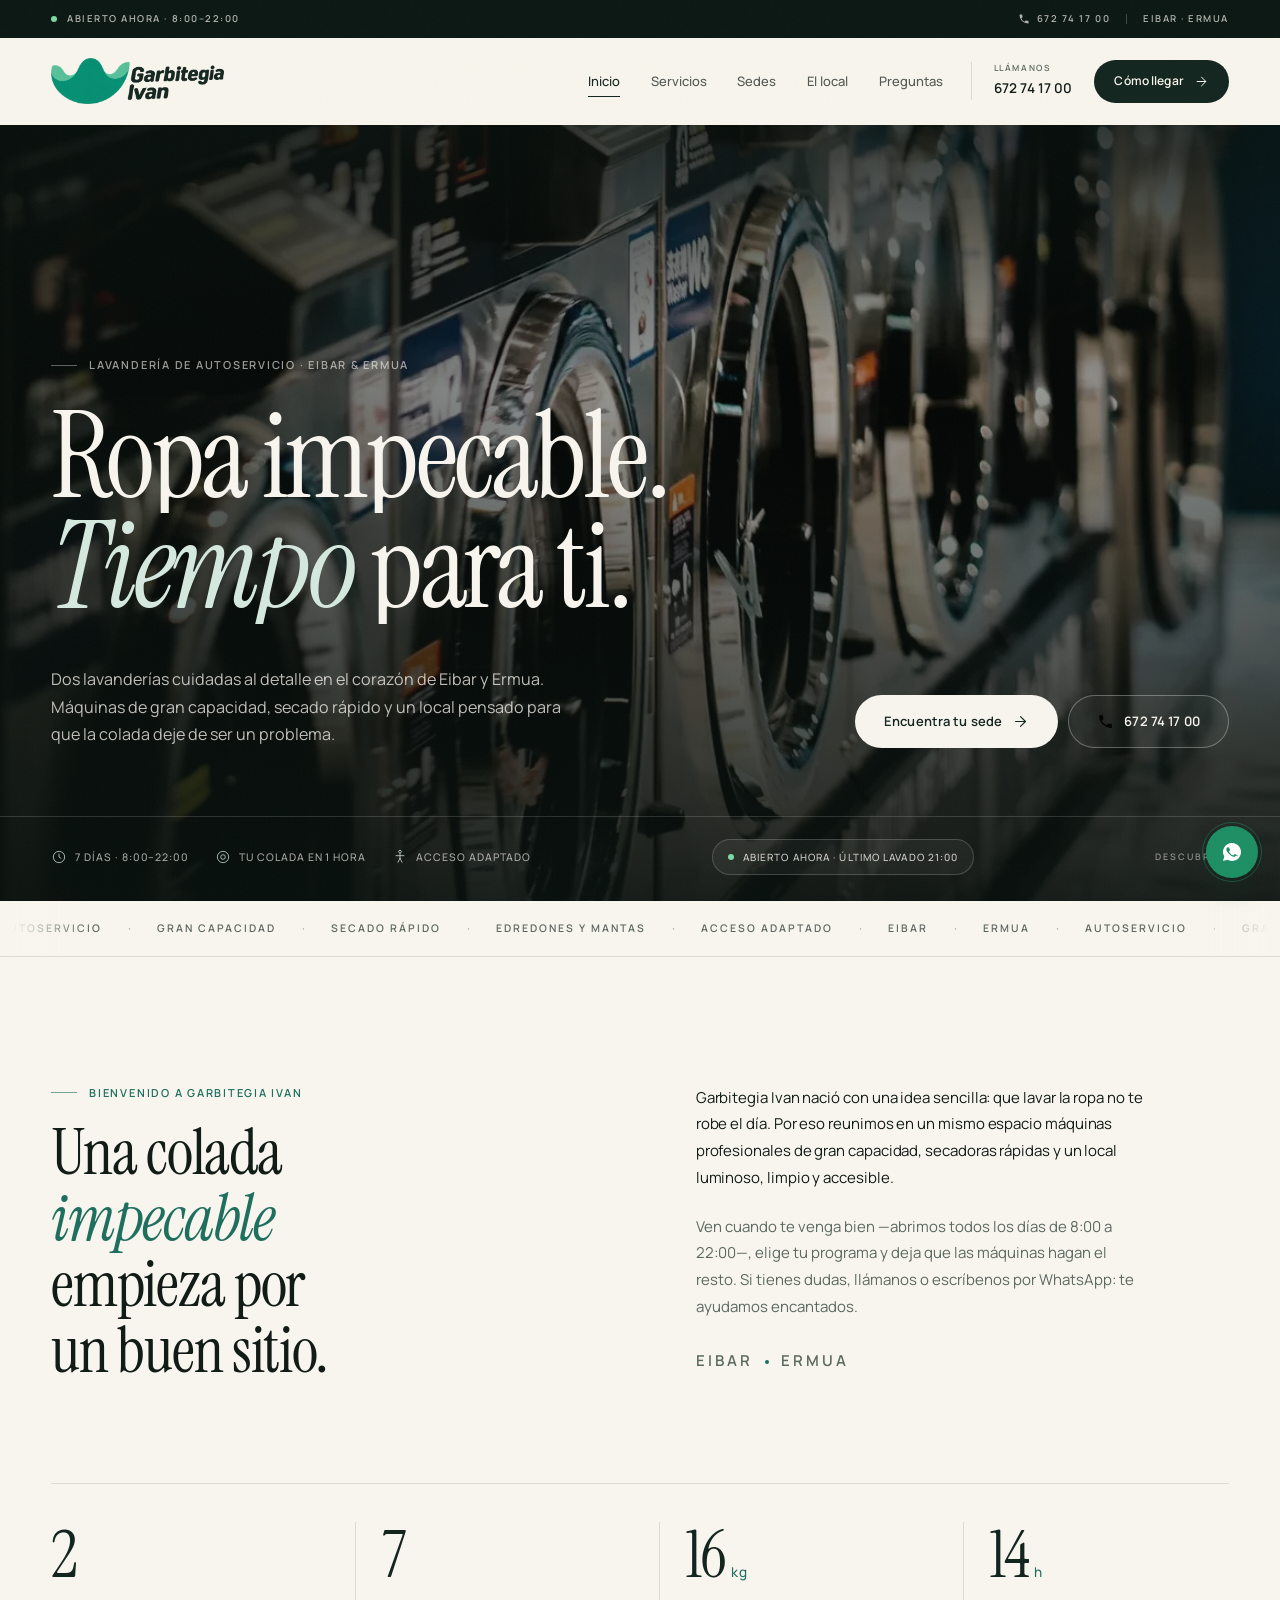
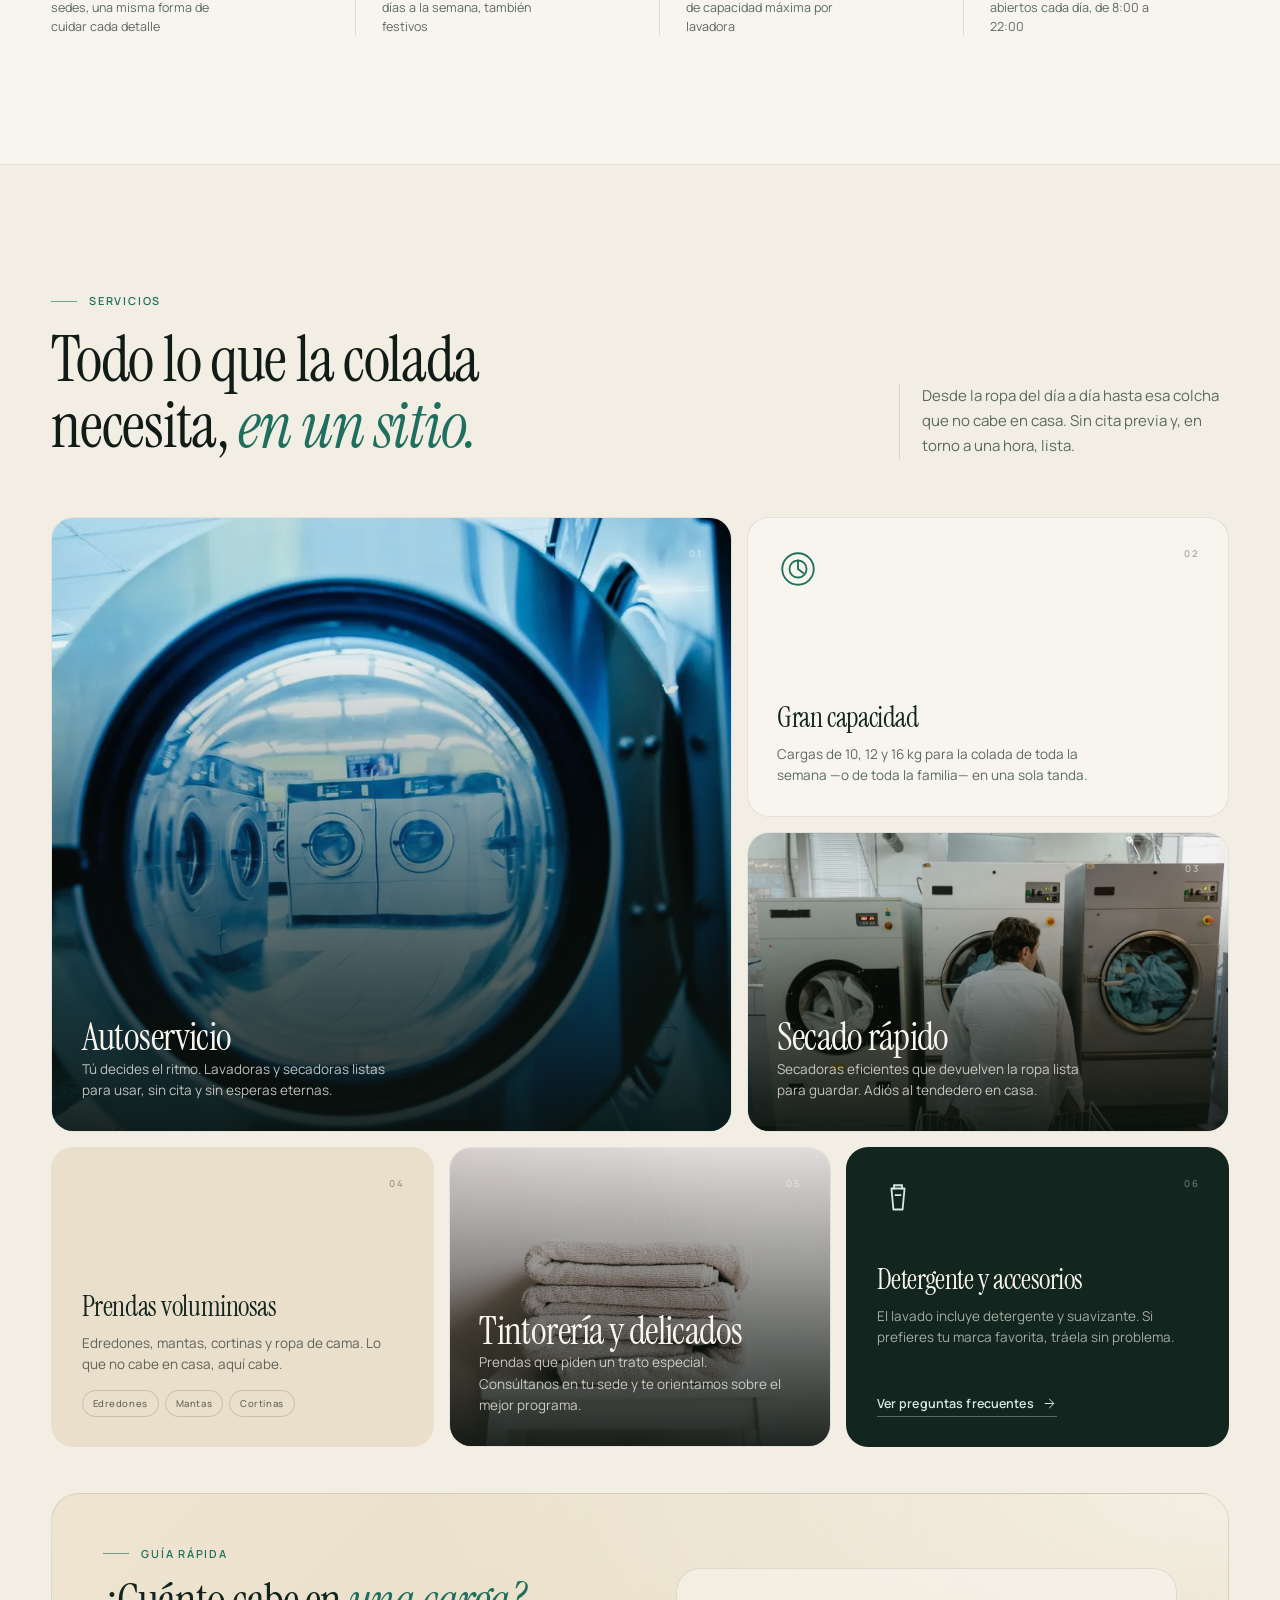
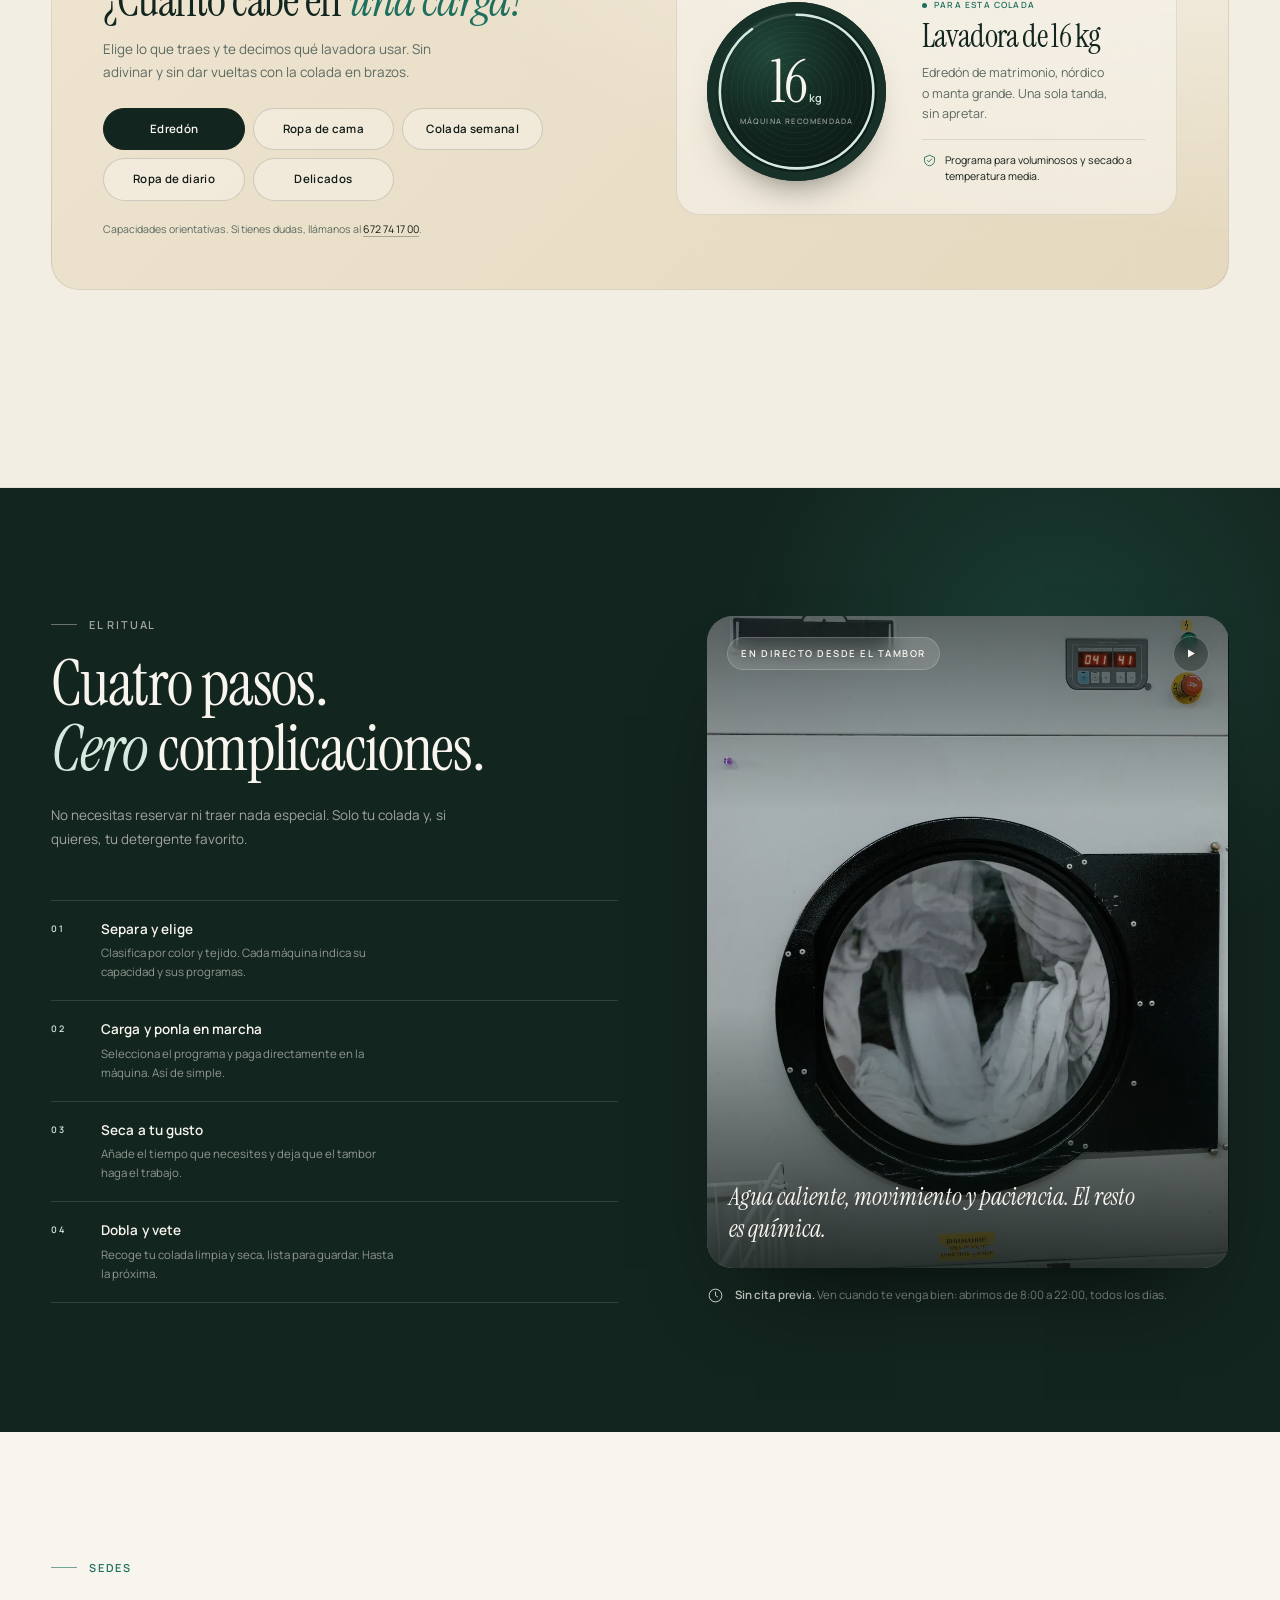
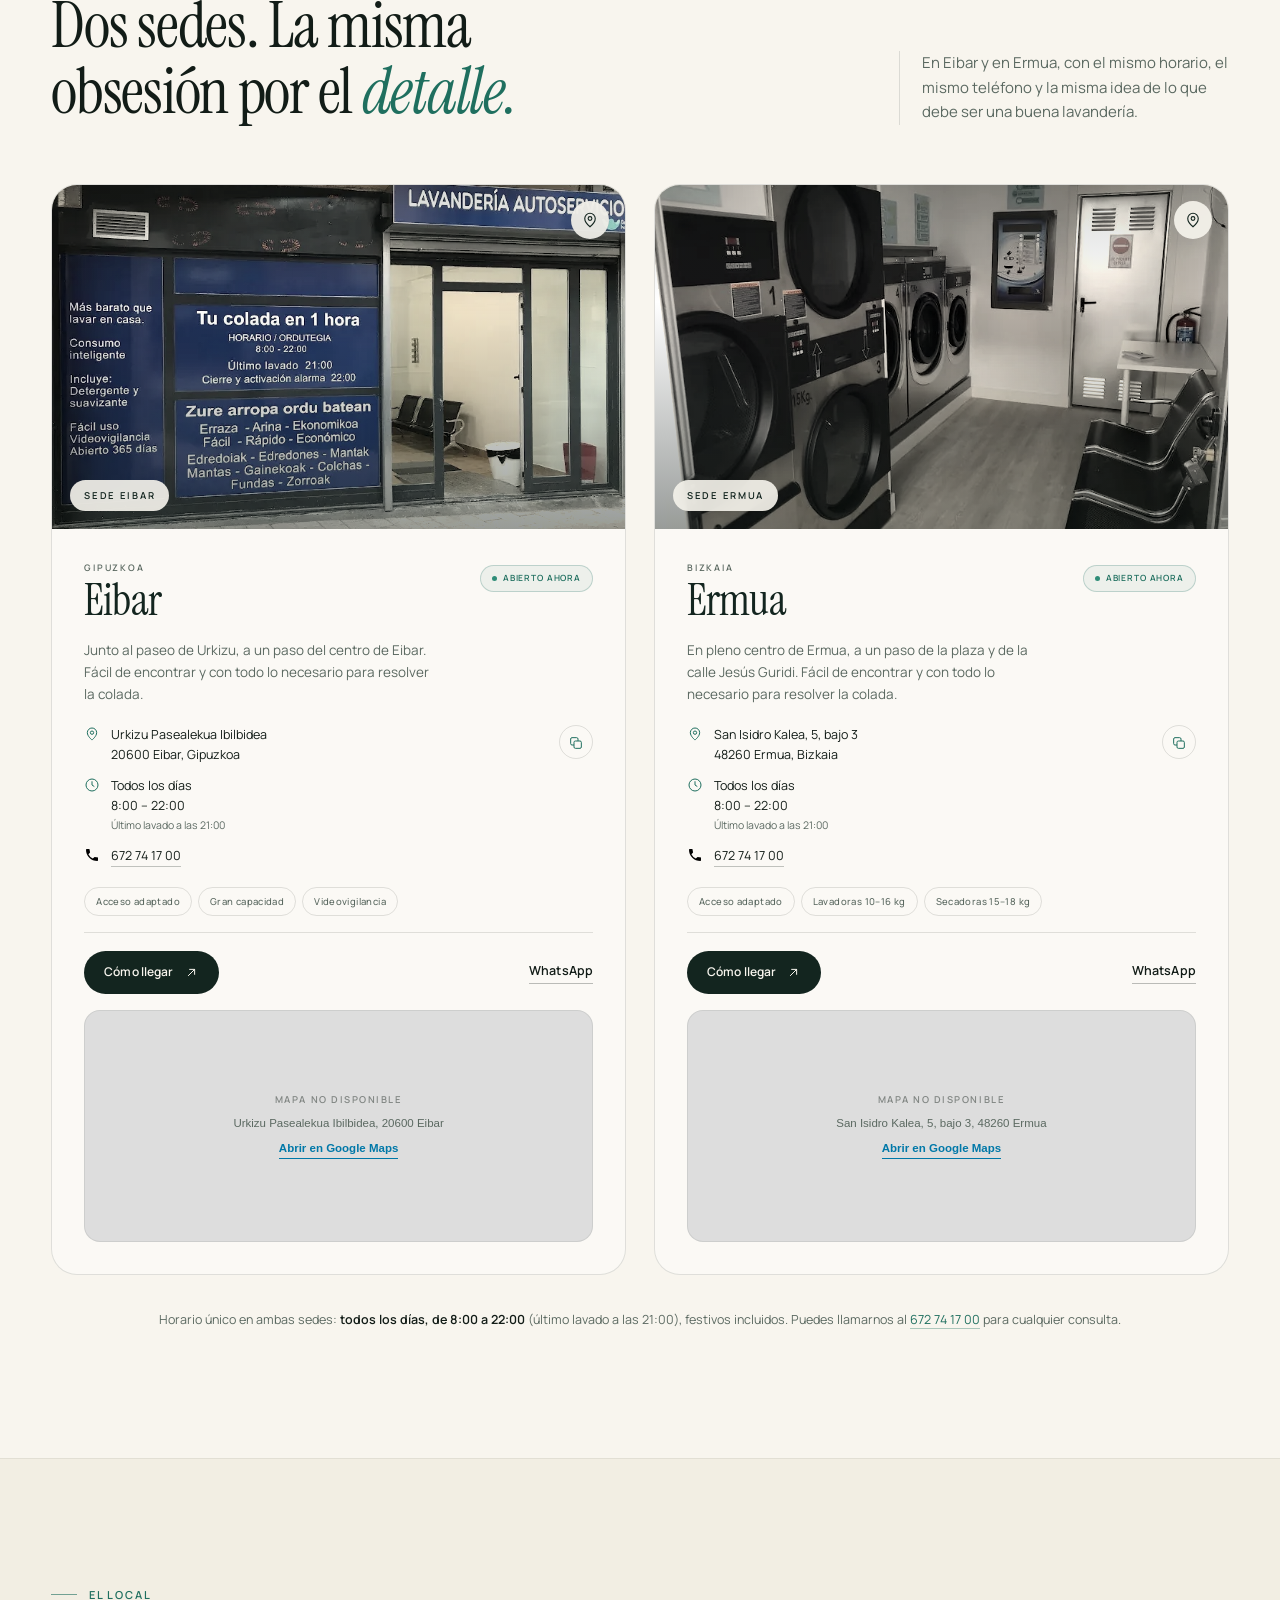
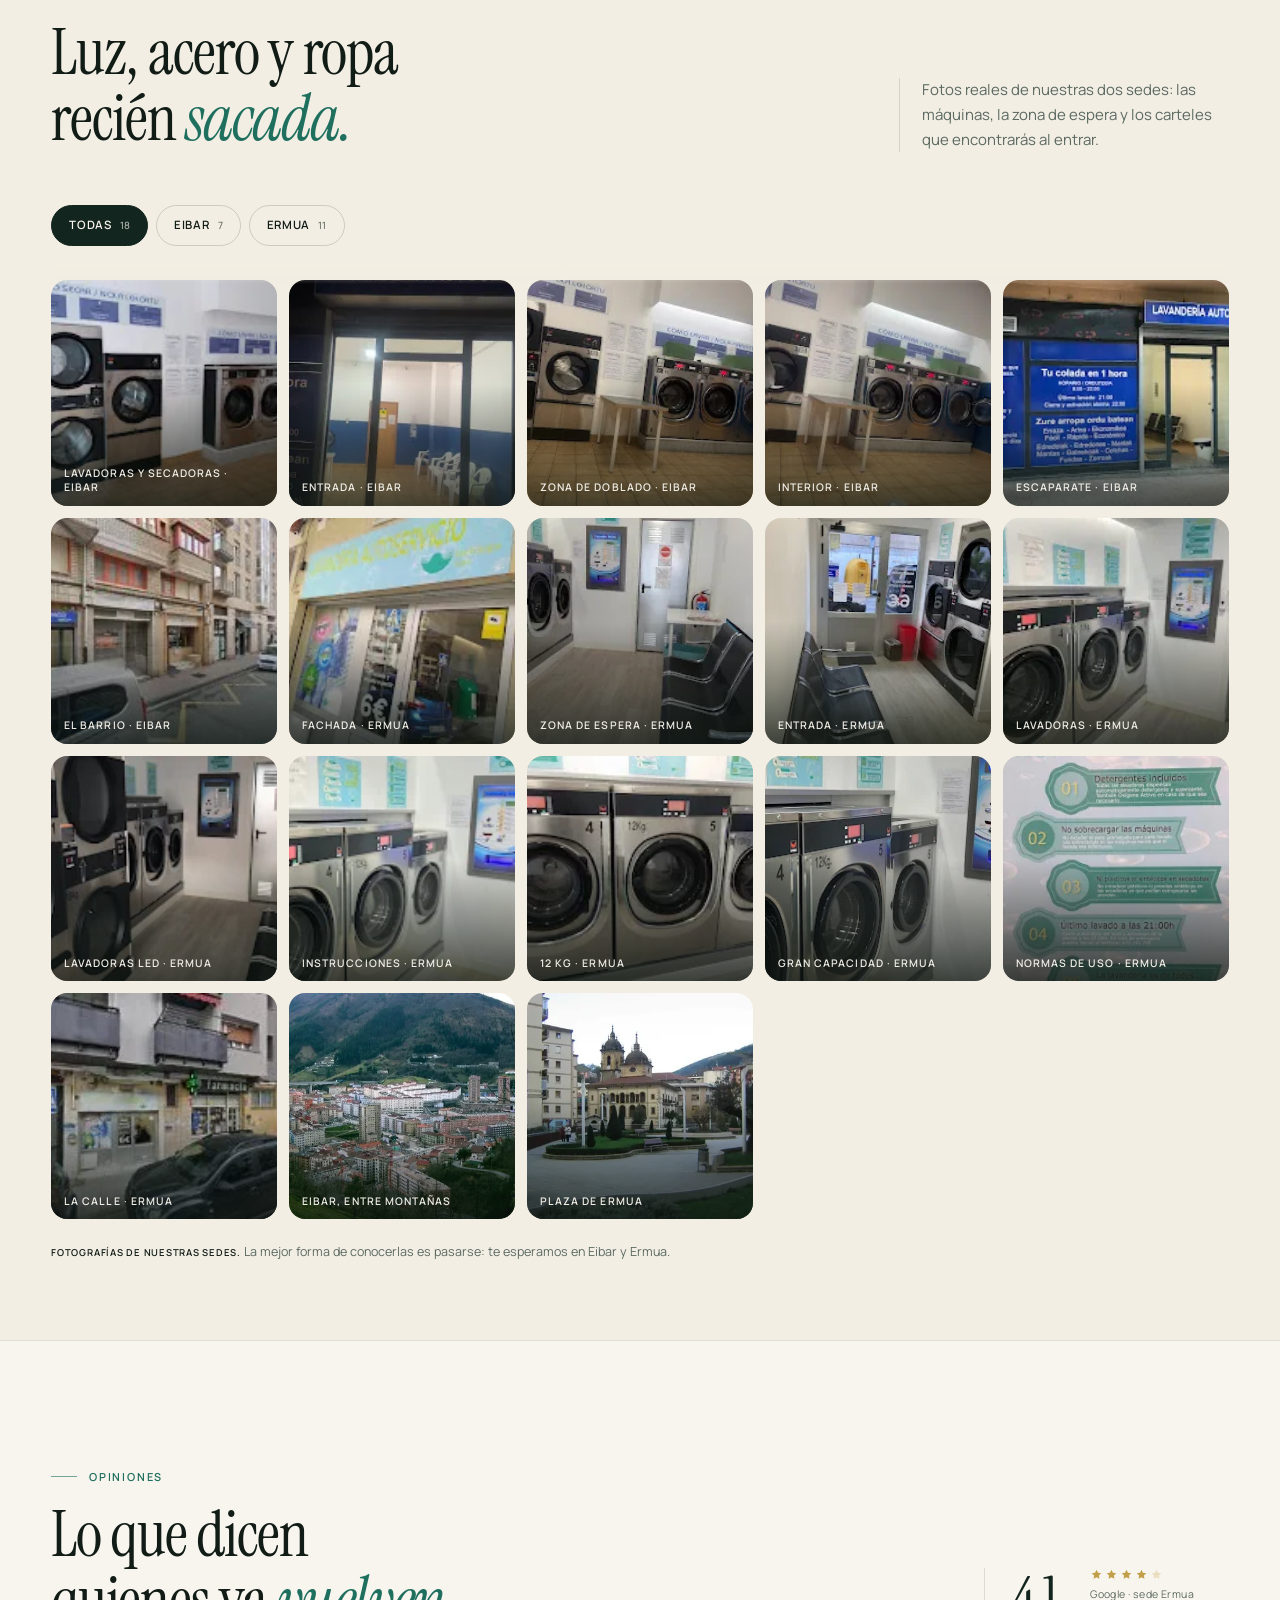
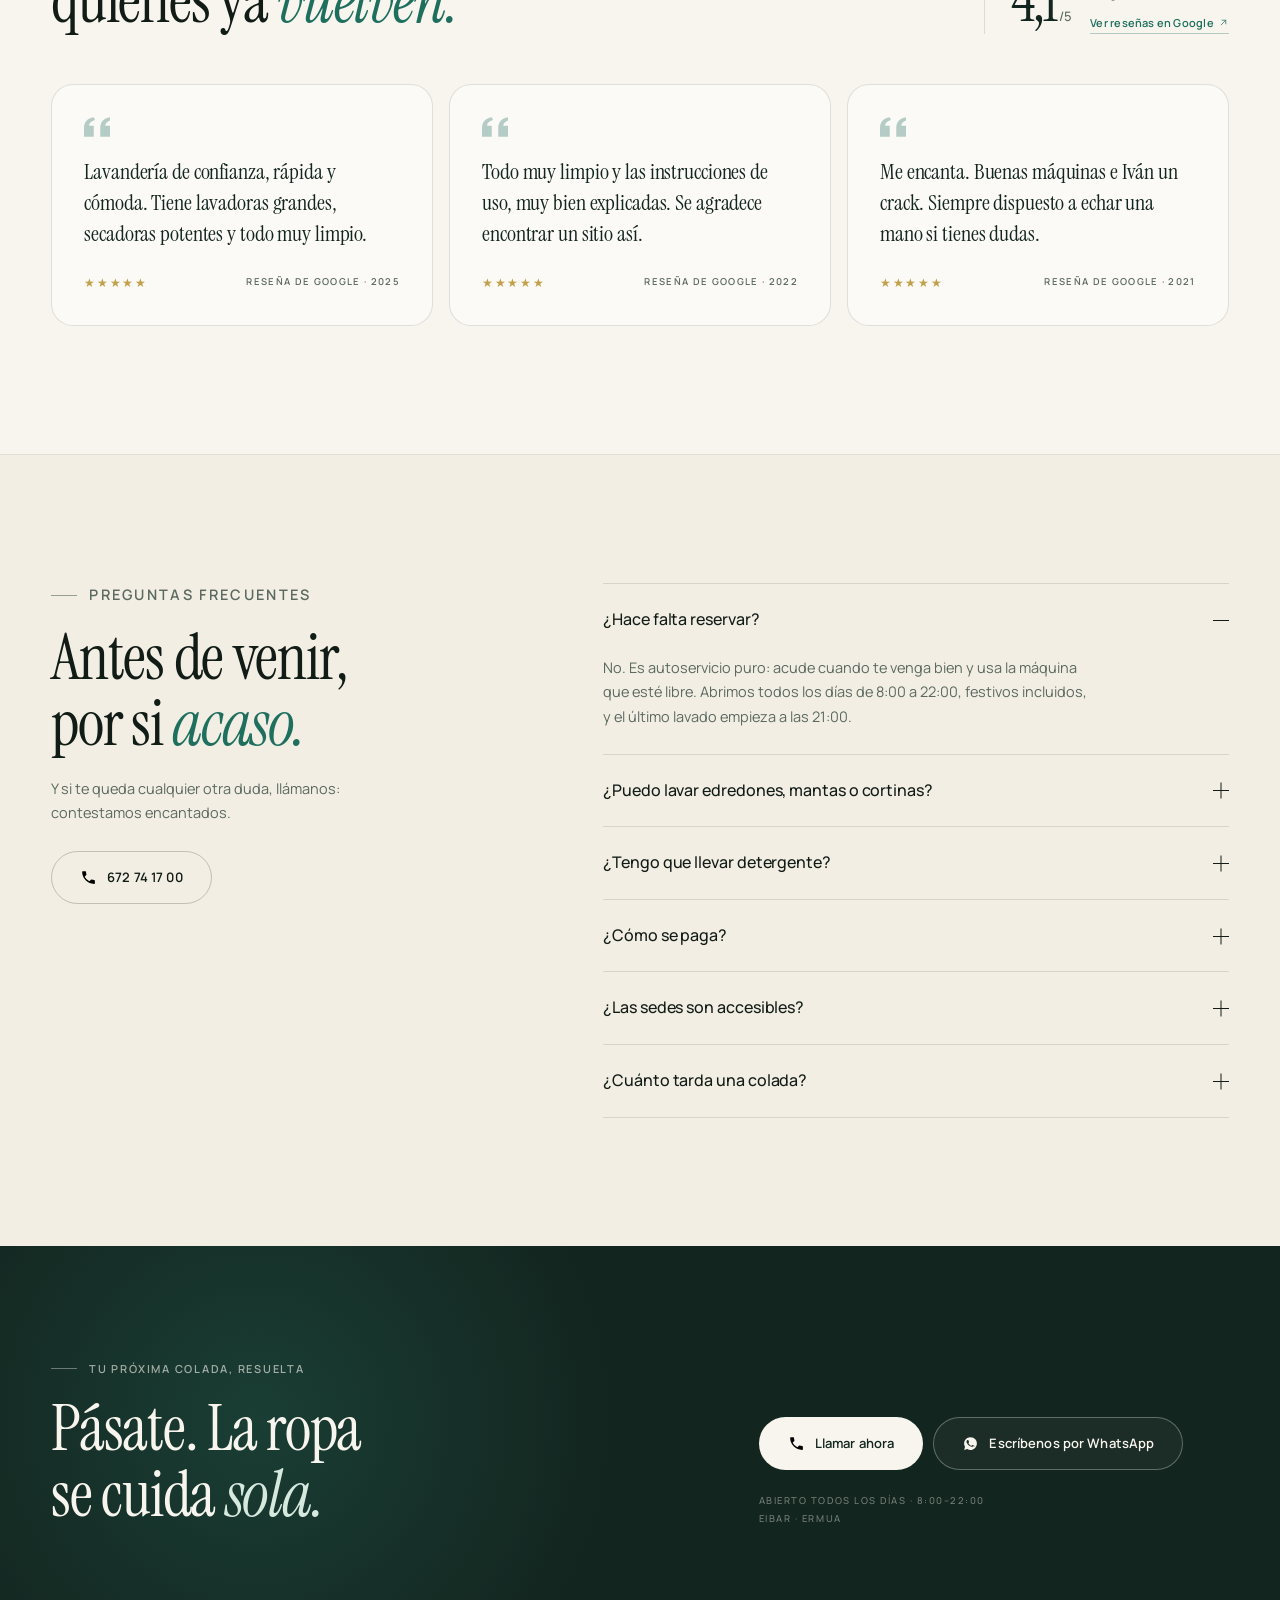
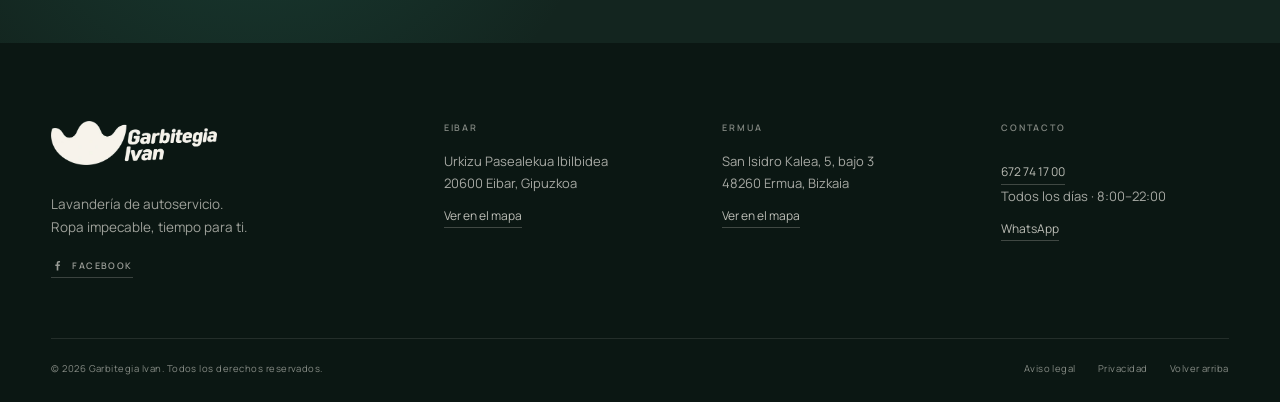
<file: index.html>
<!DOCTYPE html>
<html lang="es">
<head>
  <meta charset="utf-8">
  <meta name="viewport" content="width=device-width, initial-scale=1">
  <meta name="color-scheme" content="light">
  <script>document.documentElement.classList.add("js");</script>
  <title>Garbitegia Ivan — Lavandería de autoservicio en Eibar y Ermua</title>
  <meta name="description" content="Lavandería de autoservicio en Eibar y Ermua. Tu colada en 1 hora: máquinas de gran capacidad, secado rápido y acceso adaptado. Abierto todos los días de 8:00 a 22:00. Tel. 672 74 17 00.">
  <meta name="theme-color" content="#13251F">
  <meta name="robots" content="index, follow">

  <meta property="og:type" content="website">
  <meta property="og:locale" content="es_ES">
  <meta property="og:site_name" content="Garbitegia Ivan">
  <meta property="og:title" content="Garbitegia Ivan — Lavandería de autoservicio en Eibar y Ermua">
  <meta property="og:description" content="Ropa impecable, tiempo para ti. Dos lavanderías de autoservicio en Eibar y Ermua, con máquinas de gran capacidad y tu colada lista en una hora. Abierto todos los días, de 8:00 a 22:00.">
  <meta property="og:image" content="assets/img/og-garbitegia.jpg">
  <meta property="og:image:width" content="1200">
  <meta property="og:image:height" content="630">
  <meta property="og:image:alt" content="Garbitegia Ivan, lavandería de autoservicio en Eibar y Ermua">
  <meta name="twitter:card" content="summary_large_image">
  <meta name="twitter:image" content="assets/img/og-garbitegia.jpg">

  <link rel="icon" href="assets/favicon.svg" type="image/svg+xml">
  <link rel="icon" type="image/png" sizes="32x32" href="assets/favicon-32.png">
  <link rel="icon" type="image/png" sizes="512x512" href="assets/favicon-512.png">
  <link rel="apple-touch-icon" href="assets/apple-touch-icon.png">
  <link rel="manifest" href="site.webmanifest">
  <link rel="preload" href="assets/fonts/manrope-variable.woff2" as="font" type="font/woff2" crossorigin>
  <link rel="preload" href="assets/fonts/instrument-serif-roman.woff2" as="font" type="font/woff2" crossorigin>
  <link rel="preload" href="assets/fonts/instrument-serif-italic.woff2" as="font" type="font/woff2" crossorigin>
  <link rel="preload" href="assets/img/hero-poster-wide.webp" as="image" type="image/webp" fetchpriority="high">
  <link rel="preload" href="assets/img/logo-garbitegia.webp" as="image" type="image/webp" fetchpriority="high">
  <link rel="stylesheet" href="assets/css/style.css?v=20261111">

  <script type="application/ld+json">
  {
    "@context": "https://schema.org",
    "@graph": [
      {
        "@type": "Organization",
        "@id": "#garbitegia-ivan",
        "name": "Garbitegia Ivan",
        "description": "Lavandería de autoservicio con dos sedes en Eibar y Ermua.",
        "telephone": "+34672741700",
        "sameAs": ["https://www.facebook.com/p/Lavander%C3%ADa-autoservicio-Eibar-100067397122493/"]
      },
      {
        "@type": "LaundryService",
        "name": "Garbitegia Ivan — Eibar",
        "image": "assets/img/eibar-escaparate.webp",
        "telephone": "+34672741700",
        "areaServed": [{"@type": "City", "name": "Eibar"}, {"@type": "City", "name": "Ermua"}],
        "address": {
          "@type": "PostalAddress",
          "streetAddress": "Urkizu Pasealekua Ibilbidea",
          "postalCode": "20600",
          "addressLocality": "Eibar",
          "addressRegion": "Gipuzkoa",
          "addressCountry": "ES"
        },
        "geo": { "@type": "GeoCoordinates", "latitude": 43.1866689, "longitude": -2.463282 },
        "openingHoursSpecification": {
          "@type": "OpeningHoursSpecification",
          "dayOfWeek": ["Monday","Tuesday","Wednesday","Thursday","Friday","Saturday","Sunday"],
          "opens": "08:00",
          "closes": "22:00"
        },
        "amenityFeature": { "@type": "LocationFeatureSpecification", "name": "Acceso adaptado", "value": true }
      },
      {
        "@type": "LaundryService",
        "name": "Garbitegia Ivan — Ermua",
        "image": "assets/img/ermua-fachada.webp",
        "telephone": "+34672741700",
        "areaServed": [{"@type": "City", "name": "Eibar"}, {"@type": "City", "name": "Ermua"}],
        "address": {
          "@type": "PostalAddress",
          "streetAddress": "San Isidro Kalea, 5, bajo 3",
          "postalCode": "48260",
          "addressLocality": "Ermua",
          "addressRegion": "Bizkaia",
          "addressCountry": "ES"
        },
        "geo": { "@type": "GeoCoordinates", "latitude": 43.1873227, "longitude": -2.5016709 },
        "openingHoursSpecification": {
          "@type": "OpeningHoursSpecification",
          "dayOfWeek": ["Monday","Tuesday","Wednesday","Thursday","Friday","Saturday","Sunday"],
          "opens": "08:00",
          "closes": "22:00"
        },
        "amenityFeature": { "@type": "LocationFeatureSpecification", "name": "Acceso adaptado", "value": true }
      },
      {
        "@type": "WebSite",
        "@id": "#website",
        "name": "Garbitegia Ivan",
        "inLanguage": "es-ES",
        "publisher": { "@id": "#garbitegia-ivan" }
      },
      {
        "@type": "FAQPage",
        "@id": "#faq",
        "inLanguage": "es-ES",
        "mainEntity": [
          {
            "@type": "Question",
            "name": "¿Hace falta reservar?",
            "acceptedAnswer": { "@type": "Answer", "text": "No. Es autoservicio puro: acude cuando te venga bien y usa la máquina que esté libre. Abrimos todos los días de 8:00 a 22:00, festivos incluidos, y el último lavado empieza a las 21:00." }
          },
          {
            "@type": "Question",
            "name": "¿Puedo lavar edredones, mantas o cortinas?",
            "acceptedAnswer": { "@type": "Answer", "text": "Sí. Contamos con lavadoras de hasta 16 kg y secadoras de gran capacidad, pensadas para prendas voluminosas que no caben en una lavadora doméstica." }
          },
          {
            "@type": "Question",
            "name": "¿Tengo que llevar detergente?",
            "acceptedAnswer": { "@type": "Answer", "text": "Los programas incluyen detergente y suavizante. Si tienes una marca o un producto de confianza, puedes traerlo sin problema." }
          },
          {
            "@type": "Question",
            "name": "¿Cómo se paga?",
            "acceptedAnswer": { "@type": "Answer", "text": "El pago se realiza directamente en la máquina, de forma sencilla. Si es tu primera vez, pide ayuda al responsable y te explicamos el proceso en un minuto." }
          },
          {
            "@type": "Question",
            "name": "¿Las sedes son accesibles?",
            "acceptedAnswer": { "@type": "Answer", "text": "Sí. Tanto Eibar como Ermua cuentan con acceso adaptado para sillas de ruedas, y el espacio interior permite moverse con comodidad, también con carrito de bebé." }
          },
          {
            "@type": "Question",
            "name": "¿Cuánto tarda una colada?",
            "acceptedAnswer": { "@type": "Answer", "text": "Un lavado estándar ronda la hora, como indica el cartel de la tienda. El secado depende del programa y del tipo de ropa; puedes ajustar el tiempo en la propia secadora." }
          }
        ]
      }
    ]
  }
  </script>
</head>
<body>
  <div class="scroll-progress" aria-hidden="true"><span id="scrollProgress"></span></div>
  <a class="skip-link" href="#main">Saltar al contenido</a>

  <div class="topbar">
    <div class="topbar__inner container">
      <p class="topbar__note">
        <span class="dot-live" aria-hidden="true"></span>
        <span data-topbar-status>Abierto todos los días · 8:00–22:00</span>
      </p>
      <div class="topbar__links">
        <a href="tel:+34672741700">
          <svg viewBox="0 0 24 24" aria-hidden="true"><path d="M6.6 10.8a15.1 15.1 0 0 0 6.6 6.6l2.2-2.2a1 1 0 0 1 1-.25 11.4 11.4 0 0 0 3.6.57 1 1 0 0 1 1 1V20a1 1 0 0 1-1 1A17 17 0 0 1 3 4a1 1 0 0 1 1-1h3.5a1 1 0 0 1 1 1 11.4 11.4 0 0 0 .57 3.6 1 1 0 0 1-.25 1Z"/></svg>
          672 74 17 00
        </a>
        <span class="topbar__sep" aria-hidden="true"></span>
        <span>Eibar · Ermua</span>
      </div>
    </div>
  </div>

  <header class="site-header" id="siteHeader">
    <div class="container site-header__inner">
      <a class="brand" href="#inicio" aria-label="Garbitegia Ivan, inicio">
        <img class="brand__logo" src="assets/img/logo-garbitegia.webp" width="560" height="149" alt="Garbitegia Ivan" fetchpriority="high" decoding="async">
      </a>

      <nav class="nav" aria-label="Navegación principal">
        <a href="#inicio" class="nav__link is-active">Inicio</a>
        <a href="#servicios" class="nav__link">Servicios</a>
        <a href="#sedes" class="nav__link">Sedes</a>
        <a href="#local" class="nav__link">El local</a>
        <a href="#preguntas" class="nav__link">Preguntas</a>
      </nav>

      <div class="site-header__actions">
        <a class="header-call" href="tel:+34672741700">
          <span class="header-call__label">Llámanos</span>
          <span class="header-call__number">672 74 17 00</span>
        </a>
        <a class="btn btn--dark btn--sm header-cta" href="#sedes">
          <span>Cómo llegar</span>
          <svg viewBox="0 0 24 24" aria-hidden="true"><path d="M5 12h13M12 5l7 7-7 7" fill="none" stroke="currentColor" stroke-width="1.6" stroke-linecap="round" stroke-linejoin="round"/></svg>
        </a>
        <button class="burger" id="burger" aria-label="Abrir menú" aria-expanded="false" aria-controls="mobileMenu">
          <span></span><span></span>
        </button>
      </div>
    </div>
  </header>

  <noscript>
    <nav class="fallback-nav container" aria-label="Navegación">
      <a href="#inicio">Inicio</a>
      <a href="#servicios">Servicios</a>
      <a href="#sedes">Sedes</a>
      <a href="#local">El local</a>
      <a href="#preguntas">Preguntas</a>
      <a href="tel:+34672741700">672 74 17 00</a>
    </nav>
  </noscript>

  <div class="mobile-menu" id="mobileMenu" role="dialog" aria-modal="true" aria-label="Menú de navegación" aria-hidden="true">
    <div class="mobile-menu__inner">
      <nav class="mobile-menu__nav" aria-label="Navegación móvil">
        <a href="#inicio"><span>01</span>Inicio</a>
        <a href="#servicios"><span>02</span>Servicios</a>
        <a href="#sedes"><span>03</span>Sedes</a>
        <a href="#local"><span>04</span>El local</a>
        <a href="#preguntas"><span>05</span>Preguntas</a>
      </nav>
      <div class="mobile-menu__foot">
        <a class="mobile-menu__phone" href="tel:+34672741700">672 74 17 00</a>
        <p>Eibar · Urkizu Pasealekua<br>Ermua · San Isidro Kalea, 5</p>
        <p class="mobile-menu__hours">Abierto todos los días · 8:00–22:00</p>
      </div>
    </div>
  </div>

  <main id="main">
    <section class="hero" id="inicio">
      <div class="hero__media" aria-hidden="true">
        <video id="heroVideo" class="hero__video" muted loop playsinline preload="none" poster="assets/img/hero-poster-wide.webp">
          <source data-src="assets/video/launderette.mp4" type="video/mp4">
        </video>
      </div>
      <div class="hero__scrim" aria-hidden="true"></div>

      <div class="container hero__inner">
        <p class="eyebrow eyebrow--light hero__eyebrow">Lavandería de autoservicio · Eibar &amp; Ermua</p>

        <h1 class="hero__title">
          <span class="hero__line"><span>Ropa impecable.</span></span>
          <span class="hero__line"><span><em>Tiempo</em> para ti.</span></span>
        </h1>

        <div class="hero__lower">
          <p class="hero__lead">
            Dos lavanderías cuidadas al detalle en el corazón de Eibar y Ermua.
            Máquinas de gran capacidad, secado rápido y un local pensado para que
            la colada deje de ser un problema.
          </p>
          <div class="hero__cta">
            <a class="btn btn--light" href="#sedes">
              <span>Encuentra tu sede</span>
              <svg viewBox="0 0 24 24" aria-hidden="true"><path d="M5 12h13M12 5l7 7-7 7" fill="none" stroke="currentColor" stroke-width="1.6" stroke-linecap="round" stroke-linejoin="round"/></svg>
            </a>
            <a class="btn btn--ghost-light" href="tel:+34672741700">
              <svg viewBox="0 0 24 24" aria-hidden="true"><path d="M6.6 10.8a15.1 15.1 0 0 0 6.6 6.6l2.2-2.2a1 1 0 0 1 1-.25 11.4 11.4 0 0 0 3.6.57 1 1 0 0 1 1 1V20a1 1 0 0 1-1 1A17 17 0 0 1 3 4a1 1 0 0 1 1-1h3.5a1 1 0 0 1 1 1 11.4 11.4 0 0 0 .57 3.6 1 1 0 0 1-.25 1Z"/></svg>
              <span>672 74 17 00</span>
            </a>
          </div>
        </div>
      </div>

      <div class="container hero__bottom">
        <ul class="hero__facts">
          <li><svg viewBox="0 0 24 24" aria-hidden="true"><circle cx="12" cy="12" r="8.5" fill="none" stroke="currentColor" stroke-width="1.4"/><path d="M12 7.5V12l3 2" fill="none" stroke="currentColor" stroke-width="1.4" stroke-linecap="round"/></svg> 7 días · 8:00–22:00</li>
          <li><svg viewBox="0 0 24 24" aria-hidden="true"><circle cx="12" cy="12" r="8.5" fill="none" stroke="currentColor" stroke-width="1.4"/><circle cx="12" cy="12" r="3.5" fill="none" stroke="currentColor" stroke-width="1.4"/></svg> Tu colada en 1 hora</li>
          <li><svg viewBox="0 0 24 24" aria-hidden="true"><circle cx="12" cy="4" r="2" fill="none" stroke="currentColor" stroke-width="1.4"/><path d="M12 7v7m0 0-3 6m3-6 3 6M6 10h12" fill="none" stroke="currentColor" stroke-width="1.4" stroke-linecap="round"/></svg> Acceso adaptado</li>
        </ul>
        <div class="hero__status" id="openStatus" data-open-status role="status" aria-live="polite">
          <span class="dot-live" aria-hidden="true"></span>
          <span data-status-text>Abierto hasta las 22:00</span>
        </div>
        <a class="hero__scroll" href="#nosotros" aria-label="Desliza para descubrir más">
          <span>Descubre</span>
          <span class="hero__scroll-line" aria-hidden="true"></span>
        </a>
      </div>
    </section>

    <div class="marquee" aria-hidden="true">
      <div class="marquee__track">
        <span>Autoservicio</span><i>·</i><span>Gran capacidad</span><i>·</i><span>Secado rápido</span><i>·</i><span>Edredones y mantas</span><i>·</i><span>Acceso adaptado</span><i>·</i><span>Eibar</span><i>·</i><span>Ermua</span><i>·</i>
        <span>Autoservicio</span><i>·</i><span>Gran capacidad</span><i>·</i><span>Secado rápido</span><i>·</i><span>Edredones y mantas</span><i>·</i><span>Acceso adaptado</span><i>·</i><span>Eibar</span><i>·</i><span>Ermua</span><i>·</i>
      </div>
    </div>

    <section class="section intro" id="nosotros">
      <div class="container intro__grid">
        <div class="intro__statement" data-reveal>
          <p class="eyebrow">Bienvenido a Garbitegia Ivan</p>
          <h2 class="display">Una colada <em>impecable</em> empieza por un buen sitio.</h2>
        </div>

        <div class="intro__copy" data-reveal data-delay="1">
          <p class="lead">
            Garbitegia Ivan nació con una idea sencilla: que lavar la ropa no te
            robe el día. Por eso reunimos en un mismo espacio máquinas
            profesionales de gran capacidad, secadoras rápidas y un local
            luminoso, limpio y accesible.
          </p>
          <p>
            Ven cuando te venga bien —abrimos todos los días de 8:00 a 22:00—,
            elige tu programa y deja que las máquinas hagan el resto. Si tienes
            dudas, llámanos o escríbenos por WhatsApp: te ayudamos encantados.
          </p>
          <p class="intro__signature">
            <span>Eibar</span><span class="intro__signature-dot" aria-hidden="true"></span><span>Ermua</span>
          </p>
        </div>
      </div>

      <div class="container">
        <dl class="stats" data-reveal>
          <div class="stat">
            <dt><span data-count="2">2</span></dt>
            <dd>sedes, una misma forma de cuidar cada detalle</dd>
          </div>
          <div class="stat">
            <dt><span data-count="7">7</span></dt>
            <dd>días a la semana, también festivos</dd>
          </div>
          <div class="stat">
            <dt><span data-count="16">16</span><span class="stat__unit">kg</span></dt>
            <dd>de capacidad máxima por lavadora</dd>
          </div>
          <div class="stat">
            <dt><span data-count="14">14</span><span class="stat__unit">h</span></dt>
            <dd>abiertos cada día, de 8:00 a 22:00</dd>
          </div>
        </dl>
      </div>
    </section>

    <section class="section services" id="servicios">
      <div class="container">
        <header class="section-head" data-reveal>
          <div>
            <p class="eyebrow">Servicios</p>
            <h2 class="display">Todo lo que la colada<br>necesita, <em>en un sitio.</em></h2>
          </div>
          <p class="section-head__aside">
            Desde la ropa del día a día hasta esa colcha que no cabe en casa.
            Sin cita previa y, en torno a una hora, lista.
          </p>
        </header>

        <div class="bento">
          <article class="bento__card bento__card--feature" data-reveal>
            <img class="bento__img" src="assets/img/interior-machines.webp" width="1200" height="800" alt="Interior de una lavandería de autoservicio con una hilera de lavadoras profesionales" loading="lazy" decoding="async">
            <div class="bento__veil" aria-hidden="true"></div>
            <div class="bento__body">
              <span class="bento__num">01</span>
              <h3 class="bento__title">Autoservicio</h3>
              <p>Tú decides el ritmo. Lavadoras y secadoras listas para usar, sin cita y sin esperas eternas.</p>
            </div>
          </article>

          <article class="bento__card" data-reveal data-delay="1">
            <div class="bento__icon" aria-hidden="true">
              <svg viewBox="0 0 32 32"><circle cx="16" cy="16" r="12" fill="none" stroke="currentColor" stroke-width="1.4"/><circle cx="16" cy="16" r="6.5" fill="none" stroke="currentColor" stroke-width="1.4"/><path d="M16 9.5v6.5l4 3" fill="none" stroke="currentColor" stroke-width="1.4" stroke-linecap="round"/></svg>
            </div>
            <span class="bento__num">02</span>
            <h3 class="bento__title">Gran capacidad</h3>
            <p>Cargas de 10, 12 y 16 kg para la colada de toda la semana —o de toda la familia— en una sola tanda.</p>
          </article>

          <article class="bento__card" data-reveal data-delay="2">
            <img class="bento__img" src="assets/img/service-industrial.webp" width="1200" height="800" alt="Secadoras profesionales de gran capacidad con ropa en el tambor" loading="lazy" decoding="async">
            <div class="bento__veil" aria-hidden="true"></div>
            <div class="bento__body">
              <span class="bento__num">03</span>
              <h3 class="bento__title">Secado rápido</h3>
              <p>Secadoras eficientes que devuelven la ropa lista para guardar. Adiós al tendedero en casa.</p>
            </div>
          </article>

          <article class="bento__card bento__card--sand" data-reveal>
            <span class="bento__num">04</span>
            <h3 class="bento__title">Prendas voluminosas</h3>
            <p>Edredones, mantas, cortinas y ropa de cama. Lo que no cabe en casa, aquí cabe.</p>
            <div class="bento__tags">
              <span>Edredones</span><span>Mantas</span><span>Cortinas</span>
            </div>
          </article>

          <article class="bento__card" data-reveal data-delay="1">
            <img class="bento__img" src="assets/img/towels-folded.webp" width="1100" height="733" alt="Toallas dobladas en tonos neutros, apiladas con esmero" loading="lazy" decoding="async">
            <div class="bento__veil" aria-hidden="true"></div>
            <div class="bento__body">
              <span class="bento__num">05</span>
              <h3 class="bento__title">Tintorería y delicados</h3>
              <p>Prendas que piden un trato especial. Consúltanos en tu sede y te orientamos sobre el mejor programa.</p>
            </div>
          </article>

          <article class="bento__card bento__card--deep" data-reveal data-delay="2">
            <div class="bento__icon" aria-hidden="true">
              <svg viewBox="0 0 32 32"><path d="M11 8h10l-1.5 16h-7L11 8Z" fill="none" stroke="currentColor" stroke-width="1.4" stroke-linejoin="round"/><path d="M13 8V5.5h6V8M14 13h4" fill="none" stroke="currentColor" stroke-width="1.4" stroke-linecap="round"/></svg>
            </div>
            <span class="bento__num">06</span>
            <h3 class="bento__title">Detergente y accesorios</h3>
            <p>El lavado incluye detergente y suavizante. Si prefieres tu marca favorita, tráela sin problema.</p>
            <a class="text-link text-link--light" href="#preguntas">Ver preguntas frecuentes
              <svg viewBox="0 0 24 24" aria-hidden="true"><path d="M5 12h13M12 5l7 7-7 7" fill="none" stroke="currentColor" stroke-width="1.6" stroke-linecap="round" stroke-linejoin="round"/></svg>
            </a>
          </article>
        </div>

        <div class="load-finder" data-load-finder data-reveal>
          <div class="load-finder__intro">
            <p class="eyebrow">Guía rápida</p>
            <h3 class="load-finder__title" id="loadFinderTitle">¿Cuánto cabe en <em>una carga?</em></h3>
            <p class="load-finder__lead">Elige lo que traes y te decimos qué lavadora usar. Sin adivinar y sin dar vueltas con la colada en brazos.</p>

            <div class="load-options" role="group" aria-label="Elige lo que vas a lavar">
              <button class="load-option is-active" type="button" data-load="edredon" aria-pressed="true">Edredón</button>
              <button class="load-option" type="button" data-load="cama" aria-pressed="false">Ropa de cama</button>
              <button class="load-option" type="button" data-load="semanal" aria-pressed="false">Colada semanal</button>
              <button class="load-option" type="button" data-load="diario" aria-pressed="false">Ropa de diario</button>
              <button class="load-option" type="button" data-load="delicado" aria-pressed="false">Delicados</button>
            </div>

            <p class="load-finder__note">Capacidades orientativas. Si tienes dudas, llámanos al <a href="tel:+34672741700">672 74 17 00</a>.</p>
          </div>

          <div class="load-finder__result" aria-live="polite">
            <div class="load-drum" data-load-drum role="img" aria-label="Capacidad recomendada: 16 kilos">
              <svg viewBox="0 0 140 140" aria-hidden="true">
                <circle class="load-drum__track" cx="70" cy="70" r="60"></circle>
                <circle class="load-drum__ring" cx="70" cy="70" r="60" data-load-ring></circle>
              </svg>
              <span class="load-drum__dots" aria-hidden="true"></span>
              <span class="load-drum__center">
                <span class="load-drum__kg"><strong data-load-kg>16</strong><span>kg</span></span>
                <span class="load-drum__caption">Máquina recomendada</span>
              </span>
            </div>

            <div class="load-result">
              <p class="load-result__kicker"><span class="dot-live" aria-hidden="true"></span> Para esta colada</p>
              <h4 data-load-title>Lavadora de 16 kg</h4>
              <p class="load-result__desc" data-load-desc>Edredón de matrimonio, nórdico o manta grande. Una sola tanda, sin apretar.</p>
              <p class="load-result__tip">
                <svg viewBox="0 0 24 24" aria-hidden="true"><path d="M12 3.5 20 7v5.2c0 4.4-3.4 7.4-8 8.3-4.6-.9-8-3.9-8-8.3V7l8-3.5Z" fill="none" stroke="currentColor" stroke-width="1.4" stroke-linejoin="round"/><path d="m8.6 12 2.3 2.3 4.6-4.7" fill="none" stroke="currentColor" stroke-width="1.5" stroke-linecap="round" stroke-linejoin="round"/></svg>
                <span data-load-tip>Programa para voluminosos y secado a temperatura media.</span>
              </p>
            </div>
          </div>
        </div>

        <p class="services__note" data-reveal>
          <svg viewBox="0 0 24 24" aria-hidden="true"><circle cx="12" cy="12" r="9" fill="none" stroke="currentColor" stroke-width="1.4"/><path d="M12 11v5M12 8h.01" fill="none" stroke="currentColor" stroke-width="1.6" stroke-linecap="round"/></svg>
          Cada sede cuenta con acceso adaptado para sillas de ruedas. ¿Alguna necesidad concreta? Llámanos antes de venir.
        </p>
      </div>
    </section>

    <section class="section ritual" id="como-funciona">
      <div class="container ritual__grid">
        <div class="ritual__content">
          <p class="eyebrow eyebrow--light" data-reveal>El ritual</p>
          <h2 class="display display--light" data-reveal>Cuatro pasos.<br><em>Cero</em> complicaciones.</h2>
          <p class="ritual__lead" data-reveal>
            No necesitas reservar ni traer nada especial. Solo tu colada y, si
            quieres, tu detergente favorito.
          </p>

          <ol class="steps" data-reveal>
            <li class="step">
              <span class="step__num">01</span>
              <div>
                <h3>Separa y elige</h3>
                <p>Clasifica por color y tejido. Cada máquina indica su capacidad y sus programas.</p>
              </div>
            </li>
            <li class="step">
              <span class="step__num">02</span>
              <div>
                <h3>Carga y ponla en marcha</h3>
                <p>Selecciona el programa y paga directamente en la máquina. Así de simple.</p>
              </div>
            </li>
            <li class="step">
              <span class="step__num">03</span>
              <div>
                <h3>Seca a tu gusto</h3>
                <p>Añade el tiempo que necesites y deja que el tambor haga el trabajo.</p>
              </div>
            </li>
            <li class="step">
              <span class="step__num">04</span>
              <div>
                <h3>Dobla y vete</h3>
                <p>Recoge tu colada limpia y seca, lista para guardar. Hasta la próxima.</p>
              </div>
            </li>
          </ol>
        </div>

        <div class="ritual__media" data-reveal data-delay="1">
          <div class="ritual__frame">
            <video id="ritualVideo" class="ritual__video" muted loop playsinline preload="none" poster="assets/img/drum-detail.webp">
              <source src="assets/video/spinning.mp4" type="video/mp4">
            </video>
            <div class="ritual__frame-overlay" aria-hidden="true"></div>
            <div class="ritual__frame-top">
              <span class="chip chip--light">En directo desde el tambor</span>
              <button class="video-toggle" id="videoToggle" type="button" aria-label="Pausar vídeo" aria-pressed="false">
                <svg class="icon-pause" viewBox="0 0 24 24" aria-hidden="true"><path d="M9 6v12M15 6v12" fill="none" stroke="currentColor" stroke-width="1.8" stroke-linecap="round"/></svg>
                <svg class="icon-play" viewBox="0 0 24 24" aria-hidden="true"><path d="M8 5.5v13l11-6.5-11-6.5Z" fill="currentColor"/></svg>
              </button>
            </div>
            <p class="ritual__frame-caption">Agua caliente, movimiento y paciencia. El resto es química.</p>
          </div>
          <div class="ritual__note">
            <svg viewBox="0 0 24 24" aria-hidden="true"><circle cx="12" cy="12" r="9" fill="none" stroke="currentColor" stroke-width="1.3"/><path d="M12 7v5l3 2" fill="none" stroke="currentColor" stroke-width="1.3" stroke-linecap="round"/></svg>
            <p><strong>Sin cita previa.</strong> Ven cuando te venga bien: abrimos de 8:00 a 22:00, todos los días.</p>
          </div>
        </div>
      </div>
    </section>

    <section class="section locations" id="sedes">
      <div class="container">
        <header class="section-head" data-reveal>
          <div>
            <p class="eyebrow">Sedes</p>
            <h2 class="display">Dos sedes. La misma<br>obsesión por el <em>detalle.</em></h2>
          </div>
          <p class="section-head__aside">
            En Eibar y en Ermua, con el mismo horario, el mismo teléfono y la
            misma idea de lo que debe ser una buena lavandería.
          </p>
        </header>

        <div class="loc-grid">
          <article class="loc-card" data-reveal id="eibar">
            <figure class="loc-card__media">
              <img src="assets/img/sede-eibar-fachada.webp" width="800" height="600" alt="Fachada de la lavandería de autoservicio Garbitegia Ivan en Eibar" loading="lazy" decoding="async">
              <figcaption class="loc-card__badge">Sede Eibar</figcaption>
              <span class="loc-card__pin" aria-hidden="true">
                <svg viewBox="0 0 24 24"><path d="M12 21s7-5.6 7-11a7 7 0 1 0-14 0c0 5.4 7 11 7 11Z" fill="none" stroke="currentColor" stroke-width="1.5"/><circle cx="12" cy="10" r="2.5" fill="none" stroke="currentColor" stroke-width="1.5"/></svg>
              </span>
            </figure>

            <div class="loc-card__body">
              <div class="loc-card__head">
                <div>
                  <p class="loc-card__kicker">Gipuzkoa</p>
                  <h3 class="loc-card__title">Eibar</h3>
                </div>
                <span class="status-pill" data-open-status><span class="dot-live" aria-hidden="true"></span><span data-status-text>Abierto</span></span>
              </div>

              <p class="loc-card__desc">Junto al paseo de Urkizu, a un paso del centro de Eibar. Fácil de encontrar y con todo lo necesario para resolver la colada.</p>

              <ul class="loc-card__details">
                <li>
                  <svg viewBox="0 0 24 24" aria-hidden="true"><path d="M12 21s7-5.6 7-11a7 7 0 1 0-14 0c0 5.4 7 11 7 11Z" fill="none" stroke="currentColor" stroke-width="1.5"/><circle cx="12" cy="10" r="2.5" fill="none" stroke="currentColor" stroke-width="1.5"/></svg>
                  <span>Urkizu Pasealekua Ibilbidea<br>20600 Eibar, Gipuzkoa</span>
                  <button class="copy-btn" type="button" data-copy="Urkizu Pasealekua Ibilbidea, 20600 Eibar, Gipuzkoa" aria-label="Copiar la dirección de la sede de Eibar" title="Copiar dirección">
                    <svg class="copy-btn__icon copy-btn__icon--copy" viewBox="0 0 24 24" aria-hidden="true"><rect x="9" y="9" width="11" height="11" rx="2" fill="none" stroke="currentColor" stroke-width="1.5"/><path d="M15 9V6a2 2 0 0 0-2-2H6a2 2 0 0 0-2 2v7a2 2 0 0 0 2 2h3" fill="none" stroke="currentColor" stroke-width="1.5"/></svg>
                    <svg class="copy-btn__icon copy-btn__icon--check" viewBox="0 0 24 24" aria-hidden="true"><path d="m5 12 5 5L20 7" fill="none" stroke="currentColor" stroke-width="2" stroke-linecap="round" stroke-linejoin="round"/></svg>
                  </button>
                </li>
                <li>
                  <svg viewBox="0 0 24 24" aria-hidden="true"><circle cx="12" cy="12" r="9" fill="none" stroke="currentColor" stroke-width="1.5"/><path d="M12 7v5l3 2" fill="none" stroke="currentColor" stroke-width="1.5" stroke-linecap="round"/></svg>
                  <span>Todos los días<br>8:00 – 22:00<br><em class="loc-card__small">Último lavado a las 21:00</em></span>
                </li>
                <li>
                  <svg viewBox="0 0 24 24" aria-hidden="true"><path d="M6.6 10.8a15.1 15.1 0 0 0 6.6 6.6l2.2-2.2a1 1 0 0 1 1-.25 11.4 11.4 0 0 0 3.6.57 1 1 0 0 1 1 1V20a1 1 0 0 1-1 1A17 17 0 0 1 3 4a1 1 0 0 1 1-1h3.5a1 1 0 0 1 1 1 11.4 11.4 0 0 0 .57 3.6 1 1 0 0 1-.25 1Z"/></svg>
                  <a href="tel:+34672741700">672 74 17 00</a>
                </li>
              </ul>

              <div class="loc-card__tags">
                <span>Acceso adaptado</span>
                <span>Gran capacidad</span>
                <span>Videovigilancia</span>
              </div>

              <div class="loc-card__actions">
                <a class="btn btn--dark btn--sm" href="https://www.google.com/maps/dir/?api=1&destination=Urkizu+Pasealekua+Ibilbidea,+20600+Eibar,+Gipuzkoa" target="_blank" rel="noopener">
                  <span>Cómo llegar</span>
                  <svg viewBox="0 0 24 24" aria-hidden="true"><path d="M7 17 17 7M9 7h8v8" fill="none" stroke="currentColor" stroke-width="1.6" stroke-linecap="round" stroke-linejoin="round"/></svg>
                </a>
                <a class="text-link" href="https://wa.me/34672741700?text=Hola%2C%20quiero%20informaci%C3%B3n%20sobre%20la%20lavander%C3%ADa%20de%20Eibar" target="_blank" rel="noopener">WhatsApp</a>
              </div>

              <div class="loc-card__map" id="mapEibar" role="region" aria-label="Mapa de la sede de Eibar">
                <noscript><div class="map-noscript"><span>Mapa de Eibar</span><a href="https://www.google.com/maps/dir/?api=1&amp;destination=Urkizu+Pasealekua+Ibilbidea,+20600+Eibar,+Gipuzkoa" target="_blank" rel="noopener">Abrir en Google Maps</a></div></noscript>
              </div>
            </div>
          </article>

          <article class="loc-card" data-reveal data-delay="1" id="ermua">
            <figure class="loc-card__media">
              <img src="assets/img/sede-ermua-interior.webp" width="800" height="450" alt="Interior de la lavandería de Ermua con lavadoras y secadoras profesionales" loading="lazy" decoding="async">
              <figcaption class="loc-card__badge">Sede Ermua</figcaption>
              <span class="loc-card__pin" aria-hidden="true">
                <svg viewBox="0 0 24 24"><path d="M12 21s7-5.6 7-11a7 7 0 1 0-14 0c0 5.4 7 11 7 11Z" fill="none" stroke="currentColor" stroke-width="1.5"/><circle cx="12" cy="10" r="2.5" fill="none" stroke="currentColor" stroke-width="1.5"/></svg>
              </span>
            </figure>

            <div class="loc-card__body">
              <div class="loc-card__head">
                <div>
                  <p class="loc-card__kicker">Bizkaia</p>
                  <h3 class="loc-card__title">Ermua</h3>
                </div>
                <span class="status-pill" data-open-status><span class="dot-live" aria-hidden="true"></span><span data-status-text>Abierto</span></span>
              </div>

              <p class="loc-card__desc">En pleno centro de Ermua, a un paso de la plaza y de la calle Jesús Guridi. Fácil de encontrar y con todo lo necesario para resolver la colada.</p>

              <ul class="loc-card__details">
                <li>
                  <svg viewBox="0 0 24 24" aria-hidden="true"><path d="M12 21s7-5.6 7-11a7 7 0 1 0-14 0c0 5.4 7 11 7 11Z" fill="none" stroke="currentColor" stroke-width="1.5"/><circle cx="12" cy="10" r="2.5" fill="none" stroke="currentColor" stroke-width="1.5"/></svg>
                  <span>San Isidro Kalea, 5, bajo 3<br>48260 Ermua, Bizkaia</span>
                  <button class="copy-btn" type="button" data-copy="San Isidro Kalea, 5, bajo 3, 48260 Ermua, Bizkaia" aria-label="Copiar la dirección de la sede de Ermua" title="Copiar dirección">
                    <svg class="copy-btn__icon copy-btn__icon--copy" viewBox="0 0 24 24" aria-hidden="true"><rect x="9" y="9" width="11" height="11" rx="2" fill="none" stroke="currentColor" stroke-width="1.5"/><path d="M15 9V6a2 2 0 0 0-2-2H6a2 2 0 0 0-2 2v7a2 2 0 0 0 2 2h3" fill="none" stroke="currentColor" stroke-width="1.5"/></svg>
                    <svg class="copy-btn__icon copy-btn__icon--check" viewBox="0 0 24 24" aria-hidden="true"><path d="m5 12 5 5L20 7" fill="none" stroke="currentColor" stroke-width="2" stroke-linecap="round" stroke-linejoin="round"/></svg>
                  </button>
                </li>
                <li>
                  <svg viewBox="0 0 24 24" aria-hidden="true"><circle cx="12" cy="12" r="9" fill="none" stroke="currentColor" stroke-width="1.5"/><path d="M12 7v5l3 2" fill="none" stroke="currentColor" stroke-width="1.5" stroke-linecap="round"/></svg>
                  <span>Todos los días<br>8:00 – 22:00<br><em class="loc-card__small">Último lavado a las 21:00</em></span>
                </li>
                <li>
                  <svg viewBox="0 0 24 24" aria-hidden="true"><path d="M6.6 10.8a15.1 15.1 0 0 0 6.6 6.6l2.2-2.2a1 1 0 0 1 1-.25 11.4 11.4 0 0 0 3.6.57 1 1 0 0 1 1 1V20a1 1 0 0 1-1 1A17 17 0 0 1 3 4a1 1 0 0 1 1-1h3.5a1 1 0 0 1 1 1 11.4 11.4 0 0 0 .57 3.6 1 1 0 0 1-.25 1Z"/></svg>
                  <a href="tel:+34672741700">672 74 17 00</a>
                </li>
              </ul>

              <div class="loc-card__tags">
                <span>Acceso adaptado</span>
                <span>Lavadoras 10–16 kg</span>
                <span>Secadoras 15–18 kg</span>
              </div>

              <div class="loc-card__actions">
                <a class="btn btn--dark btn--sm" href="https://www.google.com/maps/dir/?api=1&destination=San+Isidro+Kalea+5,+48260+Ermua,+Bizkaia" target="_blank" rel="noopener">
                  <span>Cómo llegar</span>
                  <svg viewBox="0 0 24 24" aria-hidden="true"><path d="M7 17 17 7M9 7h8v8" fill="none" stroke="currentColor" stroke-width="1.6" stroke-linecap="round" stroke-linejoin="round"/></svg>
                </a>
                <a class="text-link" href="https://wa.me/34672741700?text=Hola%2C%20quiero%20informaci%C3%B3n%20sobre%20la%20lavander%C3%ADa%20de%20Ermua" target="_blank" rel="noopener">WhatsApp</a>
              </div>

              <div class="loc-card__map" id="mapErmua" role="region" aria-label="Mapa de la sede de Ermua">
                <noscript><div class="map-noscript"><span>Mapa de Ermua</span><a href="https://www.google.com/maps/dir/?api=1&amp;destination=San+Isidro+Kalea+5,+48260+Ermua,+Bizkaia" target="_blank" rel="noopener">Abrir en Google Maps</a></div></noscript>
              </div>
            </div>
          </article>
        </div>

        <p class="locations__note" data-reveal>
          Horario único en ambas sedes: <strong>todos los días, de 8:00 a 22:00</strong> (último lavado a las 21:00), festivos incluidos.
          Puedes llamarnos al <a href="tel:+34672741700">672 74 17 00</a> para cualquier consulta.
        </p>
      </div>
    </section>

    <section class="section gallery" id="local">
      <div class="container">
        <header class="section-head section-head--tight" data-reveal>
          <div>
            <p class="eyebrow">El local</p>
            <h2 class="display">Luz, acero y ropa<br>recién <em>sacada.</em></h2>
          </div>
          <p class="section-head__aside">
            Fotos reales de nuestras dos sedes: las máquinas, la zona de espera y los
            carteles que encontrarás al entrar.
          </p>
        </header>

        <div class="gallery__filters" role="group" aria-label="Filtrar fotografías por sede" data-reveal>
          <button class="filter-chip is-active" type="button" data-filter="all" aria-pressed="true">
            Todas <span>18</span>
          </button>
          <button class="filter-chip" type="button" data-filter="eibar" aria-pressed="false">
            Eibar <span>7</span>
          </button>
          <button class="filter-chip" type="button" data-filter="ermua" aria-pressed="false">
            Ermua <span>11</span>
          </button>
        </div>

        <div class="gallery__grid" id="galleryGrid">
          <figure class="gallery__tile" data-sede="eibar">
            <img src="assets/img/eibar-lavadoras.webp" width="195" height="139" alt="Hilera de lavadoras y secadoras profesionales en la sede de Eibar" loading="lazy" decoding="async">
            <figcaption>Lavadoras y secadoras · Eibar</figcaption>
          </figure>
          <figure class="gallery__tile" data-sede="eibar">
            <img src="assets/img/eibar-entrada.webp" width="195" height="325" alt="Entrada acristalada de la lavandería de autoservicio de Eibar" loading="lazy" decoding="async">
            <figcaption>Entrada · Eibar</figcaption>
          </figure>
          <figure class="gallery__tile" data-sede="eibar">
            <img src="assets/img/eibar-sala.webp" width="195" height="244" alt="Interior de la sede de Eibar con zona de doblado y cartel de instrucciones" loading="lazy" decoding="async">
            <figcaption>Zona de doblado · Eibar</figcaption>
          </figure>
          <figure class="gallery__tile" data-sede="eibar">
            <img src="assets/img/eibar-interior.webp" width="195" height="195" alt="Interior de la lavandería de Eibar con mesa de doblado y máquinas al fondo" loading="lazy" decoding="async">
            <figcaption>Interior · Eibar</figcaption>
          </figure>
          <figure class="gallery__tile" data-sede="eibar">
            <img src="assets/img/eibar-escaparate.webp" width="195" height="163" alt="Escaparate de la sede de Eibar con el cartel Tu colada en 1 hora" loading="lazy" decoding="async">
            <figcaption>Escaparate · Eibar</figcaption>
          </figure>
          <figure class="gallery__tile" data-sede="eibar">
            <img src="assets/img/eibar-calle.webp" width="195" height="139" alt="Calle donde se encuentra la lavandería de Eibar" loading="lazy" decoding="async">
            <figcaption>El barrio · Eibar</figcaption>
          </figure>
          <figure class="gallery__tile" data-sede="ermua">
            <img src="assets/img/ermua-fachada.webp" width="195" height="139" alt="Fachada de la lavandería de autoservicio Garbitegia Ivan en Ermua" loading="lazy" decoding="async">
            <figcaption>Fachada · Ermua</figcaption>
          </figure>
          <figure class="gallery__tile" data-sede="ermua">
            <img src="assets/img/ermua-sala-espera.webp" width="195" height="325" alt="Zona de espera de la sede de Ermua con sillones y terminal de pago" loading="lazy" decoding="async">
            <figcaption>Zona de espera · Ermua</figcaption>
          </figure>
          <figure class="gallery__tile" data-sede="ermua">
            <img src="assets/img/ermua-entrada.webp" width="202" height="270" alt="Vista interior de la entrada de la lavandería de Ermua" loading="lazy" decoding="async">
            <figcaption>Entrada · Ermua</figcaption>
          </figure>
          <figure class="gallery__tile" data-sede="ermua">
            <img src="assets/img/ermua-lavadoras.webp" width="195" height="163" alt="Lavadoras de gran capacidad y terminal Laundry Point en Ermua" loading="lazy" decoding="async">
            <figcaption>Lavadoras · Ermua</figcaption>
          </figure>
          <figure class="gallery__tile" data-sede="ermua">
            <img src="assets/img/ermua-lavadoras-led.webp" width="195" height="139" alt="Lavadoras con iluminación LED en la sede de Ermua" loading="lazy" decoding="async">
            <figcaption>Lavadoras LED · Ermua</figcaption>
          </figure>
          <figure class="gallery__tile" data-sede="ermua">
            <img src="assets/img/ermua-carteles.webp" width="195" height="139" alt="Lavadoras y carteles de instrucciones en la sede de Ermua" loading="lazy" decoding="async">
            <figcaption>Instrucciones · Ermua</figcaption>
          </figure>
          <figure class="gallery__tile" data-sede="ermua">
            <img src="assets/img/ermua-lavadoras-12kg.webp" width="203" height="152" alt="Lavadoras de 12 kilos en la sede de Ermua" loading="lazy" decoding="async">
            <figcaption>12 kg · Ermua</figcaption>
          </figure>
          <figure class="gallery__tile" data-sede="ermua">
            <img src="assets/img/ermua-lavadoras-detalle.webp" width="224" height="298" alt="Detalle de dos lavadoras de gran capacidad en Ermua" loading="lazy" decoding="async">
            <figcaption>Gran capacidad · Ermua</figcaption>
          </figure>
          <figure class="gallery__tile" data-sede="ermua">
            <img src="assets/img/ermua-normas.webp" width="202" height="270" alt="Cartel con las normas de uso de la lavandería de Ermua" loading="lazy" decoding="async">
            <figcaption>Normas de uso · Ermua</figcaption>
          </figure>
          <figure class="gallery__tile" data-sede="ermua">
            <img src="assets/img/ermua-calle.webp" width="195" height="139" alt="Calle San Isidro de Ermua, donde está la lavandería" loading="lazy" decoding="async">
            <figcaption>La calle · Ermua</figcaption>
          </figure>
          <figure class="gallery__tile" data-sede="eibar">
            <img src="assets/img/local-eibar.webp" width="700" height="525" alt="Vista panorámica de Eibar entre montañas" loading="lazy" decoding="async">
            <figcaption>Eibar, entre montañas</figcaption>
          </figure>
          <figure class="gallery__tile" data-sede="ermua">
            <img src="assets/img/local-ermua.webp" width="700" height="513" alt="Plaza de Ermua con la iglesia y edificios del centro" loading="lazy" decoding="async">
            <figcaption>Plaza de Ermua</figcaption>
          </figure>
        </div>

        <p class="gallery__foot" data-reveal>
          <span>Fotografías de nuestras sedes.</span> La mejor forma de conocerlas es pasarse: te esperamos en Eibar y Ermua.
        </p>
      </div>
    </section>

    <section class="section reviews" id="opiniones">
      <div class="container">
        <header class="reviews__head" data-reveal>
          <div>
            <p class="eyebrow">Opiniones</p>
            <h2 class="display">Lo que dicen<br>quienes ya <em>vuelven.</em></h2>
          </div>
          <div class="rating">
            <div class="rating__score">4,1<span>/5</span></div>
            <div class="rating__meta">
              <span class="rating__stars" aria-label="4,1 de 5 estrellas">
                <svg viewBox="0 0 24 24" aria-hidden="true"><path d="m12 3 2.7 5.6 6.1.9-4.4 4.3 1 6.1-5.4-2.9-5.4 2.9 1-6.1L3.2 9.5l6.1-.9L12 3Z" fill="currentColor"/></svg>
                <svg viewBox="0 0 24 24" aria-hidden="true"><path d="m12 3 2.7 5.6 6.1.9-4.4 4.3 1 6.1-5.4-2.9-5.4 2.9 1-6.1L3.2 9.5l6.1-.9L12 3Z" fill="currentColor"/></svg>
                <svg viewBox="0 0 24 24" aria-hidden="true"><path d="m12 3 2.7 5.6 6.1.9-4.4 4.3 1 6.1-5.4-2.9-5.4 2.9 1-6.1L3.2 9.5l6.1-.9L12 3Z" fill="currentColor"/></svg>
                <svg viewBox="0 0 24 24" aria-hidden="true"><path d="m12 3 2.7 5.6 6.1.9-4.4 4.3 1 6.1-5.4-2.9-5.4 2.9 1-6.1L3.2 9.5l6.1-.9L12 3Z" fill="currentColor"/></svg>
                <svg viewBox="0 0 24 24" aria-hidden="true"><path d="m12 3 2.7 5.6 6.1.9-4.4 4.3 1 6.1-5.4-2.9-5.4 2.9 1-6.1L3.2 9.5l6.1-.9L12 3Z" fill="currentColor" opacity=".28"/></svg>
              </span>
              <span>Google · sede Ermua</span>
              <a class="rating__link" href="https://www.google.com/maps/search/?api=1&amp;query=Garbitegia+Ivan+Ermua" target="_blank" rel="noopener">
                Ver reseñas en Google
                <svg viewBox="0 0 24 24" aria-hidden="true"><path d="M7 17 17 7M9 7h8v8" fill="none" stroke="currentColor" stroke-width="1.6" stroke-linecap="round" stroke-linejoin="round"/></svg>
              </a>
            </div>
          </div>
        </header>

        <div class="quotes">
          <figure class="quote" data-reveal>
            <svg class="quote__mark" viewBox="0 0 32 24" aria-hidden="true"><path d="M0 24V13.4C0 5.7 4.2 1.3 12 0l1.5 3.4C8.8 4.6 6.5 7 6.2 10.4H12V24H0Zm20 0V13.4C20 5.7 24.2 1.3 32 0l1.5 3.4C28.8 4.6 26.5 7 26.2 10.4H32V24H20Z" fill="currentColor"/></svg>
            <blockquote>Lavandería de confianza, rápida y cómoda. Tiene lavadoras grandes, secadoras potentes y todo muy limpio.</blockquote>
            <figcaption><span class="quote__stars" aria-label="5 de 5 estrellas">★★★★★</span><span>Reseña de Google · 2025</span></figcaption>
          </figure>

          <figure class="quote" data-reveal data-delay="1">
            <svg class="quote__mark" viewBox="0 0 32 24" aria-hidden="true"><path d="M0 24V13.4C0 5.7 4.2 1.3 12 0l1.5 3.4C8.8 4.6 6.5 7 6.2 10.4H12V24H0Zm20 0V13.4C20 5.7 24.2 1.3 32 0l1.5 3.4C28.8 4.6 26.5 7 26.2 10.4H32V24H20Z" fill="currentColor"/></svg>
            <blockquote>Todo muy limpio y las instrucciones de uso, muy bien explicadas. Se agradece encontrar un sitio así.</blockquote>
            <figcaption><span class="quote__stars" aria-label="5 de 5 estrellas">★★★★★</span><span>Reseña de Google · 2022</span></figcaption>
          </figure>

          <figure class="quote" data-reveal data-delay="2">
            <svg class="quote__mark" viewBox="0 0 32 24" aria-hidden="true"><path d="M0 24V13.4C0 5.7 4.2 1.3 12 0l1.5 3.4C8.8 4.6 6.5 7 6.2 10.4H12V24H0Zm20 0V13.4C20 5.7 24.2 1.3 32 0l1.5 3.4C28.8 4.6 26.5 7 26.2 10.4H32V24H20Z" fill="currentColor"/></svg>
            <blockquote>Me encanta. Buenas máquinas e Iván un crack. Siempre dispuesto a echar una mano si tienes dudas.</blockquote>
            <figcaption><span class="quote__stars" aria-label="5 de 5 estrellas">★★★★★</span><span>Reseña de Google · 2021</span></figcaption>
          </figure>
        </div>
      </div>
    </section>

    <section class="section faq" id="preguntas">
      <div class="container faq__grid">
        <div class="faq__intro" data-reveal>
          <p class="eyebrow">Preguntas frecuentes</p>
          <h2 class="display">Antes de venir,<br>por si <em>acaso.</em></h2>
          <p>Y si te queda cualquier otra duda, llámanos: contestamos encantados.</p>
          <a class="btn btn--outline" href="tel:+34672741700">
            <svg viewBox="0 0 24 24" aria-hidden="true"><path d="M6.6 10.8a15.1 15.1 0 0 0 6.6 6.6l2.2-2.2a1 1 0 0 1 1-.25 11.4 11.4 0 0 0 3.6.57 1 1 0 0 1 1 1V20a1 1 0 0 1-1 1A17 17 0 0 1 3 4a1 1 0 0 1 1-1h3.5a1 1 0 0 1 1 1 11.4 11.4 0 0 0 .57 3.6 1 1 0 0 1-.25 1Z"/></svg>
            <span>672 74 17 00</span>
          </a>
        </div>

        <div class="accordion" data-reveal data-delay="1">
          <div class="accordion__item">
            <button class="accordion__trigger" type="button" aria-expanded="true" aria-controls="faq1" id="faqBtn1">
              <span>¿Hace falta reservar?</span>
              <span class="accordion__icon" aria-hidden="true"></span>
            </button>
            <div class="accordion__panel" id="faq1" role="region" aria-labelledby="faqBtn1">
              <div class="accordion__inner">
                <p>No. Es autoservicio puro: acude cuando te venga bien y usa la máquina que esté libre. Abrimos todos los días de 8:00 a 22:00, festivos incluidos, y el último lavado empieza a las 21:00.</p>
              </div>
            </div>
          </div>

          <div class="accordion__item">
            <button class="accordion__trigger" type="button" aria-expanded="false" aria-controls="faq2" id="faqBtn2">
              <span>¿Puedo lavar edredones, mantas o cortinas?</span>
              <span class="accordion__icon" aria-hidden="true"></span>
            </button>
            <div class="accordion__panel" id="faq2" role="region" aria-labelledby="faqBtn2">
              <div class="accordion__inner">
                <p>Sí. Es uno de los motivos por los que más nos visitan. Contamos con lavadoras de hasta 16 kg y secadoras de gran capacidad, pensadas para prendas voluminosas que no caben en una lavadora doméstica.</p>
              </div>
            </div>
          </div>

          <div class="accordion__item">
            <button class="accordion__trigger" type="button" aria-expanded="false" aria-controls="faq3" id="faqBtn3">
              <span>¿Tengo que llevar detergente?</span>
              <span class="accordion__icon" aria-hidden="true"></span>
            </button>
            <div class="accordion__panel" id="faq3" role="region" aria-labelledby="faqBtn3">
              <div class="accordion__inner">
                <p>Los programas incluyen detergente y suavizante. Si tienes una marca o un producto de confianza, puedes traerlo sin problema. Si dudas sobre cantidades o programas, pregúntanos en tienda y te ayudamos.</p>
              </div>
            </div>
          </div>

          <div class="accordion__item">
            <button class="accordion__trigger" type="button" aria-expanded="false" aria-controls="faq4" id="faqBtn4">
              <span>¿Cómo se paga?</span>
              <span class="accordion__icon" aria-hidden="true"></span>
            </button>
            <div class="accordion__panel" id="faq4" role="region" aria-labelledby="faqBtn4">
              <div class="accordion__inner">
                <p>El pago se realiza directamente en la máquina, de forma sencilla. Si es tu primera vez, pide ayuda al responsable y te explicamos el proceso en un minuto.</p>
              </div>
            </div>
          </div>

          <div class="accordion__item">
            <button class="accordion__trigger" type="button" aria-expanded="false" aria-controls="faq5" id="faqBtn5">
              <span>¿Las sedes son accesibles?</span>
              <span class="accordion__icon" aria-hidden="true"></span>
            </button>
            <div class="accordion__panel" id="faq5" role="region" aria-labelledby="faqBtn5">
              <div class="accordion__inner">
                <p>Sí. Tanto Eibar como Ermua cuentan con acceso adaptado para sillas de ruedas, y el espacio interior permite moverse con comodidad, también con carrito de bebé.</p>
              </div>
            </div>
          </div>

          <div class="accordion__item">
            <button class="accordion__trigger" type="button" aria-expanded="false" aria-controls="faq6" id="faqBtn6">
              <span>¿Cuánto tarda una colada?</span>
              <span class="accordion__icon" aria-hidden="true"></span>
            </button>
            <div class="accordion__panel" id="faq6" role="region" aria-labelledby="faqBtn6">
              <div class="accordion__inner">
                <p>Un lavado estándar ronda la hora, como indica el cartel de la tienda. El secado depende del programa y del tipo de ropa; puedes ajustar el tiempo en la propia secadora.</p>
              </div>
            </div>
          </div>
        </div>
      </div>
    </section>

    <section class="cta-band">
      <div class="container cta-band__inner">
        <div data-reveal>
          <p class="eyebrow eyebrow--light">Tu próxima colada, resuelta</p>
          <h2 class="display display--light">Pásate. La ropa<br>se cuida <em>sola.</em></h2>
        </div>
        <div class="cta-band__actions" data-reveal data-delay="1">
          <a class="btn btn--light" href="tel:+34672741700">
            <svg viewBox="0 0 24 24" aria-hidden="true"><path d="M6.6 10.8a15.1 15.1 0 0 0 6.6 6.6l2.2-2.2a1 1 0 0 1 1-.25 11.4 11.4 0 0 0 3.6.57 1 1 0 0 1 1 1V20a1 1 0 0 1-1 1A17 17 0 0 1 3 4a1 1 0 0 1 1-1h3.5a1 1 0 0 1 1 1 11.4 11.4 0 0 0 .57 3.6 1 1 0 0 1-.25 1Z"/></svg>
            <span>Llamar ahora</span>
          </a>
          <a class="btn btn--ghost-light" href="https://wa.me/34672741700?text=Hola%2C%20quiero%20informaci%C3%B3n%20sobre%20Garbitegia%20Ivan" target="_blank" rel="noopener">
            <svg viewBox="0 0 24 24" aria-hidden="true"><path d="M12 3a9 9 0 0 0-7.7 13.6L3 21l4.5-1.2A9 9 0 1 0 12 3Zm4.3 12.6c-.2.5-1 1-1.6 1.1-.4 0-1 .1-3.1-.8-2.5-1-4.1-3.6-4.2-3.8-.1-.2-1-1.4-1-2.6s.6-1.8.9-2c.2-.3.5-.3.7-.3h.5c.2 0 .4 0 .6.5l.8 1.9c.1.2.1.4 0 .6l-.4.6-.4.4c-.1.2-.3.3-.1.6.2.3.8 1.3 1.7 2.1 1.1 1 2 1.3 2.3 1.4.3.2.5.1.6 0l.9-1c.2-.3.4-.2.6-.1l1.8.9c.3.1.5.2.5.3.1.1.1.7-.1 1.2Z" fill="currentColor"/></svg>
            <span>Escríbenos por WhatsApp</span>
          </a>
          <p class="cta-band__hours">Abierto todos los días · 8:00–22:00<br>Eibar · Ermua</p>
        </div>
      </div>
    </section>
  </main>

  <footer class="site-footer">
    <div class="container">
      <div class="site-footer__top">
        <div class="site-footer__brand">
          <a class="brand brand--footer" href="#inicio" aria-label="Garbitegia Ivan, inicio">
            <img class="brand__logo brand__logo--footer" src="assets/img/logo-garbitegia-light.webp" width="480" height="127" alt="Garbitegia Ivan" loading="lazy" decoding="async">
          </a>
          <p class="site-footer__tagline">Lavandería de autoservicio.<br>Ropa impecable, tiempo para ti.</p>
          <a class="site-footer__social" href="https://www.facebook.com/p/Lavander%C3%ADa-autoservicio-Eibar-100067397122493/" target="_blank" rel="noopener">
            <svg viewBox="0 0 24 24" aria-hidden="true"><path d="M13.5 21v-8h2.7l.4-3h-3.1V8.1c0-.9.3-1.5 1.6-1.5h1.6V3.9c-.3 0-1.2-.1-2.3-.1-2.3 0-3.9 1.4-3.9 4v2.2H8v3h2.5v8h3Z" fill="currentColor"/></svg>
            <span>Facebook</span>
          </a>
        </div>

        <div class="site-footer__col">
          <h3>Eibar</h3>
          <p>Urkizu Pasealekua Ibilbidea<br>20600 Eibar, Gipuzkoa</p>
          <a href="https://www.google.com/maps/dir/?api=1&destination=Urkizu+Pasealekua+Ibilbidea,+20600+Eibar,+Gipuzkoa" target="_blank" rel="noopener">Ver en el mapa</a>
        </div>

        <div class="site-footer__col">
          <h3>Ermua</h3>
          <p>San Isidro Kalea, 5, bajo 3<br>48260 Ermua, Bizkaia</p>
          <a href="https://www.google.com/maps/dir/?api=1&destination=San+Isidro+Kalea+5,+48260+Ermua,+Bizkaia" target="_blank" rel="noopener">Ver en el mapa</a>
        </div>

        <div class="site-footer__col">
          <h3>Contacto</h3>
          <p><a href="tel:+34672741700">672 74 17 00</a><br>Todos los días · 8:00–22:00</p>
          <a href="https://wa.me/34672741700" target="_blank" rel="noopener">WhatsApp</a>
        </div>
      </div>

      <div class="site-footer__bottom">
        <p>© <span id="year">2026</span> Garbitegia Ivan. Todos los derechos reservados.</p>
        <nav aria-label="Legal">
          <a href="aviso-legal.html">Aviso legal</a>
          <a href="privacidad.html">Privacidad</a>
          <a href="#inicio">Volver arriba</a>
        </nav>
      </div>
    </div>
  </footer>

  <a class="whatsapp-float" href="https://wa.me/34672741700?text=Hola%2C%20quiero%20informaci%C3%B3n%20sobre%20Garbitegia%20Ivan" target="_blank" rel="noopener" aria-label="Escribir por WhatsApp">
    <svg viewBox="0 0 24 24" aria-hidden="true"><path d="M12 3a9 9 0 0 0-7.7 13.6L3 21l4.5-1.2A9 9 0 1 0 12 3Zm4.3 12.6c-.2.5-1 1-1.6 1.1-.4 0-1 .1-3.1-.8-2.5-1-4.1-3.6-4.2-3.8-.1-.2-1-1.4-1-2.6s.6-1.8.9-2c.2-.3.5-.3.7-.3h.5c.2 0 .4 0 .6.5l.8 1.9c.1.2.1.4 0 .6l-.4.6-.4.4c-.1.2-.3.3-.1.6.2.3.8 1.3 1.7 2.1 1.1 1 2 1.3 2.3 1.4.3.2.5.1.6 0l.9-1c.2-.3.4-.2.6-.1l1.8.9c.3.1.5.2.5.3.1.1.1.7-.1 1.2Z" fill="currentColor"/></svg>
  </a>

  <nav class="action-bar" aria-label="Acciones rápidas">
    <a class="action-bar__btn" href="tel:+34672741700">
      <svg viewBox="0 0 24 24" aria-hidden="true"><path d="M6.6 10.8a15.1 15.1 0 0 0 6.6 6.6l2.2-2.2a1 1 0 0 1 1-.25 11.4 11.4 0 0 0 3.6.57 1 1 0 0 1 1 1V20a1 1 0 0 1-1 1A17 17 0 0 1 3 4a1 1 0 0 1 1-1h3.5a1 1 0 0 1 1 1 11.4 11.4 0 0 0 .57 3.6 1 1 0 0 1-.25 1Z" fill="currentColor"/></svg>
      <span>Llamar</span>
    </a>
    <a class="action-bar__btn" href="https://wa.me/34672741700?text=Hola%2C%20quiero%20informaci%C3%B3n%20sobre%20Garbitegia%20Ivan" target="_blank" rel="noopener">
      <svg viewBox="0 0 24 24" aria-hidden="true"><path d="M12 3a9 9 0 0 0-7.7 13.6L3 21l4.5-1.2A9 9 0 1 0 12 3Zm4.3 12.6c-.2.5-1 1-1.6 1.1-.4 0-1 .1-3.1-.8-2.5-1-4.1-3.6-4.2-3.8-.1-.2-1-1.4-1-2.6s.6-1.8.9-2c.2-.3.5-.3.7-.3h.5c.2 0 .4 0 .6.5l.8 1.9c.1.2.1.4 0 .6l-.4.6-.4.4c-.1.2-.3.3-.1.6.2.3.8 1.3 1.7 2.1 1.1 1 2 1.3 2.3 1.4.3.2.5.1.6 0l.9-1c.2-.3.4-.2.6-.1l1.8.9c.3.1.5.2.5.3.1.1.1.7-.1 1.2Z" fill="currentColor"/></svg>
      <span>WhatsApp</span>
    </a>
    <a class="action-bar__btn action-bar__btn--accent" href="#sedes">
      <svg viewBox="0 0 24 24" aria-hidden="true"><path d="M12 21s7-5.6 7-11a7 7 0 1 0-14 0c0 5.4 7 11 7 11Z" fill="none" stroke="currentColor" stroke-width="1.6"/><circle cx="12" cy="10" r="2.5" fill="none" stroke="currentColor" stroke-width="1.6"/></svg>
      <span>Cómo llegar</span>
    </a>
  </nav>

  <div class="toast" id="toast" role="status" aria-live="polite"></div>

  <script src="assets/js/main.js?v=20261029b"></script>
</body>
</html>
</file>
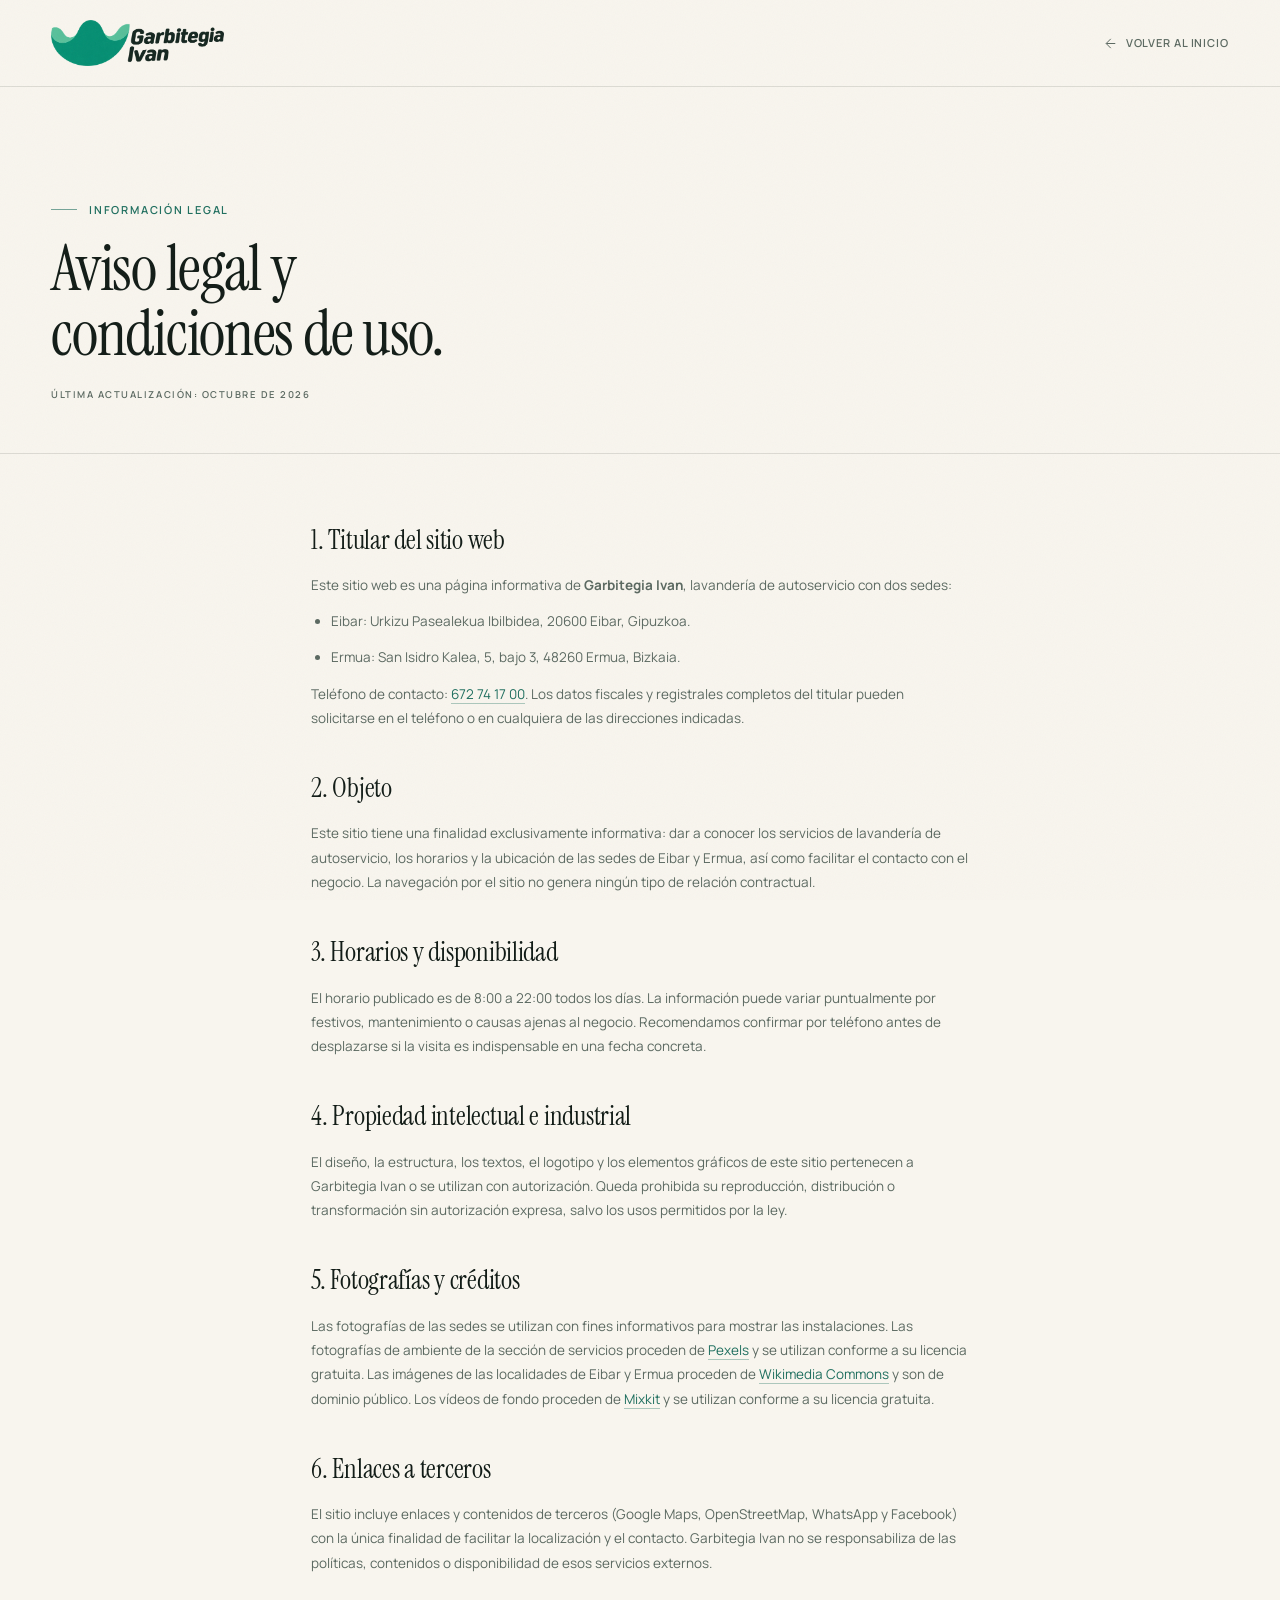
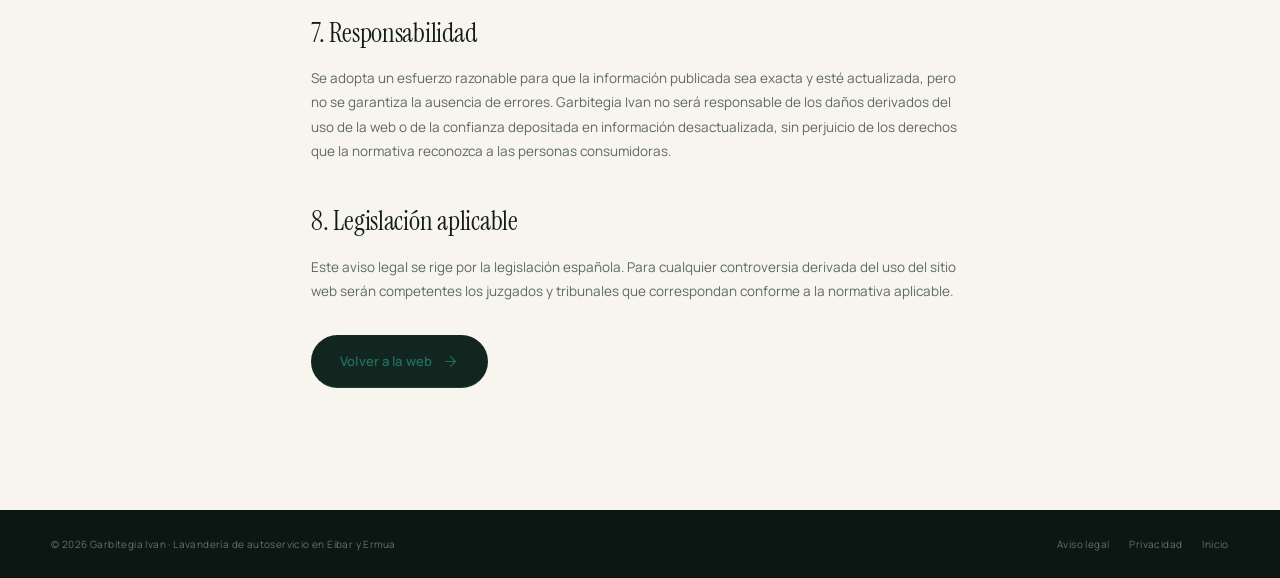
<file: aviso-legal.html>
<!DOCTYPE html>
<html lang="es">
<head>
  <meta charset="utf-8">
  <meta name="viewport" content="width=device-width, initial-scale=1">
  <title>Aviso legal — Garbitegia Ivan</title>
  <meta name="description" content="Aviso legal y condiciones de uso del sitio web de Garbitegia Ivan, lavandería de autoservicio en Eibar y Ermua.">
  <meta name="theme-color" content="#13251F">
  <meta name="robots" content="index, follow">
  <link rel="icon" href="assets/favicon.svg" type="image/svg+xml">
  <link rel="icon" type="image/png" sizes="32x32" href="assets/favicon-32.png">
  <link rel="icon" type="image/png" sizes="512x512" href="assets/favicon-512.png">
  <link rel="apple-touch-icon" href="assets/apple-touch-icon.png">
  <link rel="preload" href="assets/fonts/manrope-variable.woff2" as="font" type="font/woff2" crossorigin>
  <link rel="preload" href="assets/fonts/instrument-serif-roman.woff2" as="font" type="font/woff2" crossorigin>
  <link rel="stylesheet" href="assets/css/style.css?v=20261111">
</head>
<body class="legal-page">
  <a class="skip-link" href="#main">Saltar al contenido</a>

  <header class="legal-bar">
    <div class="container legal-bar__inner">
      <a class="brand" href="index.html" aria-label="Garbitegia Ivan, inicio">
        <img class="brand__logo" src="assets/img/logo-garbitegia.webp" width="480" height="127" alt="Garbitegia Ivan">
      </a>
      <a class="legal-bar__back" href="index.html">
        <svg viewBox="0 0 24 24" aria-hidden="true"><path d="M19 12H6M12 5l-7 7 7 7" fill="none" stroke="currentColor" stroke-width="1.6" stroke-linecap="round" stroke-linejoin="round"/></svg>
        Volver al inicio
      </a>
    </div>
  </header>

  <main id="main">
    <div class="legal-hero">
      <div class="container">
        <p class="eyebrow">Información legal</p>
        <h1 class="display">Aviso legal y<br>condiciones de uso.</h1>
        <p class="updated">Última actualización: octubre de 2026</p>
      </div>
    </div>

    <div class="container legal-body">
      <h2>1. Titular del sitio web</h2>
      <p>
        Este sitio web es una página informativa de <strong>Garbitegia Ivan</strong>,
        lavandería de autoservicio con dos sedes:
      </p>
      <ul>
        <li>Eibar: Urkizu Pasealekua Ibilbidea, 20600 Eibar, Gipuzkoa.</li>
        <li>Ermua: San Isidro Kalea, 5, bajo 3, 48260 Ermua, Bizkaia.</li>
      </ul>
      <p>
        Teléfono de contacto: <a href="tel:+34672741700">672 74 17 00</a>.
        Los datos fiscales y registrales completos del titular pueden solicitarse
        en el teléfono o en cualquiera de las direcciones indicadas.
      </p>

      <h2>2. Objeto</h2>
      <p>
        Este sitio tiene una finalidad exclusivamente informativa: dar a conocer
        los servicios de lavandería de autoservicio, los horarios y la ubicación
        de las sedes de Eibar y Ermua, así como facilitar el contacto con el
        negocio. La navegación por el sitio no genera ningún tipo de relación
        contractual.
      </p>

      <h2>3. Horarios y disponibilidad</h2>
      <p>
        El horario publicado es de 8:00 a 22:00 todos los días. La información
        puede variar puntualmente por festivos, mantenimiento o causas ajenas al
        negocio. Recomendamos confirmar por teléfono antes de desplazarse si la
        visita es indispensable en una fecha concreta.
      </p>

      <h2>4. Propiedad intelectual e industrial</h2>
      <p>
        El diseño, la estructura, los textos, el logotipo y los elementos
        gráficos de este sitio pertenecen a Garbitegia Ivan o se utilizan con
        autorización. Queda prohibida su reproducción, distribución o
        transformación sin autorización expresa, salvo los usos permitidos por
        la ley.
      </p>

      <h2>5. Fotografías y créditos</h2>
      <p>
        Las fotografías de las sedes se utilizan con fines informativos para
        mostrar las instalaciones. Las fotografías de ambiente de la sección de
        servicios proceden de
        <a href="https://www.pexels.com/" target="_blank" rel="noopener">Pexels</a>
        y se utilizan conforme a su licencia gratuita. Las imágenes de las
        localidades de Eibar y Ermua proceden de
        <a href="https://commons.wikimedia.org/" target="_blank" rel="noopener">Wikimedia Commons</a>
        y son de dominio público. Los vídeos de fondo proceden de
        <a href="https://mixkit.co/" target="_blank" rel="noopener">Mixkit</a>
        y se utilizan conforme a su licencia gratuita.
      </p>

      <h2>6. Enlaces a terceros</h2>
      <p>
        El sitio incluye enlaces y contenidos de terceros (Google Maps,
        OpenStreetMap, WhatsApp y Facebook) con la única finalidad de facilitar
        la localización y el contacto. Garbitegia Ivan no se responsabiliza de
        las políticas, contenidos o disponibilidad de esos servicios externos.
      </p>

      <h2>7. Responsabilidad</h2>
      <p>
        Se adopta un esfuerzo razonable para que la información publicada sea
        exacta y esté actualizada, pero no se garantiza la ausencia de errores.
        Garbitegia Ivan no será responsable de los daños derivados del uso de la
        web o de la confianza depositada en información desactualizada, sin
        perjuicio de los derechos que la normativa reconozca a las personas
        consumidoras.
      </p>

      <h2>8. Legislación aplicable</h2>
      <p>
        Este aviso legal se rige por la legislación española. Para cualquier
        controversia derivada del uso del sitio web serán competentes los
        juzgados y tribunales que correspondan conforme a la normativa aplicable.
      </p>

      <p style="margin-top:32px">
        <a class="btn btn--dark" href="index.html">
          <span>Volver a la web</span>
          <svg viewBox="0 0 24 24" aria-hidden="true"><path d="M5 12h13M12 5l7 7-7 7" fill="none" stroke="currentColor" stroke-width="1.6" stroke-linecap="round" stroke-linejoin="round"/></svg>
        </a>
      </p>
    </div>
  </main>

  <footer class="legal-footer">
    <div class="container legal-footer__inner">
      <p>© 2026 Garbitegia Ivan · Lavandería de autoservicio en Eibar y Ermua</p>
      <nav aria-label="Legal">
        <a href="aviso-legal.html">Aviso legal</a>
        <a href="privacidad.html">Privacidad</a>
        <a href="index.html">Inicio</a>
      </nav>
    </div>
  </footer>
</body>
</html>
</file>
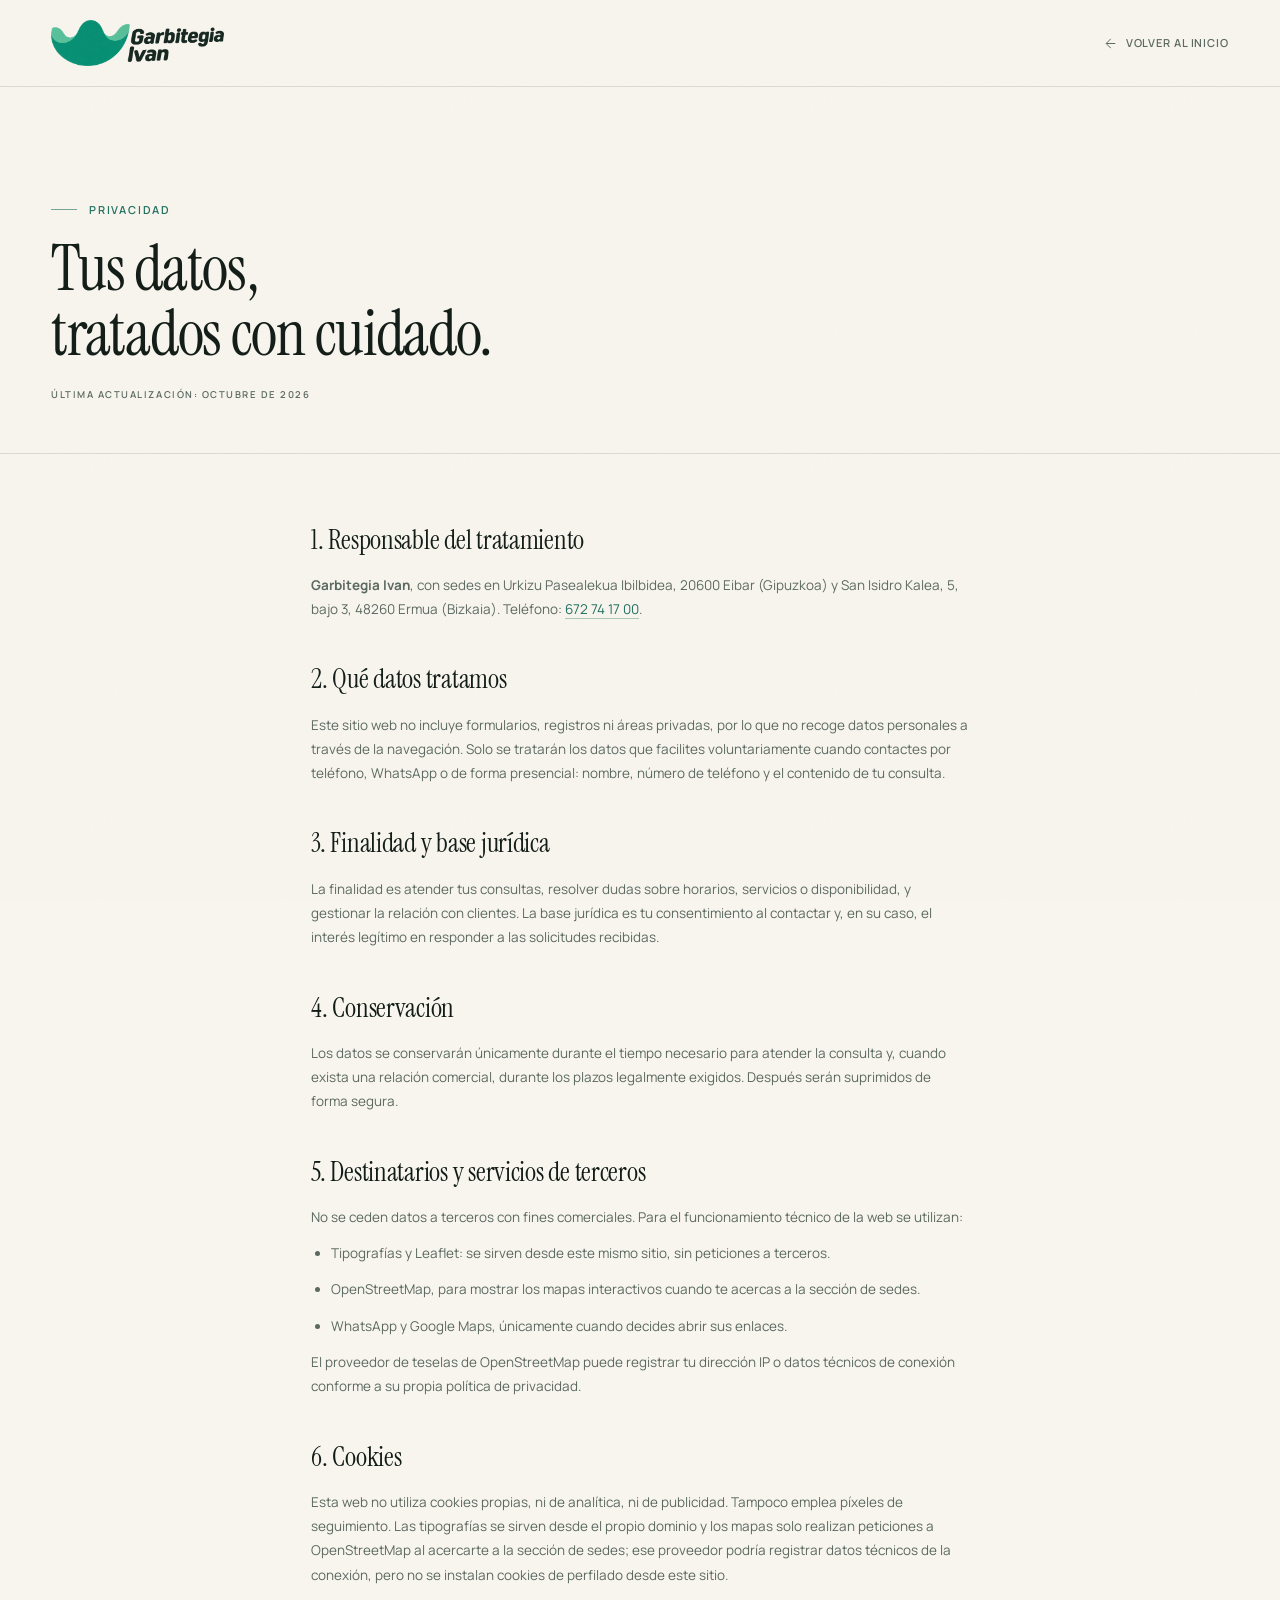
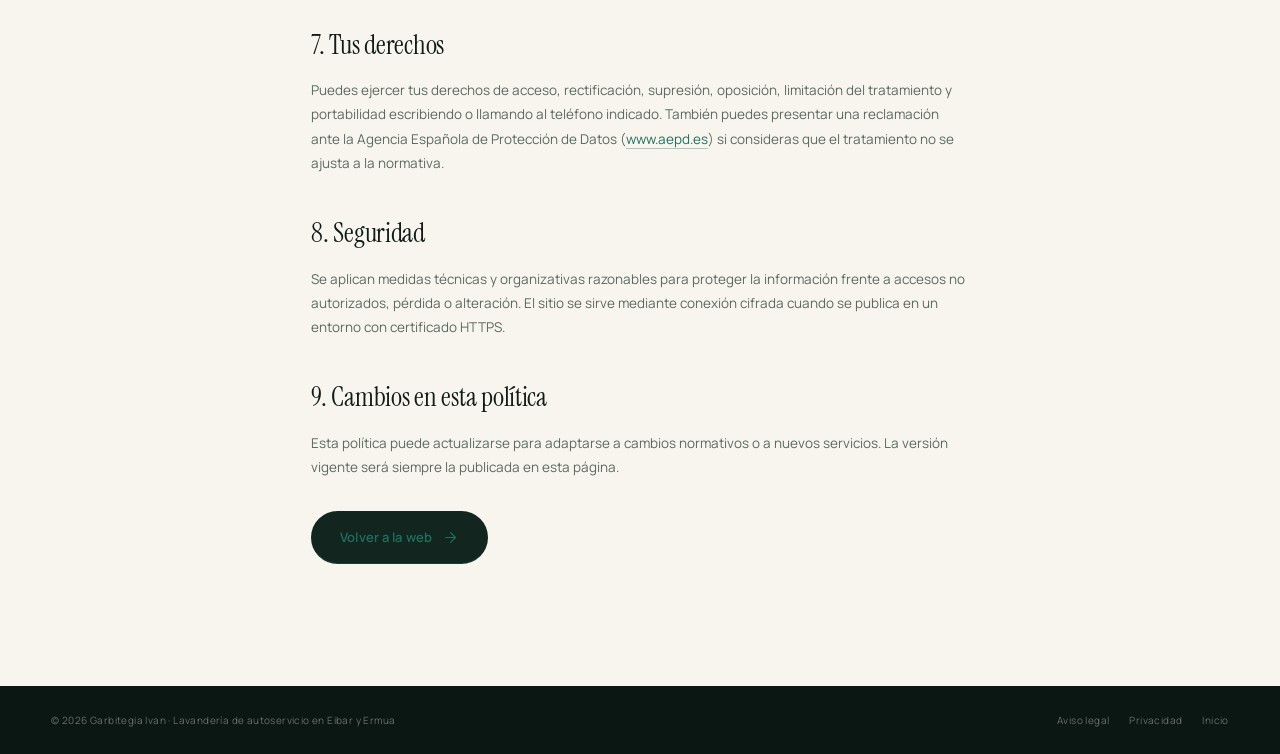
<file: privacidad.html>
<!DOCTYPE html>
<html lang="es">
<head>
  <meta charset="utf-8">
  <meta name="viewport" content="width=device-width, initial-scale=1">
  <title>Política de privacidad — Garbitegia Ivan</title>
  <meta name="description" content="Política de privacidad y cookies del sitio web de Garbitegia Ivan, lavandería de autoservicio en Eibar y Ermua.">
  <meta name="theme-color" content="#13251F">
  <meta name="robots" content="index, follow">
  <link rel="icon" href="assets/favicon.svg" type="image/svg+xml">
  <link rel="icon" type="image/png" sizes="32x32" href="assets/favicon-32.png">
  <link rel="icon" type="image/png" sizes="512x512" href="assets/favicon-512.png">
  <link rel="apple-touch-icon" href="assets/apple-touch-icon.png">
  <link rel="preload" href="assets/fonts/manrope-variable.woff2" as="font" type="font/woff2" crossorigin>
  <link rel="preload" href="assets/fonts/instrument-serif-roman.woff2" as="font" type="font/woff2" crossorigin>
  <link rel="stylesheet" href="assets/css/style.css?v=20261111">
</head>
<body class="legal-page">
  <a class="skip-link" href="#main">Saltar al contenido</a>

  <header class="legal-bar">
    <div class="container legal-bar__inner">
      <a class="brand" href="index.html" aria-label="Garbitegia Ivan, inicio">
        <img class="brand__logo" src="assets/img/logo-garbitegia.webp" width="480" height="127" alt="Garbitegia Ivan">
      </a>
      <a class="legal-bar__back" href="index.html">
        <svg viewBox="0 0 24 24" aria-hidden="true"><path d="M19 12H6M12 5l-7 7 7 7" fill="none" stroke="currentColor" stroke-width="1.6" stroke-linecap="round" stroke-linejoin="round"/></svg>
        Volver al inicio
      </a>
    </div>
  </header>

  <main id="main">
    <div class="legal-hero">
      <div class="container">
        <p class="eyebrow">Privacidad</p>
        <h1 class="display">Tus datos,<br>tratados con cuidado.</h1>
        <p class="updated">Última actualización: octubre de 2026</p>
      </div>
    </div>

    <div class="container legal-body">
      <h2>1. Responsable del tratamiento</h2>
      <p>
        <strong>Garbitegia Ivan</strong>, con sedes en Urkizu Pasealekua
        Ibilbidea, 20600 Eibar (Gipuzkoa) y San Isidro Kalea, 5, bajo 3, 48260
        Ermua (Bizkaia). Teléfono: <a href="tel:+34672741700">672 74 17 00</a>.
      </p>

      <h2>2. Qué datos tratamos</h2>
      <p>
        Este sitio web no incluye formularios, registros ni áreas privadas, por
        lo que no recoge datos personales a través de la navegación. Solo se
        tratarán los datos que facilites voluntariamente cuando contactes por
        teléfono, WhatsApp o de forma presencial: nombre, número de teléfono y
        el contenido de tu consulta.
      </p>

      <h2>3. Finalidad y base jurídica</h2>
      <p>
        La finalidad es atender tus consultas, resolver dudas sobre horarios,
        servicios o disponibilidad, y gestionar la relación con clientes. La
        base jurídica es tu consentimiento al contactar y, en su caso, el
        interés legítimo en responder a las solicitudes recibidas.
      </p>

      <h2>4. Conservación</h2>
      <p>
        Los datos se conservarán únicamente durante el tiempo necesario para
        atender la consulta y, cuando exista una relación comercial, durante los
        plazos legalmente exigidos. Después serán suprimidos de forma segura.
      </p>

      <h2>5. Destinatarios y servicios de terceros</h2>
      <p>
        No se ceden datos a terceros con fines comerciales. Para el
        funcionamiento técnico de la web se utilizan:
      </p>
      <ul>
        <li>Tipografías y Leaflet: se sirven desde este mismo sitio, sin peticiones a terceros.</li>
        <li>OpenStreetMap, para mostrar los mapas interactivos cuando te acercas a la sección de sedes.</li>
        <li>WhatsApp y Google Maps, únicamente cuando decides abrir sus enlaces.</li>
      </ul>
      <p>
        El proveedor de teselas de OpenStreetMap puede registrar tu dirección IP
        o datos técnicos de conexión conforme a su propia política de privacidad.
      </p>

      <h2>6. Cookies</h2>
      <p>
        Esta web no utiliza cookies propias, ni de analítica, ni de publicidad.
        Tampoco emplea píxeles de seguimiento. Las tipografías se sirven desde
        el propio dominio y los mapas solo realizan peticiones a OpenStreetMap
        al acercarte a la sección de sedes; ese proveedor podría registrar datos
        técnicos de la conexión, pero no se instalan cookies de perfilado desde
        este sitio.
      </p>

      <h2>7. Tus derechos</h2>
      <p>
        Puedes ejercer tus derechos de acceso, rectificación, supresión,
        oposición, limitación del tratamiento y portabilidad escribiendo o
        llamando al teléfono indicado. También puedes presentar una reclamación
        ante la Agencia Española de Protección de Datos
        (<a href="https://www.aepd.es/" target="_blank" rel="noopener">www.aepd.es</a>)
        si consideras que el tratamiento no se ajusta a la normativa.
      </p>

      <h2>8. Seguridad</h2>
      <p>
        Se aplican medidas técnicas y organizativas razonables para proteger la
        información frente a accesos no autorizados, pérdida o alteración. El
        sitio se sirve mediante conexión cifrada cuando se publica en un entorno
        con certificado HTTPS.
      </p>

      <h2>9. Cambios en esta política</h2>
      <p>
        Esta política puede actualizarse para adaptarse a cambios normativos o
        a nuevos servicios. La versión vigente será siempre la publicada en esta
        página.
      </p>

      <p style="margin-top:32px">
        <a class="btn btn--dark" href="index.html">
          <span>Volver a la web</span>
          <svg viewBox="0 0 24 24" aria-hidden="true"><path d="M5 12h13M12 5l7 7-7 7" fill="none" stroke="currentColor" stroke-width="1.6" stroke-linecap="round" stroke-linejoin="round"/></svg>
        </a>
      </p>
    </div>
  </main>

  <footer class="legal-footer">
    <div class="container legal-footer__inner">
      <p>© 2026 Garbitegia Ivan · Lavandería de autoservicio en Eibar y Ermua</p>
      <nav aria-label="Legal">
        <a href="aviso-legal.html">Aviso legal</a>
        <a href="privacidad.html">Privacidad</a>
        <a href="index.html">Inicio</a>
      </nav>
    </div>
  </footer>
</body>
</html>
</file>
<file: assets/css/style.css>
/* ==========================================================================
   Garbitegia Ivan — Estilos
   Tipografía: Instrument Serif + Manrope (alojadas en el propio sitio)
   ========================================================================== */

/* --- Tipografías ---------------------------------------------------------- */

@font-face {
  font-family: "Instrument Serif";
  font-style: normal;
  font-weight: 400;
  font-display: swap;
  src: url("../fonts/instrument-serif-roman.woff2") format("woff2");
  unicode-range: U+0000-00FF, U+0131, U+0152-0153, U+02BB-02BC, U+02C6, U+02DA, U+02DC, U+0304, U+0308, U+0329, U+2000-206F, U+20AC, U+2122, U+2191, U+2193, U+2212, U+2215, U+FEFF, U+FFFD;
}

@font-face {
  font-family: "Instrument Serif";
  font-style: italic;
  font-weight: 400;
  font-display: swap;
  src: url("../fonts/instrument-serif-italic.woff2") format("woff2");
  unicode-range: U+0000-00FF, U+0131, U+0152-0153, U+02BB-02BC, U+02C6, U+02DA, U+02DC, U+0304, U+0308, U+0329, U+2000-206F, U+20AC, U+2122, U+2191, U+2193, U+2212, U+2215, U+FEFF, U+FFFD;
}

@font-face {
  font-family: "Manrope";
  font-style: normal;
  font-weight: 300 700;
  font-display: swap;
  src: url("../fonts/manrope-variable.woff2") format("woff2");
  unicode-range: U+0000-00FF, U+0131, U+0152-0153, U+02BB-02BC, U+02C6, U+02DA, U+02DC, U+0304, U+0308, U+0329, U+2000-206F, U+20AC, U+2122, U+2191, U+2193, U+2212, U+2215, U+FEFF, U+FFFD;
}

:root {
  --ink: #121c17;
  --ink-soft: #1b2b24;
  --forest: #13251f;
  --forest-deep: #0b1713;
  --teal: #1f6f5f;
  --teal-bright: #2f8d78;
  --mint: #d5e9df;
  --paper: #f8f5ee;
  --paper-2: #f2eee3;
  --sand: #e9dfcb;
  --line: rgba(18, 28, 23, 0.12);
  --line-light: rgba(255, 255, 255, 0.16);
  --muted: #5b6961;
  --gold: #c2a04a;

  --serif: "Instrument Serif", "Iowan Old Style", Georgia, serif;
  --sans: "Manrope", -apple-system, BlinkMacSystemFont, "Segoe UI", sans-serif;

  --container: 1300px;
  --gutter: clamp(20px, 4vw, 52px);
  --section-y: clamp(84px, 10vw, 148px);
  --radius: 22px;
  --radius-sm: 14px;

  --ease: cubic-bezier(0.22, 0.68, 0.18, 1);
  --ease-out: cubic-bezier(0.16, 1, 0.3, 1);

  --shadow-soft: 0 18px 50px -28px rgba(18, 28, 23, 0.28);
  --shadow-card: 0 30px 70px -40px rgba(18, 28, 23, 0.35);
}

/* --------------------------------------------------------------------------
   Base
   -------------------------------------------------------------------------- */

*,
*::before,
*::after {
  box-sizing: border-box;
}

html {
  scroll-behavior: smooth;
  scroll-padding-top: 110px;
  -webkit-text-size-adjust: 100%;
}

body {
  margin: 0;
  background: var(--paper);
  color: var(--ink);
  font-family: var(--sans);
  font-size: 16px;
  font-weight: 400;
  line-height: 1.6;
  -webkit-font-smoothing: antialiased;
  text-rendering: optimizeLegibility;
  overflow-x: hidden;
}

body.menu-open {
  overflow: hidden;
}

img,
video {
  display: block;
  max-width: 100%;
}

img {
  height: auto;
}

a {
  color: inherit;
  text-decoration: none;
}

button {
  font: inherit;
  color: inherit;
}

h1, h2, h3, h4, p, ul, ol, dl, dd, figure, blockquote {
  margin: 0;
}

ul, ol {
  padding: 0;
  list-style: none;
}

::selection {
  background: var(--forest);
  color: var(--paper);
}

:focus-visible {
  outline: 2px solid var(--teal-bright);
  outline-offset: 3px;
  border-radius: 4px;
}

.container {
  width: 100%;
  max-width: var(--container);
  margin-inline: auto;
  padding-inline: var(--gutter);
}

.section {
  position: relative;
  padding-block: var(--section-y);
}

.skip-link {
  position: absolute;
  top: -100px;
  left: 20px;
  z-index: 300;
  padding: 12px 20px;
  border-radius: 999px;
  background: var(--forest);
  color: var(--paper);
  font-size: 13px;
}

.skip-link:focus {
  top: 16px;
}

/* Textura sutil sobre toda la página */
body::after {
  content: "";
  position: fixed;
  inset: 0;
  z-index: 250;
  pointer-events: none;
  opacity: 0.032;
  background-image: url("data:image/svg+xml,%3Csvg xmlns='http://www.w3.org/2000/svg' width='180' height='180'%3E%3Cfilter id='n'%3E%3CfeTurbulence type='fractalNoise' baseFrequency='0.9' numOctaves='3'/%3E%3C/filter%3E%3Crect width='180' height='180' filter='url(%23n)'/%3E%3C/svg%3E");
}

/* --------------------------------------------------------------------------
   Tipografía
   -------------------------------------------------------------------------- */

.display {
  font-family: var(--serif);
  font-size: clamp(38px, 5vw, 68px);
  font-weight: 400;
  line-height: 1.03;
  letter-spacing: -0.02em;
  text-wrap: balance;
}

.display em {
  font-style: italic;
  color: var(--teal);
}

.display--light {
  color: var(--paper);
}

.display--light em {
  color: var(--mint);
}

.eyebrow {
  display: flex;
  align-items: center;
  gap: 12px;
  font-size: 11px;
  font-weight: 600;
  letter-spacing: 0.16em;
  line-height: 1.4;
  text-transform: uppercase;
  color: var(--teal);
}

.eyebrow::before {
  content: "";
  width: 26px;
  height: 1px;
  flex: none;
  background: currentColor;
  opacity: 0.6;
}

.eyebrow--light {
  color: rgba(248, 245, 238, 0.62);
}

.lead {
  font-size: clamp(16.5px, 1.45vw, 19.5px);
  line-height: 1.65;
  letter-spacing: -0.005em;
}

.text-link {
  display: inline-flex;
  align-items: center;
  gap: 8px;
  font-size: 12.5px;
  font-weight: 600;
  letter-spacing: 0.01em;
  border-bottom: 1px solid rgba(18, 28, 23, 0.28);
  padding-bottom: 2px;
  transition: color 0.3s var(--ease), border-color 0.3s var(--ease), gap 0.3s var(--ease);
}

.text-link svg {
  width: 15px;
  height: 15px;
  transition: transform 0.35s var(--ease);
}

.text-link:hover {
  color: var(--teal);
  border-color: var(--teal);
}

.text-link:hover svg {
  transform: translateX(3px);
}

.text-link--light {
  color: var(--mint);
  border-color: rgba(213, 233, 223, 0.35);
  margin-top: auto;
  align-self: flex-start;
}

.text-link--light:hover {
  color: #fff;
  border-color: #fff;
}

/* --------------------------------------------------------------------------
   Botones
   -------------------------------------------------------------------------- */

.btn {
  position: relative;
  display: inline-flex;
  align-items: center;
  justify-content: center;
  gap: 10px;
  padding: 17px 28px;
  border: 1px solid transparent;
  border-radius: 999px;
  font-size: 13px;
  font-weight: 600;
  letter-spacing: 0.01em;
  line-height: 1;
  cursor: pointer;
  white-space: nowrap;
  transition: background-color 0.4s var(--ease), color 0.4s var(--ease),
    border-color 0.4s var(--ease), transform 0.4s var(--ease), box-shadow 0.4s var(--ease);
}

.btn svg {
  width: 17px;
  height: 17px;
  flex: none;
  transition: transform 0.4s var(--ease);
}

.btn:hover {
  transform: translateY(-2px);
}

.btn:hover svg {
  transform: translateX(2px);
}

.btn--dark {
  background: var(--forest);
  color: var(--paper);
}

.btn--dark:hover {
  background: var(--teal);
  box-shadow: 0 14px 30px -18px rgba(31, 111, 95, 0.9);
}

.btn--light {
  background: var(--paper);
  color: var(--forest);
}

.btn--light:hover {
  background: #fff;
  box-shadow: 0 16px 34px -20px rgba(0, 0, 0, 0.55);
}

.btn--ghost-light {
  border-color: rgba(255, 255, 255, 0.3);
  color: var(--paper);
  background: rgba(255, 255, 255, 0.04);
  backdrop-filter: blur(6px);
}

.btn--ghost-light:hover {
  border-color: rgba(255, 255, 255, 0.65);
  background: rgba(255, 255, 255, 0.1);
}

.btn--outline {
  border-color: rgba(18, 28, 23, 0.22);
  color: var(--ink);
}

.btn--outline:hover {
  background: var(--forest);
  border-color: var(--forest);
  color: var(--paper);
}

.btn--sm {
  padding: 13px 19px;
  font-size: 12px;
}

.btn--sm svg {
  width: 15px;
  height: 15px;
}

.round-btn {
  display: inline-flex;
  align-items: center;
  justify-content: center;
  width: 46px;
  height: 46px;
  padding: 0;
  border: 1px solid rgba(18, 28, 23, 0.18);
  border-radius: 50%;
  background: transparent;
  cursor: pointer;
  transition: background-color 0.35s var(--ease), color 0.35s var(--ease),
    border-color 0.35s var(--ease), transform 0.35s var(--ease);
}

.round-btn svg {
  width: 18px;
  height: 18px;
}

.round-btn:hover {
  background: var(--forest);
  border-color: var(--forest);
  color: var(--paper);
  transform: translateY(-2px);
}

.chip {
  display: inline-flex;
  align-items: center;
  gap: 6px;
  padding: 8px 13px;
  border-radius: 999px;
  font-size: 9.5px;
  font-weight: 600;
  letter-spacing: 0.16em;
  text-transform: uppercase;
  background: rgba(248, 245, 238, 0.14);
  border: 1px solid rgba(255, 255, 255, 0.18);
  color: var(--paper);
  backdrop-filter: blur(10px);
}

/* --------------------------------------------------------------------------
   Topbar
   -------------------------------------------------------------------------- */

.topbar {
  position: relative;
  z-index: 110;
  background: var(--forest-deep);
  color: rgba(248, 245, 238, 0.7);
}

.topbar__inner {
  display: flex;
  align-items: center;
  justify-content: space-between;
  gap: 20px;
  min-height: 38px;
  padding-block: 8px;
  font-size: 9.5px;
  font-weight: 600;
  letter-spacing: 0.16em;
  text-transform: uppercase;
}

.topbar__note,
.topbar__links {
  display: flex;
  align-items: center;
  gap: 10px;
}

.topbar__links {
  gap: 16px;
}

.topbar__links a {
  display: inline-flex;
  align-items: center;
  gap: 7px;
  transition: color 0.3s var(--ease);
}

.topbar__links a:hover {
  color: #fff;
}

.topbar__links svg {
  width: 12px;
  height: 12px;
  fill: currentColor;
}

.topbar__sep {
  width: 1px;
  height: 10px;
  background: rgba(255, 255, 255, 0.22);
}

.dot-live {
  position: relative;
  display: inline-block;
  width: 6px;
  height: 6px;
  flex: none;
  border-radius: 50%;
  background: #7dd8a6;
  box-shadow: 0 0 0 0 rgba(125, 216, 166, 0.6);
  animation: pulse 2.6s infinite;
}

@keyframes pulse {
  0% { box-shadow: 0 0 0 0 rgba(125, 216, 166, 0.5); }
  70% { box-shadow: 0 0 0 6px rgba(125, 216, 166, 0); }
  100% { box-shadow: 0 0 0 0 rgba(125, 216, 166, 0); }
}

/* --------------------------------------------------------------------------
   Header
   -------------------------------------------------------------------------- */

.site-header {
  position: sticky;
  top: 0;
  z-index: 100;
  background: rgba(248, 245, 238, 0.78);
  backdrop-filter: blur(18px) saturate(1.1);
  -webkit-backdrop-filter: blur(18px) saturate(1.1);
  border-bottom: 1px solid transparent;
  transition: background-color 0.4s var(--ease), border-color 0.4s var(--ease),
    box-shadow 0.4s var(--ease);
}

.site-header.is-scrolled {
  background: rgba(248, 245, 238, 0.94);
  border-bottom-color: var(--line);
  box-shadow: 0 12px 30px -26px rgba(18, 28, 23, 0.55);
}

.site-header__inner {
  display: flex;
  align-items: center;
  justify-content: space-between;
  gap: 28px;
  height: 86px;
}

.brand {
  display: inline-flex;
  align-items: center;
  flex: none;
}

.brand__logo {
  display: block;
  width: auto;
  height: 46px;
  transition: transform 0.6s var(--ease), opacity 0.4s var(--ease);
}

.brand:hover .brand__logo {
  transform: scale(1.02);
}

.nav {
  display: flex;
  align-items: center;
  gap: clamp(18px, 2.4vw, 34px);
  margin-left: auto;
}

.nav__link {
  position: relative;
  font-size: 13px;
  font-weight: 500;
  color: rgba(18, 28, 23, 0.72);
  padding-block: 6px;
  transition: color 0.3s var(--ease);
}

.nav__link::after {
  content: "";
  position: absolute;
  left: 0;
  bottom: 0;
  width: 100%;
  height: 1px;
  background: var(--forest);
  transform: scaleX(0);
  transform-origin: right;
  transition: transform 0.4s var(--ease);
}

.nav__link:hover,
.nav__link.is-active {
  color: var(--forest);
}

.nav__link:hover::after,
.nav__link.is-active::after {
  transform: scaleX(1);
  transform-origin: left;
}

.site-header__actions {
  display: flex;
  align-items: center;
  gap: 22px;
}

.header-call {
  display: flex;
  flex-direction: column;
  gap: 2px;
  padding-left: 22px;
  border-left: 1px solid var(--line);
}

.header-call__label {
  font-size: 8.5px;
  font-weight: 600;
  letter-spacing: 0.18em;
  text-transform: uppercase;
  color: var(--muted);
}

.header-call__number {
  font-size: 13.5px;
  font-weight: 600;
  color: var(--ink);
  letter-spacing: 0.01em;
}

.burger {
  display: none;
  flex-direction: column;
  justify-content: center;
  gap: 6px;
  width: 44px;
  height: 44px;
  padding: 0 10px;
  border: 1px solid var(--line);
  border-radius: 50%;
  background: transparent;
  cursor: pointer;
  transition: background-color 0.3s var(--ease);
}

.burger span {
  display: block;
  width: 100%;
  height: 1.4px;
  background: var(--forest);
  transition: transform 0.4s var(--ease), opacity 0.3s var(--ease);
}

.burger[aria-expanded="true"] span:first-child {
  transform: translateY(3.7px) rotate(45deg);
}

.burger[aria-expanded="true"] span:last-child {
  transform: translateY(-3.7px) rotate(-45deg);
}

/* Menú móvil */
.mobile-menu {
  position: fixed;
  inset: 0;
  z-index: 90;
  display: flex;
  align-items: flex-end;
  padding: 120px var(--gutter) 40px;
  background: var(--forest);
  color: var(--paper);
  opacity: 0;
  visibility: hidden;
  transition: opacity 0.5s var(--ease), visibility 0.5s var(--ease);
  overflow-y: auto;
}

.mobile-menu.is-open {
  opacity: 1;
  visibility: visible;
}

.mobile-menu__inner {
  width: 100%;
  max-width: 560px;
  margin-inline: auto;
  transform: translateY(24px);
  transition: transform 0.6s var(--ease-out);
}

.mobile-menu.is-open .mobile-menu__inner {
  transform: none;
}

.mobile-menu__nav {
  display: flex;
  flex-direction: column;
}

.mobile-menu__nav a {
  display: flex;
  align-items: baseline;
  gap: 18px;
  padding: 14px 0;
  border-bottom: 1px solid rgba(255, 255, 255, 0.12);
  font-family: var(--serif);
  font-size: clamp(32px, 8vw, 44px);
  line-height: 1.1;
  color: var(--paper);
}

.mobile-menu__nav a span {
  font-family: var(--sans);
  font-size: 9px;
  letter-spacing: 0.2em;
  color: rgba(248, 245, 238, 0.4);
}

.mobile-menu__foot {
  margin-top: 34px;
  display: grid;
  gap: 12px;
  font-size: 12.5px;
  line-height: 1.7;
  color: rgba(248, 245, 238, 0.6);
}

.mobile-menu__phone {
  font-family: var(--serif);
  font-size: 30px;
  color: var(--paper);
}

.mobile-menu__hours {
  font-size: 9.5px;
  letter-spacing: 0.18em;
  text-transform: uppercase;
  color: rgba(248, 245, 238, 0.45);
}

/* --------------------------------------------------------------------------
   Hero
   -------------------------------------------------------------------------- */

.hero {
  position: relative;
  display: flex;
  flex-direction: column;
  justify-content: flex-end;
  min-height: clamp(620px, calc(100vh - 124px), 900px);
  min-height: clamp(620px, calc(100svh - 124px), 900px);
  padding-top: 110px;
  background: var(--forest-deep);
  color: var(--paper);
  overflow: hidden;
  isolation: isolate;
}

.hero::after {
  content: "";
  position: absolute;
  inset: 0;
  z-index: -1;
  pointer-events: none;
  opacity: 0.05;
  mix-blend-mode: overlay;
  background-image: url("data:image/svg+xml,%3Csvg xmlns='http://www.w3.org/2000/svg' width='160' height='160'%3E%3Cfilter id='n'%3E%3CfeTurbulence type='fractalNoise' baseFrequency='0.8' numOctaves='3' stitchTiles='stitch'/%3E%3C/filter%3E%3Crect width='160' height='160' filter='url(%23n)'/%3E%3C/svg%3E");
  background-size: 160px 160px;
}

.hero__media,
.hero__scrim {
  position: absolute;
  inset: 0;
}

.hero__media {
  z-index: -2;
}

.hero__video {
  width: 100%;
  height: 100%;
  object-fit: cover;
  filter: saturate(0.82) contrast(1.04) brightness(0.92);
  transform: scale(1.02);
  animation: heroDrift 26s var(--ease) infinite alternate;
}

@keyframes heroDrift {
  from { transform: scale(1.02) translate3d(0, 0, 0); }
  to { transform: scale(1.09) translate3d(-1.2%, -1%, 0); }
}

.hero__scrim {
  z-index: -1;
  background:
    linear-gradient(180deg, rgba(7, 15, 12, 0.78) 0%, rgba(7, 15, 12, 0.22) 34%, rgba(7, 15, 12, 0.62) 72%, rgba(7, 15, 12, 0.9) 100%),
    linear-gradient(90deg, rgba(7, 15, 12, 0.62) 0%, rgba(7, 15, 12, 0.1) 62%, rgba(7, 15, 12, 0.32) 100%);
}

.hero__inner {
  flex: 1;
  display: flex;
  flex-direction: column;
  justify-content: flex-end;
  padding-bottom: 10px;
}

.hero__eyebrow {
  opacity: 0;
  animation: fadeUp 1s var(--ease-out) 0.15s forwards;
}

.hero__title {
  margin-top: clamp(18px, 2.5vw, 30px);
  font-family: var(--serif);
  font-size: clamp(58px, 9.3vw, 126px);
  font-weight: 400;
  line-height: 0.9;
  letter-spacing: -0.028em;
  color: var(--paper);
}

.hero__line {
  display: block;
  overflow: hidden;
  padding-bottom: 0.03em;
}

.hero__line span {
  display: block;
  transform: translateY(110%);
  animation: lineIn 1.1s var(--ease-out) 0.28s forwards;
}

.hero__line:nth-child(2) span {
  animation-delay: 0.44s;
}

.hero__title em {
  font-style: italic;
  color: var(--mint);
}

@keyframes lineIn {
  to { transform: translateY(0); }
}

@keyframes fadeUp {
  from { opacity: 0; transform: translateY(14px); }
  to { opacity: 1; transform: none; }
}

.hero__lower {
  display: flex;
  align-items: flex-end;
  justify-content: space-between;
  gap: clamp(28px, 5vw, 80px);
  margin-top: clamp(26px, 3.4vw, 42px);
  opacity: 0;
  animation: fadeUp 1.1s var(--ease-out) 0.75s forwards;
}

.hero__lead {
  max-width: 540px;
  font-size: clamp(15.5px, 1.26vw, 17px);
  line-height: 1.7;
  color: rgba(248, 245, 238, 0.76);
}

.hero__cta {
  display: flex;
  flex-wrap: wrap;
  gap: 10px;
  flex: none;
}

.hero__bottom {
  display: flex;
  align-items: center;
  justify-content: space-between;
  gap: 24px;
  flex-wrap: wrap;
  margin-top: clamp(34px, 4.5vw, 58px);
  padding-block: 22px 26px;
  border-top: 1px solid rgba(255, 255, 255, 0.15);
  opacity: 0;
  animation: fadeUp 1.1s var(--ease-out) 0.95s forwards;
}

.hero__facts {
  display: flex;
  align-items: center;
  flex-wrap: wrap;
  gap: 10px 26px;
  font-size: 10.5px;
  font-weight: 500;
  letter-spacing: 0.09em;
  text-transform: uppercase;
  color: rgba(248, 245, 238, 0.66);
}

.hero__facts li {
  display: flex;
  align-items: center;
  gap: 8px;
}

.hero__facts svg {
  width: 16px;
  height: 16px;
  color: rgba(213, 233, 223, 0.8);
}

.hero__status {
  display: inline-flex;
  align-items: center;
  gap: 9px;
  padding: 9px 15px;
  border: 1px solid rgba(255, 255, 255, 0.18);
  border-radius: 999px;
  background: rgba(255, 255, 255, 0.05);
  backdrop-filter: blur(8px);
  font-size: 10px;
  font-weight: 500;
  letter-spacing: 0.11em;
  text-transform: uppercase;
  color: rgba(248, 245, 238, 0.82);
}

.hero__scroll {
  display: inline-flex;
  align-items: center;
  gap: 10px;
  font-size: 9px;
  font-weight: 600;
  letter-spacing: 0.22em;
  text-transform: uppercase;
  color: rgba(248, 245, 238, 0.5);
  transition: color 0.3s var(--ease);
}

.hero__scroll:hover {
  color: var(--paper);
}

.hero__scroll-line {
  display: block;
  width: 1px;
  height: 34px;
  background: linear-gradient(to bottom, rgba(248, 245, 238, 0.5), transparent);
  position: relative;
  overflow: hidden;
}

.hero__scroll-line::after {
  content: "";
  position: absolute;
  top: 0;
  left: 0;
  width: 1px;
  height: 12px;
  background: var(--mint);
  animation: scrollDrop 2.4s var(--ease) infinite;
}

@keyframes scrollDrop {
  0% { transform: translateY(-100%); }
  60%, 100% { transform: translateY(300%); }
}

/* --------------------------------------------------------------------------
   Marquee
   -------------------------------------------------------------------------- */

.marquee {
  position: relative;
  overflow: hidden;
  padding-block: 17px;
  background: var(--paper);
  border-bottom: 1px solid var(--line);
}

.marquee::before,
.marquee::after {
  content: "";
  position: absolute;
  inset-block: 0;
  width: clamp(40px, 7vw, 100px);
  z-index: 2;
  pointer-events: none;
}

.marquee::before {
  left: 0;
  background: linear-gradient(90deg, var(--paper) 12%, transparent);
}

.marquee::after {
  right: 0;
  background: linear-gradient(270deg, var(--paper) 12%, transparent);
}

.marquee__track {
  display: flex;
  align-items: center;
  gap: 26px;
  width: max-content;
  animation: marquee 46s linear infinite;
}

.marquee:hover .marquee__track {
  animation-play-state: paused;
}

.marquee span {
  font-size: 10.5px;
  font-weight: 600;
  letter-spacing: 0.19em;
  text-transform: uppercase;
  color: var(--muted);
  white-space: nowrap;
}

.marquee i {
  font-style: normal;
  font-size: 13px;
  color: var(--teal);
  opacity: 0.55;
}

@keyframes marquee {
  to { transform: translateX(-50%); }
}

/* --------------------------------------------------------------------------
   Intro
   -------------------------------------------------------------------------- */

.intro {
  overflow: hidden;
}

.intro__grid {
  display: grid;
  grid-template-columns: 1.02fr 0.98fr;
  gap: clamp(36px, 7vw, 110px);
  align-items: start;
}

.intro__statement .display {
  margin-top: 20px;
  max-width: 13ch;
}

.intro__copy p {
  color: var(--muted);
  font-size: 15px;
  line-height: 1.78;
  margin-bottom: 18px;
  max-width: 50ch;
}

.intro__copy .lead {
  color: var(--ink);
  margin-bottom: 22px;
}

.intro__signature {
  display: flex;
  align-items: center;
  gap: 12px;
  margin-top: 28px;
  font-size: 9.5px;
  font-weight: 600;
  letter-spacing: 0.2em;
  text-transform: uppercase;
  color: var(--ink);
}

.intro__signature-dot {
  width: 4px;
  height: 4px;
  border-radius: 50%;
  background: var(--teal);
}

.stats {
  display: grid;
  grid-template-columns: repeat(4, 1fr);
  gap: clamp(18px, 3vw, 40px);
  margin-top: clamp(54px, 7vw, 92px);
  padding-top: clamp(26px, 3vw, 38px);
  border-top: 1px solid var(--line);
}

.stat {
  padding-left: clamp(14px, 2vw, 26px);
  border-left: 1px solid var(--line);
}

.stat:first-child {
  padding-left: 0;
  border-left: 0;
}

.stat dt {
  display: flex;
  align-items: baseline;
  gap: 5px;
  font-family: var(--serif);
  font-size: clamp(44px, 5.2vw, 66px);
  line-height: 1;
  letter-spacing: -0.03em;
  color: var(--forest);
}

.stat__unit {
  font-family: var(--sans);
  font-size: 13.5px;
  margin-left: 1px;
  font-weight: 500;
  letter-spacing: 0.08em;
  color: var(--teal);
}

.stat dd {
  margin-top: 10px;
  max-width: 190px;
  font-size: 12.5px;
  line-height: 1.55;
  color: var(--muted);
}

/* --------------------------------------------------------------------------
   Servicios
   -------------------------------------------------------------------------- */

.services {
  background: var(--paper-2);
  border-block: 1px solid rgba(18, 28, 23, 0.07);
}

.section-head {
  display: flex;
  align-items: flex-end;
  justify-content: space-between;
  gap: clamp(30px, 6vw, 80px);
  margin-bottom: clamp(36px, 4.6vw, 60px);
}

.section-head .display {
  margin-top: 18px;
}

.section-head__aside {
  max-width: 330px;
  padding-left: 22px;
  border-left: 1px solid var(--line);
  font-size: 15px;
  line-height: 1.65;
  color: var(--muted);
  flex: none;
}

.section-head--tight {
  margin-bottom: clamp(28px, 3.4vw, 44px);
}

.bento {
  display: grid;
  grid-template-columns: repeat(12, 1fr);
  grid-auto-rows: 300px;
  gap: 15px;
}

.bento__card {
  position: relative;
  display: flex;
  flex-direction: column;
  justify-content: flex-end;
  gap: 10px;
  padding: clamp(22px, 2.3vw, 30px);
  border: 1px solid rgba(18, 28, 23, 0.09);
  border-radius: var(--radius);
  background: var(--paper);
  overflow: hidden;
  isolation: isolate;
  transition: transform 0.55s var(--ease), box-shadow 0.55s var(--ease), border-color 0.55s var(--ease);
}

.bento__card:hover {
  transform: translateY(-4px);
  box-shadow: var(--shadow-card);
  border-color: rgba(18, 28, 23, 0.16);
}

.bento__card:nth-child(1) {
  grid-column: span 7;
  grid-row: span 2;
}

.bento__card:nth-child(2) {
  grid-column: span 5;
}

.bento__card:nth-child(3) {
  grid-column: span 5;
}

.bento__card:nth-child(4) {
  grid-column: span 4;
}

.bento__card:nth-child(5) {
  grid-column: span 4;
}

.bento__card:nth-child(6) {
  grid-column: span 4;
}

.bento__img {
  position: absolute;
  inset: 0;
  z-index: -2;
  width: 100%;
  height: 100%;
  object-fit: cover;
  transition: transform 1.1s var(--ease);
}

.bento__card:hover .bento__img {
  transform: scale(1.045);
}

.bento__veil {
  position: absolute;
  inset: 0;
  z-index: -1;
  background: linear-gradient(180deg, rgba(10, 18, 14, 0.04) 20%, rgba(10, 18, 14, 0.55) 62%, rgba(10, 18, 14, 0.9) 100%);
}

.bento__num {
  position: absolute;
  top: clamp(20px, 2.3vw, 28px);
  right: clamp(20px, 2.3vw, 28px);
  font-size: 9.5px;
  font-weight: 600;
  letter-spacing: 0.2em;
  color: rgba(18, 28, 23, 0.35);
}

.bento__icon {
  width: 42px;
  height: 42px;
  margin-bottom: auto;
  color: var(--teal);
}

.bento__icon svg {
  width: 100%;
  height: 100%;
}

.bento__title {
  font-family: var(--serif);
  font-size: clamp(25px, 2.2vw, 32px);
  font-weight: 400;
  line-height: 1.08;
  letter-spacing: -0.015em;
  color: var(--forest);
}

.bento__card p {
  max-width: 40ch;
  font-size: 13.5px;
  line-height: 1.6;
  color: var(--muted);
}

.bento__card:nth-child(5) .bento__veil {
  background: linear-gradient(180deg, rgba(10, 18, 14, 0.06) 0%, rgba(10, 18, 14, 0.38) 42%, rgba(10, 18, 14, 0.9) 100%);
}

.bento__card--feature .bento__title,
.bento__card:nth-child(3) .bento__title,
.bento__card:nth-child(5) .bento__title {
  color: var(--paper);
  font-size: clamp(30px, 3vw, 40px);
}

.bento__card--feature p,
.bento__card:nth-child(3) p,
.bento__card:nth-child(5) p {
  color: rgba(248, 245, 238, 0.76);
}

.bento__card--feature .bento__num,
.bento__card:nth-child(3) .bento__num,
.bento__card:nth-child(5) .bento__num {
  color: rgba(248, 245, 238, 0.55);
}

.bento__card--sand {
  background: var(--sand);
  border-color: transparent;
}

.bento__card--sand p {
  color: rgba(18, 28, 23, 0.64);
}

.bento__card--deep {
  background: var(--forest);
  border-color: transparent;
  color: var(--paper);
}

.bento__card--deep .bento__title {
  color: var(--paper);
}

.bento__card--deep p {
  color: rgba(248, 245, 238, 0.64);
}

.bento__card--deep .bento__num {
  color: rgba(248, 245, 238, 0.35);
}

.bento__card--deep .bento__icon {
  color: var(--mint);
}

.bento__tags {
  display: flex;
  flex-wrap: wrap;
  gap: 6px;
  margin-top: 4px;
}

.bento__tags span {
  padding: 5px 10px;
  border: 1px solid rgba(18, 28, 23, 0.16);
  border-radius: 999px;
  font-size: 9.5px;
  font-weight: 500;
  letter-spacing: 0.06em;
  color: rgba(18, 28, 23, 0.62);
}

.services__note {
  display: flex;
  align-items: flex-start;
  gap: 10px;
  max-width: 640px;
  margin-top: 28px;
  font-size: 12.5px;
  line-height: 1.65;
  color: var(--muted);
}

.services__note svg {
  width: 16px;
  height: 16px;
  flex: none;
  margin-top: 2px;
  color: var(--teal);
}

/* --------------------------------------------------------------------------
   Ritual
   -------------------------------------------------------------------------- */

.ritual {
  background: var(--forest);
  color: var(--paper);
  overflow: hidden;
}

.ritual::before {
  content: "";
  position: absolute;
  top: -20%;
  right: -10%;
  width: 55vw;
  height: 55vw;
  border-radius: 50%;
  background: radial-gradient(circle, rgba(47, 141, 120, 0.22), transparent 66%);
  pointer-events: none;
}

.ritual__grid {
  position: relative;
  display: grid;
  grid-template-columns: 1fr 0.92fr;
  gap: clamp(44px, 7vw, 100px);
  align-items: center;
}

.ritual__content .display {
  margin: 18px 0 22px;
}

.ritual__lead {
  max-width: 420px;
  font-size: 13.5px;
  line-height: 1.75;
  color: rgba(248, 245, 238, 0.62);
}

.steps {
  margin-top: clamp(32px, 4vw, 48px);
  border-bottom: 1px solid rgba(255, 255, 255, 0.12);
}

.step {
  display: grid;
  grid-template-columns: 34px 1fr;
  gap: 16px;
  padding: 18px 0;
  border-top: 1px solid rgba(255, 255, 255, 0.12);
}

.step__num {
  font-size: 9px;
  font-weight: 600;
  letter-spacing: 0.16em;
  color: var(--mint);
  padding-top: 3px;
}

.step h3 {
  font-size: 13.5px;
  font-weight: 600;
  letter-spacing: 0.005em;
  color: var(--paper);
}

.step p {
  margin-top: 4px;
  font-size: 11.5px;
  line-height: 1.65;
  color: rgba(248, 245, 238, 0.55);
  max-width: 42ch;
}

.ritual__frame {
  position: relative;
  aspect-ratio: 4 / 5;
  border-radius: 26px;
  overflow: hidden;
  background: #0a1511;
  box-shadow: 0 50px 90px -50px rgba(0, 0, 0, 0.8);
}

.ritual__video {
  width: 100%;
  height: 100%;
  object-fit: cover;
  filter: saturate(0.9) contrast(1.02) brightness(0.88);
}

.ritual__frame-overlay {
  position: absolute;
  inset: 0;
  background: linear-gradient(180deg, rgba(8, 16, 13, 0.5) 0%, transparent 30%, transparent 60%, rgba(8, 16, 13, 0.78) 100%);
}

.ritual__frame-top {
  position: absolute;
  top: 20px;
  left: 20px;
  right: 20px;
  display: flex;
  align-items: center;
  justify-content: space-between;
  gap: 12px;
}

.video-toggle {
  display: inline-flex;
  align-items: center;
  justify-content: center;
  width: 36px;
  height: 36px;
  padding: 0;
  border: 1px solid rgba(255, 255, 255, 0.24);
  border-radius: 50%;
  background: rgba(10, 18, 14, 0.32);
  backdrop-filter: blur(8px);
  color: var(--paper);
  cursor: pointer;
  transition: background-color 0.3s var(--ease);
}

.video-toggle:hover {
  background: rgba(10, 18, 14, 0.6);
}

.video-toggle svg {
  width: 15px;
  height: 15px;
}

.video-toggle .icon-play {
  display: none;
}

.video-toggle.is-paused .icon-pause {
  display: none;
}

.video-toggle.is-paused .icon-play {
  display: block;
}

.ritual__frame-caption {
  position: absolute;
  left: 22px;
  right: 22px;
  bottom: 22px;
  font-family: var(--serif);
  font-style: italic;
  font-size: clamp(19px, 1.9vw, 25px);
  line-height: 1.3;
  color: var(--paper);
}

.ritual__note {
  display: flex;
  align-items: flex-start;
  gap: 11px;
  margin-top: 18px;
  color: rgba(248, 245, 238, 0.55);
  font-size: 11.5px;
  line-height: 1.6;
}

.ritual__note svg {
  width: 17px;
  height: 17px;
  flex: none;
  margin-top: 1px;
  color: var(--mint);
}

.ritual__note strong {
  color: rgba(248, 245, 238, 0.85);
  font-weight: 600;
}

/* --------------------------------------------------------------------------
   Sedes
   -------------------------------------------------------------------------- */

.locations {
  background: var(--paper);
}

.loc-grid {
  display: grid;
  grid-template-columns: repeat(2, 1fr);
  gap: clamp(18px, 2.2vw, 28px);
}

.loc-card {
  display: flex;
  flex-direction: column;
  border: 1px solid var(--line);
  border-radius: 26px;
  background: rgba(255, 255, 255, 0.44);
  overflow: hidden;
  transition: box-shadow 0.5s var(--ease), border-color 0.5s var(--ease), transform 0.5s var(--ease);
}

.loc-card:hover {
  border-color: rgba(18, 28, 23, 0.2);
  box-shadow: var(--shadow-soft);
}

.loc-card__media {
  position: relative;
  aspect-ratio: 16 / 9.6;
  overflow: hidden;
  background: var(--sand);
}

.loc-card__media img {
  width: 100%;
  height: 100%;
  object-fit: cover;
  filter: grayscale(0.58) contrast(1.04) sepia(0.14) brightness(1.02);
  transition: transform 1.2s var(--ease), filter 0.8s var(--ease);
}

.loc-card:hover .loc-card__media img {
  transform: scale(1.035);
  filter: grayscale(0.24) contrast(1.03) sepia(0.06) brightness(1.03);
}

.loc-card__media::after {
  content: "";
  position: absolute;
  inset: 0;
  background: linear-gradient(180deg, rgba(10, 18, 14, 0.16) 0%, transparent 34%, rgba(10, 18, 14, 0.42) 100%);
  pointer-events: none;
}

.loc-card__badge {
  position: absolute;
  left: 18px;
  bottom: 18px;
  z-index: 2;
  padding: 8px 14px;
  border-radius: 999px;
  background: rgba(248, 245, 238, 0.9);
  backdrop-filter: blur(10px);
  font-family: var(--sans);
  font-size: 9.5px;
  font-weight: 600;
  letter-spacing: 0.18em;
  text-transform: uppercase;
  color: var(--forest);
}

.loc-card__pin {
  position: absolute;
  top: 16px;
  right: 16px;
  z-index: 2;
  display: inline-flex;
  align-items: center;
  justify-content: center;
  width: 38px;
  height: 38px;
  border-radius: 50%;
  background: rgba(248, 245, 238, 0.9);
  backdrop-filter: blur(10px);
  color: var(--forest);
}

.loc-card__pin svg {
  width: 18px;
  height: 18px;
}

.loc-card__body {
  display: flex;
  flex-direction: column;
  gap: 16px;
  padding: clamp(22px, 2.6vw, 32px);
  flex: 1;
}

.loc-card__head {
  display: flex;
  align-items: flex-start;
  justify-content: space-between;
  gap: 16px;
}

.loc-card__kicker {
  font-size: 9px;
  font-weight: 600;
  letter-spacing: 0.2em;
  text-transform: uppercase;
  color: var(--muted);
}

.loc-card__title {
  margin-top: 4px;
  font-family: var(--serif);
  font-size: clamp(36px, 3.4vw, 46px);
  font-weight: 400;
  line-height: 1;
  letter-spacing: -0.02em;
  color: var(--forest);
}

.status-pill {
  display: inline-flex;
  align-items: center;
  gap: 6px;
  flex: none;
  margin-top: 4px;
  padding: 6px 11px;
  border: 1px solid rgba(31, 111, 95, 0.24);
  border-radius: 999px;
  background: rgba(31, 111, 95, 0.06);
  font-size: 8.5px;
  font-weight: 600;
  letter-spacing: 0.1em;
  text-transform: uppercase;
  color: var(--teal);
}

.status-pill .dot-live {
  width: 5px;
  height: 5px;
  background: var(--teal-bright);
  animation: none;
}

.status-pill[data-closed] {
  border-color: rgba(18, 28, 23, 0.15);
  background: rgba(18, 28, 23, 0.04);
  color: var(--muted);
}

.status-pill[data-closed] .dot-live {
  background: #a5a49b;
}

.loc-card__desc {
  max-width: 44ch;
  font-size: 13.5px;
  line-height: 1.65;
  color: var(--muted);
}

.loc-card__details {
  display: grid;
  gap: 12px;
  padding-block: 4px;
}

.loc-card__details li {
  display: flex;
  align-items: flex-start;
  gap: 11px;
  font-size: 12.5px;
  line-height: 1.55;
  color: var(--ink);
}

.loc-card__details svg {
  width: 16px;
  height: 16px;
  flex: none;
  margin-top: 1px;
  color: var(--teal);
}

.loc-card__small {
  font-style: normal;
  font-size: 10.5px;
  color: var(--muted);
}

.loc-card__details a {
  border-bottom: 1px solid rgba(18, 28, 23, 0.25);
  transition: border-color 0.3s var(--ease), color 0.3s var(--ease);
}

.loc-card__details a:hover {
  color: var(--teal);
  border-color: var(--teal);
}

.loc-card__tags {
  display: flex;
  flex-wrap: wrap;
  gap: 6px;
}

.loc-card__tags span {
  padding: 6px 11px;
  border: 1px solid var(--line);
  border-radius: 999px;
  font-size: 9.5px;
  font-weight: 500;
  letter-spacing: 0.04em;
  color: var(--muted);
}

.loc-card__actions {
  display: flex;
  align-items: center;
  justify-content: space-between;
  gap: 16px;
  margin-top: auto;
  padding-top: 18px;
  border-top: 1px solid var(--line);
}

.loc-card__map {
  height: 208px;
  border-radius: 16px;
  overflow: hidden;
  background:
    repeating-linear-gradient(45deg, rgba(18, 28, 23, 0.035) 0 1px, transparent 1px 14px),
    #e9e4d8;
  border: 1px solid rgba(18, 28, 23, 0.08);
  z-index: 0;
}

.loc-card__map .leaflet-tile-pane {
  filter: grayscale(0.72) sepia(0.12) brightness(1.04) contrast(0.9);
}

.loc-card__map .leaflet-control-attribution {
  font-family: var(--sans);
  font-size: 8px;
  background: rgba(248, 245, 238, 0.78);
  color: rgba(18, 28, 23, 0.5);
}

.loc-card__map .leaflet-control-attribution a {
  color: rgba(18, 28, 23, 0.65);
}

.loc-card__map .leaflet-control-zoom {
  border: 0;
  margin: 10px;
  box-shadow: 0 4px 14px -6px rgba(18, 28, 23, 0.4);
}

.loc-card__map .leaflet-control-zoom a {
  width: 28px;
  height: 28px;
  line-height: 27px;
  font-size: 15px;
  color: var(--forest);
  background: rgba(248, 245, 238, 0.95);
  border-color: rgba(18, 28, 23, 0.1);
}

.loc-card__map .leaflet-popup-content-wrapper {
  border-radius: 12px;
  background: var(--paper);
  color: var(--ink);
  box-shadow: 0 18px 40px -24px rgba(18, 28, 23, 0.5);
}

.loc-card__map .leaflet-popup-content {
  margin: 12px 16px;
  font-family: var(--sans);
  font-size: 11.5px;
  line-height: 1.5;
}

.loc-card__map .leaflet-popup-content strong {
  display: block;
  font-family: var(--serif);
  font-size: 18px;
  font-weight: 400;
  margin-bottom: 2px;
}

.loc-card__map .leaflet-popup-tip {
  background: var(--paper);
}

.map-marker {
  position: relative;
  width: 28px;
  height: 28px;
}

.map-marker::before {
  content: "";
  position: absolute;
  inset: 0;
  border-radius: 50%;
  background: var(--teal);
  border: 3px solid #fff;
  box-shadow: 0 4px 14px rgba(10, 18, 14, 0.4);
}

.map-marker::after {
  content: "";
  position: absolute;
  inset: -10px;
  border-radius: 50%;
  border: 1px solid rgba(31, 111, 95, 0.4);
  animation: markerPulse 2.8s ease-out infinite;
}

@keyframes markerPulse {
  0% { transform: scale(0.5); opacity: 0.9; }
  80%, 100% { transform: scale(1.25); opacity: 0; }
}

.loc-card__map .map-tooltip {
  padding: 4px 9px;
  border: 0;
  border-radius: 999px;
  background: var(--paper);
  box-shadow: 0 6px 18px -10px rgba(18, 28, 23, 0.5);
  font-family: var(--sans);
  font-size: 8px;
  font-weight: 700;
  letter-spacing: 0.12em;
  text-transform: uppercase;
  color: var(--forest);
}

.loc-card__map .map-tooltip::before {
  border-top-color: var(--paper);
}

.map-fallback {
  display: flex;
  flex-direction: column;
  align-items: center;
  justify-content: center;
  gap: 8px;
  height: 100%;
  padding: 20px;
  text-align: center;
  font-size: 11.5px;
  color: var(--muted);
}

.map-fallback__label {
  font-family: var(--sans);
  font-size: 9.5px;
  font-weight: 600;
  letter-spacing: 0.16em;
  text-transform: uppercase;
  color: rgba(18, 28, 23, 0.45);
}

.map-fallback a {
  font-weight: 600;
  color: var(--teal);
  border-bottom: 1px solid currentColor;
}

.locations__note {
  margin-top: 34px;
  text-align: center;
  font-size: 12.5px;
  line-height: 1.7;
  color: var(--muted);
}

.locations__note strong {
  color: var(--ink);
  font-weight: 600;
}

.locations__note a {
  color: var(--teal);
  border-bottom: 1px solid rgba(31, 111, 95, 0.35);
}

/* --------------------------------------------------------------------------
   Galería
   -------------------------------------------------------------------------- */

.gallery {
  background: var(--paper-2);
  border-block: 1px solid rgba(18, 28, 23, 0.07);
  padding-bottom: clamp(56px, 6vw, 80px);
}

.gallery .section-head {
  margin-bottom: clamp(28px, 3.2vw, 42px);
}

.gallery__filters {
  position: sticky;
  top: 86px;
  z-index: 40;
  display: flex;
  flex-wrap: wrap;
  align-items: center;
  gap: 8px;
  margin: 0 0 clamp(16px, 2vw, 22px);
  padding: 12px 0;
  background: var(--paper-2);
  transition: box-shadow 0.4s var(--ease);
}

.gallery__filters::after {
  content: "";
  position: absolute;
  inset: 100% 0 auto;
  height: 26px;
  background: linear-gradient(180deg, rgba(242, 238, 227, 0.92), rgba(242, 238, 227, 0));
  pointer-events: none;
}

.filter-chip {
  display: inline-flex;
  align-items: center;
  gap: 8px;
  padding: 10px 17px;
  border: 1px solid rgba(18, 28, 23, 0.16);
  border-radius: 999px;
  background: transparent;
  font-family: var(--sans);
  font-size: 11.5px;
  font-weight: 600;
  letter-spacing: 0.06em;
  text-transform: uppercase;
  color: var(--ink);
  cursor: pointer;
  transition: background-color 0.3s var(--ease), color 0.3s var(--ease),
    border-color 0.3s var(--ease), transform 0.3s var(--ease);
}

.filter-chip span {
  font-size: 10px;
  font-weight: 500;
  letter-spacing: 0.02em;
  opacity: 0.6;
}

.filter-chip:hover {
  border-color: rgba(18, 28, 23, 0.4);
  transform: translateY(-1px);
}

.filter-chip.is-active {
  background: var(--forest);
  border-color: var(--forest);
  color: var(--paper);
}

.filter-chip.is-active span {
  opacity: 0.7;
}

.filter-chip:focus-visible {
  outline: 2px solid var(--teal);
  outline-offset: 2px;
}

.gallery__grid {
  display: grid;
  grid-template-columns: repeat(5, minmax(0, 1fr));
  gap: 12px;
}

.gallery__tile {
  position: relative;
  margin: 0;
  aspect-ratio: 1;
  border-radius: 16px;
  overflow: hidden;
  background: var(--sand);
  isolation: isolate;
}

.gallery__tile[hidden] {
  display: none;
}

.gallery__tile img {
  display: block;
  width: 100%;
  height: 100%;
  object-fit: cover;
  object-position: center;
  filter: saturate(0.96);
  transition: transform 1.2s var(--ease), filter 0.7s var(--ease);
}

.gallery__tile::after {
  content: "";
  position: absolute;
  inset: 0;
  z-index: 1;
  background: linear-gradient(180deg, transparent 46%, rgba(10, 18, 14, 0.74) 100%);
  pointer-events: none;
}

.gallery__tile:hover img {
  transform: scale(1.06);
  filter: saturate(1.05);
}

.gallery__tile figcaption {
  position: absolute;
  left: 13px;
  right: 13px;
  bottom: 11px;
  z-index: 2;
  font-size: 10.5px;
  font-weight: 600;
  letter-spacing: 0.1em;
  line-height: 1.3;
  text-transform: uppercase;
  color: rgba(248, 245, 238, 0.95);
}

.gallery__tile.is-anim {
  animation: tileIn 0.5s var(--ease-out) both;
  animation-delay: calc(var(--i, 0) * 22ms);
}

@keyframes tileIn {
  from {
    opacity: 0;
    transform: scale(0.94) translateY(8px);
  }
  to {
    opacity: 1;
    transform: none;
  }
}

.gallery__foot {
  margin-top: 22px;
  font-size: 12.5px;
  line-height: 1.75;
  color: var(--muted);
}

.gallery__foot span {
  font-weight: 600;
  letter-spacing: 0.08em;
  text-transform: uppercase;
  font-size: 9.5px;
  color: var(--ink);
}

/* --------------------------------------------------------------------------
   Opiniones
   -------------------------------------------------------------------------- */

.reviews__head {
  display: flex;
  align-items: flex-end;
  justify-content: space-between;
  gap: 40px;
  margin-bottom: clamp(34px, 4vw, 50px);
}

.reviews__head .display {
  margin-top: 18px;
}

.rating {
  display: flex;
  align-items: center;
  gap: 18px;
  padding-left: 26px;
  border-left: 1px solid var(--line);
  flex: none;
}

.rating__score {
  display: flex;
  align-items: baseline;
  gap: 3px;
  font-family: var(--serif);
  font-size: clamp(48px, 5vw, 62px);
  line-height: 0.9;
  letter-spacing: -0.03em;
  color: var(--forest);
}

.rating__score span {
  font-family: var(--sans);
  font-size: 13px;
  font-weight: 500;
  letter-spacing: 0;
  color: var(--muted);
}

.rating__meta {
  display: flex;
  flex-direction: column;
  gap: 5px;
  font-size: 10.5px;
  letter-spacing: 0.04em;
  color: var(--muted);
}

.rating__link {
  display: inline-flex;
  align-items: center;
  gap: 4px;
  align-self: flex-start;
  margin-top: 6px;
  padding-bottom: 2px;
  font-size: 11px;
  font-weight: 600;
  letter-spacing: 0.02em;
  color: var(--teal);
  border-bottom: 1px solid rgba(31, 111, 95, 0.32);
  transition: color 0.3s var(--ease), border-color 0.3s var(--ease);
}

.rating__link svg {
  width: 11px;
  height: 11px;
}

.rating__link:hover {
  color: var(--forest);
  border-bottom-color: currentColor;
}

.rating__stars {
  display: flex;
  gap: 2px;
  color: var(--gold);
}

.rating__stars svg {
  width: 13px;
  height: 13px;
}

.quotes {
  display: grid;
  grid-template-columns: repeat(3, 1fr);
  gap: 16px;
}

.quote {
  display: flex;
  flex-direction: column;
  padding: clamp(24px, 2.6vw, 32px);
  border: 1px solid var(--line);
  border-radius: var(--radius);
  background: rgba(255, 255, 255, 0.5);
}

.quote__mark {
  width: 26px;
  height: 20px;
  color: var(--teal);
  opacity: 0.32;
  margin-bottom: 20px;
}

.quote blockquote {
  font-family: var(--serif);
  font-size: clamp(19px, 1.7vw, 23px);
  line-height: 1.42;
  letter-spacing: -0.005em;
  color: var(--forest);
  text-wrap: pretty;
}

.quote figcaption {
  display: flex;
  justify-content: space-between;
  gap: 12px;
  margin-top: auto;
  padding-top: 24px;
  font-size: 9.5px;
  font-weight: 600;
  letter-spacing: 0.14em;
  text-transform: uppercase;
  color: var(--muted);
}

.quote__stars {
  font-family: "Segoe UI Symbol", "Apple Symbols", "Noto Sans Symbols 2", sans-serif;
  font-size: 12px;
  letter-spacing: 0.14em;
  color: var(--gold);
}

/* --------------------------------------------------------------------------
   FAQ
   -------------------------------------------------------------------------- */

.faq {
  background: var(--paper-2);
  border-top: 1px solid rgba(18, 28, 23, 0.07);
}

.faq__grid {
  display: grid;
  grid-template-columns: 0.85fr 1.15fr;
  gap: clamp(40px, 7vw, 100px);
  align-items: start;
}

.faq__intro {
  position: sticky;
  top: 130px;
}

.faq__intro .display {
  margin: 18px 0 20px;
}

.faq__intro > p {
  max-width: 310px;
  font-size: 14.5px;
  line-height: 1.65;
  color: var(--muted);
}

.faq__intro .btn {
  margin-top: 26px;
}

.accordion {
  border-top: 1px solid var(--line);
}

.accordion__item {
  border-bottom: 1px solid var(--line);
}

.accordion__trigger {
  display: flex;
  align-items: center;
  justify-content: space-between;
  gap: 24px;
  width: 100%;
  padding: 23px 0;
  border: 0;
  background: none;
  text-align: left;
  font-size: clamp(14.5px, 1.3vw, 16px);
  font-weight: 500;
  letter-spacing: -0.005em;
  color: var(--ink);
  cursor: pointer;
  transition: color 0.3s var(--ease);
}

.accordion__trigger:hover {
  color: var(--teal);
}

.accordion__icon {
  position: relative;
  width: 16px;
  height: 16px;
  flex: none;
}

.accordion__icon::before,
.accordion__icon::after {
  content: "";
  position: absolute;
  top: 50%;
  left: 0;
  width: 100%;
  height: 1px;
  background: currentColor;
  transition: transform 0.4s var(--ease), opacity 0.3s var(--ease);
}

.accordion__icon::after {
  transform: rotate(90deg);
}

.accordion__trigger[aria-expanded="true"] .accordion__icon::after {
  transform: rotate(0deg);
  opacity: 0;
}

.accordion__panel {
  display: grid;
  grid-template-rows: 0fr;
  transition: grid-template-rows 0.45s var(--ease);
}

.accordion__panel.is-open {
  grid-template-rows: 1fr;
}

.accordion__inner {
  overflow: hidden;
}

.accordion__inner p {
  max-width: 58ch;
  padding: 0 36px 24px 0;
  font-size: 14.5px;
  line-height: 1.7;
  color: var(--muted);
}

/* --------------------------------------------------------------------------
   CTA band
   -------------------------------------------------------------------------- */

.cta-band {
  position: relative;
  overflow: hidden;
  padding-block: clamp(74px, 9vw, 118px);
  background: var(--forest);
  color: var(--paper);
}

.cta-band::before {
  content: "";
  position: absolute;
  bottom: -40%;
  left: -10%;
  width: 60vw;
  height: 60vw;
  border-radius: 50%;
  background: radial-gradient(circle, rgba(47, 141, 120, 0.24), transparent 66%);
  pointer-events: none;
}

.cta-band__inner {
  position: relative;
  display: flex;
  align-items: flex-end;
  justify-content: space-between;
  gap: clamp(36px, 6vw, 80px);
}

.cta-band .display {
  margin-top: 20px;
}

.cta-band__actions {
  display: flex;
  flex-wrap: wrap;
  align-items: center;
  gap: 10px;
  max-width: 470px;
}

.cta-band__hours {
  width: 100%;
  margin-top: 12px;
  font-size: 9.5px;
  font-weight: 500;
  letter-spacing: 0.16em;
  line-height: 1.9;
  text-transform: uppercase;
  color: rgba(248, 245, 238, 0.42);
}

/* --------------------------------------------------------------------------
   Footer
   -------------------------------------------------------------------------- */

.site-footer {
  padding-block: clamp(54px, 7vw, 78px) 26px;
  background: var(--forest-deep);
  color: rgba(248, 245, 238, 0.58);
}

.site-footer__top {
  display: grid;
  grid-template-columns: 1.5fr repeat(3, 1fr);
  gap: clamp(30px, 4vw, 56px);
}

.brand--footer .brand__logo {
  height: 44px;
  transform: none;
}

.site-footer__tagline {
  margin-top: 20px;
  font-size: 13.5px;
  line-height: 1.7;
  color: rgba(248, 245, 238, 0.62);
}

.site-footer__social {
  display: inline-flex;
  align-items: center;
  gap: 8px;
  margin-top: 20px;
  font-size: 9px;
  font-weight: 600;
  letter-spacing: 0.16em;
  text-transform: uppercase;
  color: rgba(248, 245, 238, 0.6);
  border-bottom: 1px solid rgba(248, 245, 238, 0.2);
  padding-bottom: 4px;
  transition: color 0.3s var(--ease), border-color 0.3s var(--ease);
}

.site-footer__social svg {
  width: 13px;
  height: 13px;
}

.site-footer__social:hover {
  color: var(--paper);
  border-color: var(--paper);
}

.site-footer__col h3 {
  font-size: 9px;
  font-weight: 600;
  letter-spacing: 0.2em;
  text-transform: uppercase;
  color: rgba(248, 245, 238, 0.5);
}

.site-footer__col p {
  margin-top: 14px;
  font-size: 13px;
  line-height: 1.7;
  color: rgba(248, 245, 238, 0.66);
}

.site-footer__col a {
  display: inline-block;
  margin-top: 12px;
  font-size: 12px;
  color: rgba(248, 245, 238, 0.74);
  border-bottom: 1px solid rgba(248, 245, 238, 0.22);
  padding-bottom: 2px;
  transition: color 0.3s var(--ease), border-color 0.3s var(--ease);
}

.site-footer__col a:hover {
  color: var(--paper);
  border-color: var(--paper);
}

.site-footer__bottom {
  display: flex;
  align-items: center;
  justify-content: space-between;
  gap: 20px;
  flex-wrap: wrap;
  margin-top: clamp(40px, 5vw, 58px);
  padding-top: 22px;
  border-top: 1px solid rgba(248, 245, 238, 0.1);
  font-size: 9.5px;
  letter-spacing: 0.05em;
  color: rgba(248, 245, 238, 0.52);
}

.site-footer__bottom nav {
  display: flex;
  gap: 22px;
}

.site-footer__bottom a {
  transition: color 0.3s var(--ease);
}

.site-footer__bottom a:hover {
  color: var(--paper);
}

/* --------------------------------------------------------------------------
   WhatsApp flotante
   -------------------------------------------------------------------------- */

.action-bar {
  display: none;
}

.whatsapp-float {
  position: fixed;
  right: 22px;
  bottom: 22px;
  z-index: 80;
  display: inline-flex;
  align-items: center;
  justify-content: center;
  width: 52px;
  height: 52px;
  border-radius: 50%;
  background: #1d8f64;
  color: #fff;
  box-shadow: 0 14px 30px -12px rgba(10, 40, 28, 0.65);
  transition: transform 0.4s var(--ease), background-color 0.3s var(--ease),
    opacity 0.3s var(--ease), visibility 0.3s var(--ease);
}

.whatsapp-float.is-hidden {
  opacity: 0;
  visibility: hidden;
  pointer-events: none;
  transform: translateY(10px);
}

.whatsapp-float svg {
  width: 24px;
  height: 24px;
}

.whatsapp-float:hover {
  transform: translateY(-3px) scale(1.04);
  background: #177a55;
}

.whatsapp-float::after {
  content: "";
  position: absolute;
  inset: -4px;
  border-radius: 50%;
  border: 1px solid rgba(29, 143, 100, 0.45);
  animation: markerPulse 3.2s ease-out infinite;
}

/* --------------------------------------------------------------------------
   Reveal
   -------------------------------------------------------------------------- */

[data-reveal] {
  opacity: 0;
  transform: translateY(26px);
  transition: opacity 0.9s var(--ease-out), transform 0.9s var(--ease-out);
  will-change: opacity, transform;
}

[data-reveal].is-revealed {
  opacity: 1;
  transform: none;
  will-change: auto;
}

/* --------------------------------------------------------------------------
   Páginas legales
   -------------------------------------------------------------------------- */

.legal-page {
  background: var(--paper);
}

.legal-bar {
  border-bottom: 1px solid var(--line);
  background: rgba(248, 245, 238, 0.86);
  backdrop-filter: blur(16px);
}

.legal-bar__inner {
  display: flex;
  align-items: center;
  justify-content: space-between;
  gap: 20px;
  min-height: 86px;
}

.legal-bar__back {
  display: inline-flex;
  align-items: center;
  gap: 8px;
  font-size: 11px;
  font-weight: 600;
  letter-spacing: 0.08em;
  text-transform: uppercase;
  color: var(--muted);
  transition: color 0.3s var(--ease);
}

.legal-bar__back svg {
  width: 15px;
  height: 15px;
  transition: transform 0.3s var(--ease);
}

.legal-bar__back:hover {
  color: var(--teal);
}

.legal-bar__back:hover svg {
  transform: translateX(-3px);
}

.legal-footer {
  padding-block: 26px;
  background: var(--forest-deep);
  color: rgba(248, 245, 238, 0.4);
  font-size: 10px;
  letter-spacing: 0.04em;
}

.legal-footer__inner {
  display: flex;
  align-items: center;
  justify-content: space-between;
  gap: 16px;
  flex-wrap: wrap;
}

.legal-footer nav {
  display: flex;
  gap: 20px;
}

.legal-footer a {
  transition: color 0.3s var(--ease);
}

.legal-footer a:hover {
  color: var(--paper);
}

.legal-hero {
  padding: clamp(70px, 9vw, 120px) 0 clamp(30px, 4vw, 50px);
  border-bottom: 1px solid var(--line);
}

.legal-hero .display {
  margin-top: 18px;
}

.legal-hero .updated {
  margin-top: 20px;
  font-size: 9.5px;
  font-weight: 600;
  letter-spacing: 0.16em;
  text-transform: uppercase;
  color: var(--muted);
}

.legal-body {
  padding-block: clamp(44px, 5vw, 70px) clamp(70px, 9vw, 110px);
  max-width: 760px;
}

.legal-body h2 {
  margin: 36px 0 12px;
  font-family: var(--serif);
  font-size: 27px;
  font-weight: 400;
  letter-spacing: -0.01em;
}

.legal-body h2:first-child {
  margin-top: 0;
}

.legal-body p,
.legal-body li {
  font-size: 13.5px;
  line-height: 1.8;
  color: var(--muted);
  margin-bottom: 12px;
}

.legal-body ul {
  list-style: disc;
  padding-left: 20px;
}

.legal-body a {
  color: var(--teal);
  border-bottom: 1px solid rgba(31, 111, 95, 0.35);
}

.legal-body .updated {
  font-size: 10px;
  letter-spacing: 0.14em;
  text-transform: uppercase;
  color: var(--muted);
  margin-bottom: 26px;
}

/* --------------------------------------------------------------------------
   Refinamientos y nuevos componentes
   -------------------------------------------------------------------------- */

html {
  color-scheme: light;
}

body {
  font-synthesis: none;
}

p {
  text-wrap: pretty;
}

.scroll-progress {
  position: fixed;
  inset: 0 0 auto;
  z-index: 260;
  height: 2px;
  pointer-events: none;
}

.scroll-progress span {
  display: block;
  width: 100%;
  height: 100%;
  background: linear-gradient(90deg, var(--teal-bright), var(--mint));
  transform: scaleX(0);
  transform-origin: 0 50%;
  will-change: transform;
}

.fallback-nav {
  display: flex;
  flex-wrap: wrap;
  gap: 10px 22px;
  padding-block: 14px;
  border-bottom: 1px solid var(--line);
  background: var(--paper);
  font-size: 10.5px;
  font-weight: 600;
  letter-spacing: 0.1em;
  text-transform: uppercase;
}

.fallback-nav a:last-child {
  margin-left: auto;
  color: var(--teal);
}

/* Sin JavaScript: contenido visible y navegación básica */
html:not(.js) [data-reveal] {
  opacity: 1;
  transform: none;
}

html:not(.js) .gallery__filters,
html:not(.js) .copy-btn,
html:not(.js) .load-options,
html:not(.js) .scroll-progress,
html:not(.js) .burger,
html:not(.js) .nav {
  display: none;
}

/* Estado cerrado */
.topbar__note[data-closed] .dot-live,
.hero__status[data-closed] .dot-live {
  background: #a5a49b;
  animation: none;
}

/* Copiar dirección */
.copy-btn {
  display: inline-flex;
  align-items: center;
  justify-content: center;
  width: 34px;
  height: 34px;
  flex: none;
  margin-left: auto;
  border: 1px solid var(--line);
  border-radius: 50%;
  background: transparent;
  color: var(--muted);
  cursor: pointer;
  transition: color 0.3s var(--ease), border-color 0.3s var(--ease),
    background-color 0.3s var(--ease), transform 0.3s var(--ease);
}

.copy-btn:hover {
  color: var(--teal);
  border-color: rgba(31, 111, 95, 0.4);
  background: rgba(31, 111, 95, 0.07);
  transform: translateY(-1px);
}

.copy-btn__icon {
  width: 15px;
  height: 15px;
}

.copy-btn__icon--check {
  display: none;
}

.copy-btn.is-copied {
  color: var(--teal);
  border-color: rgba(31, 111, 95, 0.45);
  background: rgba(31, 111, 95, 0.1);
}

.copy-btn.is-copied .copy-btn__icon--copy {
  display: none;
}

.copy-btn.is-copied .copy-btn__icon--check {
  display: block;
}

/* Aviso flotante */
.toast {
  position: fixed;
  left: 50%;
  bottom: calc(24px + env(safe-area-inset-bottom));
  z-index: 300;
  padding: 12px 18px;
  border-radius: 999px;
  background: var(--forest);
  color: var(--paper);
  font-size: 12px;
  font-weight: 500;
  letter-spacing: 0.01em;
  box-shadow: 0 18px 40px -22px rgba(11, 23, 19, 0.65);
  opacity: 0;
  pointer-events: none;
  transform: translate(-50%, 14px);
  transition: opacity 0.35s var(--ease), transform 0.35s var(--ease);
}

.toast.is-visible {
  opacity: 1;
  transform: translate(-50%, 0);
}

/* Fallback de mapa sin JavaScript */
.map-noscript {
  display: flex;
  flex-direction: column;
  align-items: center;
  justify-content: center;
  gap: 8px;
  height: 100%;
  padding: 20px;
  text-align: center;
  font-size: 12px;
  color: var(--muted);
}

.map-noscript span {
  font-size: 9.5px;
  font-weight: 600;
  letter-spacing: 0.16em;
  text-transform: uppercase;
}

.map-noscript a {
  font-weight: 600;
  color: var(--teal);
  border-bottom: 1px solid currentColor;
}

/* Buscador de carga */
.load-finder {
  position: relative;
  display: grid;
  grid-template-columns: 1.02fr 0.98fr;
  gap: clamp(28px, 4vw, 54px);
  align-items: center;
  margin-top: clamp(28px, 4vw, 46px);
  padding: clamp(28px, 4vw, 52px);
  border: 1px solid rgba(18, 28, 23, 0.09);
  border-radius: 28px;
  overflow: hidden;
  background:
    radial-gradient(120% 150% at 100% 0%, rgba(255, 255, 255, 0.55), transparent 58%),
    linear-gradient(135deg, #eee4d0 0%, #e5d9bf 100%);
}

.load-finder::before {
  content: "";
  position: absolute;
  inset: 0;
  pointer-events: none;
  opacity: 0.35;
  background-image: radial-gradient(rgba(18, 28, 23, 0.18) 0.6px, transparent 0.6px);
  background-size: 9px 9px;
  -webkit-mask-image: linear-gradient(120deg, transparent 30%, #000 100%);
  mask-image: linear-gradient(120deg, transparent 30%, #000 100%);
}

.load-finder > * {
  position: relative;
  z-index: 1;
}

.load-finder__title {
  margin-top: 16px;
  font-family: var(--serif);
  font-size: clamp(34px, 3.6vw, 52px);
  font-weight: 400;
  line-height: 1.02;
  letter-spacing: -0.02em;
  color: var(--forest);
}

.load-finder__title em {
  font-style: italic;
  color: var(--teal);
}

.load-finder__lead {
  max-width: 44ch;
  margin-top: 14px;
  font-size: 13.5px;
  line-height: 1.7;
  color: var(--muted);
}

.load-options {
  display: grid;
  grid-template-columns: repeat(3, minmax(0, 1fr));
  gap: 8px;
  max-width: 440px;
  margin-top: 24px;
}

.load-option {
  padding: 11px 12px;
  border: 1px solid rgba(18, 28, 23, 0.16);
  border-radius: 999px;
  background: rgba(255, 255, 255, 0.32);
  font-family: var(--sans);
  font-size: 11.5px;
  font-weight: 600;
  letter-spacing: 0.03em;
  color: var(--ink);
  cursor: pointer;
  transition: background-color 0.3s var(--ease), color 0.3s var(--ease),
    border-color 0.3s var(--ease), transform 0.3s var(--ease);
}

.load-option:hover {
  border-color: rgba(18, 28, 23, 0.4);
  transform: translateY(-1px);
}

.load-option.is-active {
  background: var(--forest);
  border-color: var(--forest);
  color: var(--paper);
}

.load-finder__note {
  margin-top: 20px;
  font-size: 10.5px;
  line-height: 1.6;
  color: var(--muted);
}

.load-finder__note a {
  color: var(--ink);
  border-bottom: 1px solid rgba(18, 28, 23, 0.3);
}

.load-finder__result {
  display: flex;
  align-items: center;
  gap: clamp(22px, 3vw, 36px);
  padding: clamp(20px, 2.6vw, 30px);
  border: 1px solid rgba(18, 28, 23, 0.1);
  border-radius: 24px;
  background: rgba(248, 245, 238, 0.58);
}

.load-drum {
  position: relative;
  display: grid;
  place-items: center;
  width: clamp(152px, 14vw, 190px);
  aspect-ratio: 1;
  flex: none;
  border-radius: 50%;
  background: radial-gradient(circle at 34% 28%, #20473a 0%, #10241d 48%, #0a1612 100%);
  box-shadow: inset 0 0 0 9px #173128, 0 22px 40px -26px rgba(0, 0, 0, 0.7);
  color: var(--paper);
}

.load-drum svg {
  position: absolute;
  inset: 0;
  width: 100%;
  height: 100%;
  transform: rotate(-90deg);
}

.load-drum__track,
.load-drum__ring {
  fill: none;
  stroke-width: 2;
}

.load-drum__track {
  stroke: rgba(248, 245, 238, 0.12);
}

.load-drum__ring {
  stroke: var(--mint);
  stroke-linecap: round;
  stroke-dasharray: 377;
  stroke-dashoffset: 38;
  transition: stroke-dashoffset 0.8s var(--ease-out);
}

.load-drum__dots {
  position: absolute;
  inset: 9px;
  border-radius: 50%;
  background: repeating-radial-gradient(circle at 50% 50%, transparent 0 5px, rgba(255, 255, 255, 0.035) 5px 6px);
}

.load-drum__center {
  position: relative;
  display: flex;
  flex-direction: column;
  align-items: center;
  text-align: center;
}

.load-drum__kg {
  display: flex;
  align-items: baseline;
  justify-content: center;
  gap: 2px;
  font-family: var(--serif);
  line-height: 0.9;
}

.load-drum__kg strong {
  font-size: clamp(46px, 4.6vw, 62px);
  font-weight: 400;
  letter-spacing: -0.03em;
}

.load-drum__kg span {
  font-family: var(--sans);
  font-size: 11px;
  font-weight: 600;
  color: var(--mint);
}

.load-drum__caption {
  margin-top: 7px;
  font-size: 7.5px;
  font-weight: 600;
  letter-spacing: 0.16em;
  line-height: 1.4;
  text-transform: uppercase;
  color: rgba(248, 245, 238, 0.55);
}

.load-result__kicker {
  display: flex;
  align-items: center;
  gap: 7px;
  font-size: 8.5px;
  font-weight: 600;
  letter-spacing: 0.14em;
  text-transform: uppercase;
  color: var(--teal);
}

.load-result__kicker .dot-live {
  width: 5px;
  height: 5px;
  background: var(--teal);
  animation: none;
}

.load-result h4 {
  margin-top: 8px;
  font-family: var(--serif);
  font-size: clamp(27px, 2.5vw, 35px);
  font-weight: 400;
  line-height: 1.05;
  letter-spacing: -0.02em;
  color: var(--forest);
}

.load-result__desc {
  max-width: 34ch;
  margin-top: 9px;
  font-size: 12.5px;
  line-height: 1.65;
  color: var(--muted);
}

.load-result__tip {
  display: flex;
  align-items: flex-start;
  gap: 8px;
  margin-top: 14px;
  padding-top: 12px;
  border-top: 1px solid rgba(18, 28, 23, 0.1);
  font-size: 10.5px;
  line-height: 1.55;
  color: var(--ink);
}

.load-result__tip svg {
  width: 15px;
  height: 15px;
  flex: none;
  margin-top: 1px;
  color: var(--teal);
}

.loc-card__map {
  height: 232px;
}

@media (max-width: 1024px) {
  .load-finder {
    grid-template-columns: 1fr;
  }

  .load-finder__result {
    align-items: flex-start;
  }
}

@media (max-width: 720px) {
  .load-finder {
    padding: 24px;
    border-radius: 22px;
  }

  .load-finder__result {
    flex-direction: column;
    align-items: center;
    text-align: center;
    padding: 24px 20px;
  }

  .load-options {
    grid-template-columns: repeat(2, minmax(0, 1fr));
    max-width: none;
  }

  .hero__status {
    display: none;
  }

  .load-result__desc {
    max-width: none;
  }

  .load-result__tip {
    text-align: left;
  }

  .load-drum {
    width: 148px;
  }

  .load-finder__note {
    text-align: left;
  }

  .loc-card__map {
    height: 200px;
  }

  .toast {
    bottom: calc(92px + env(safe-area-inset-bottom));
  }
}

/* --------------------------------------------------------------------------
   Responsive
   -------------------------------------------------------------------------- */

@media (max-width: 1180px) {
  .header-call {
    display: none;
  }

  .site-header__inner {
    gap: 20px;
  }

  .nav {
    gap: 20px;
  }

  .bento {
    grid-auto-rows: 280px;
  }

  .hero__scroll {
    display: none;
  }

  .gallery__grid {
    grid-template-columns: repeat(4, minmax(0, 1fr));
  }
}

@media (max-width: 1024px) {
  html {
    scroll-padding-top: 92px;
  }

  .nav,
  .header-cta {
    display: none;
  }

  .burger {
    display: flex;
  }

  .site-header__actions {
    margin-left: auto;
  }

  .hero {
    min-height: clamp(620px, calc(100vh - 124px), 880px);
    min-height: clamp(620px, calc(100svh - 124px), 880px);
  }

  .hero__lower {
    flex-direction: column;
    align-items: flex-start;
    gap: 24px;
  }

  .intro__grid {
    grid-template-columns: 1fr;
    gap: 34px;
  }

  .intro__statement .display {
    max-width: 18ch;
  }

  .section-head {
    flex-direction: column;
    align-items: flex-start;
    gap: 20px;
  }

  .section-head__aside {
    max-width: 460px;
    padding-left: 0;
    border-left: 0;
  }

  .bento {
    grid-template-columns: repeat(2, 1fr);
    grid-auto-rows: auto;
  }

  .bento__card {
    grid-column: span 1 !important;
    grid-row: auto !important;
    min-height: 250px;
    padding: 26px;
  }

  .bento__card:nth-child(1),
  .bento__card:nth-child(3),
  .bento__card:nth-child(5) {
    min-height: 340px;
  }

  .bento__card:nth-child(1) {
    grid-column: span 2 !important;
    min-height: 400px;
  }

  .bento__card--feature .bento__title {
    font-size: clamp(32px, 5vw, 40px);
  }

  .ritual__grid {
    grid-template-columns: 1fr;
    gap: 44px;
  }

  .ritual__content {
    order: 1;
  }

  .ritual__media {
    order: 2;
    max-width: 540px;
  }

  .ritual__frame {
    aspect-ratio: 4 / 3.4;
  }

  .loc-grid {
    grid-template-columns: 1fr;
  }

  .loc-card__media {
    aspect-ratio: 16 / 8.4;
  }

  .reviews__head {
    flex-direction: column;
    align-items: flex-start;
    gap: 26px;
  }

  .rating {
    padding-left: 0;
    border-left: 0;
  }

  .quotes {
    grid-template-columns: 1fr;
  }

  .quote blockquote {
    font-size: 22px;
  }

  .faq__grid {
    grid-template-columns: 1fr;
    gap: 36px;
  }

  .faq__intro {
    position: static;
  }

  .faq__intro > p {
    max-width: 460px;
  }

  .cta-band__inner {
    flex-direction: column;
    align-items: flex-start;
    gap: 34px;
  }

  .site-footer__top {
    grid-template-columns: repeat(2, 1fr);
  }

  .site-footer__brand {
    grid-column: span 2;
  }
}

@media (max-width: 720px) {
  :root {
    --section-y: clamp(64px, 12vw, 92px);
  }

  html {
    scroll-padding-top: 84px;
  }

  .topbar__inner {
    font-size: 8.5px;
    letter-spacing: 0.12em;
  }

  .topbar__links span:last-child,
  .topbar__sep {
    display: none;
  }

  .site-header__inner {
    height: 72px;
  }

  .brand__logo {
    height: 38px;
  }

  .gallery__grid {
    grid-template-columns: repeat(3, minmax(0, 1fr));
  }

  .hero {
    min-height: clamp(600px, calc(100vh - 110px), 820px);
    min-height: clamp(600px, calc(100svh - 110px), 820px);
    padding-top: 96px;
    padding-bottom: calc(100px + env(safe-area-inset-bottom));
  }

  .hero__title {
    font-size: clamp(48px, 15.5vw, 76px);
    line-height: 0.94;
  }

  .hero__lead {
    font-size: 14px;
    max-width: 100%;
  }

  .hero__cta {
    width: 100%;
    flex-direction: column;
    align-items: stretch;
  }

  .hero__cta .btn {
    width: 100%;
  }

  .hero__bottom {
    gap: 16px;
    padding-bottom: 22px;
  }

  .hero__facts {
    font-size: 9px;
    letter-spacing: 0.06em;
    gap: 8px 16px;
  }

  .hero__scroll {
    display: none;
  }

  .hero__status {
    font-size: 8.5px;
    padding: 8px 12px;
  }

  .marquee {
    padding-block: 14px;
  }

  .marquee span {
    font-size: 9px;
  }

  .stats {
    grid-template-columns: repeat(2, 1fr);
    gap: 24px 18px;
  }

  .stat {
    padding-left: 0;
    border-left: 0;
    padding-top: 18px;
    border-top: 1px solid var(--line);
  }

  .stat:nth-child(-n + 2) {
    padding-top: 0;
    border-top: 0;
  }

  .stat dt {
    font-size: 44px;
  }

  .stat dd {
    font-size: 10.5px;
    max-width: 150px;
  }

  .bento {
    grid-template-columns: 1fr;
  }

  .bento__card,
  .bento__card:nth-child(1) {
    grid-column: span 1 !important;
    min-height: 260px;
  }

  .bento__card:nth-child(1),
  .bento__card:nth-child(3),
  .bento__card:nth-child(5) {
    min-height: 320px;
  }

  .bento__card--sand {
    min-height: 230px;
  }

  .bento__icon {
    width: 36px;
    height: 36px;
  }

  .ritual__frame {
    aspect-ratio: 4 / 4.6;
  }

  .loc-card__body {
    padding: 20px;
    gap: 14px;
  }

  .loc-card__head {
    flex-direction: column;
    gap: 8px;
  }

  .loc-card__title {
    font-size: 38px;
  }

  .loc-card__media {
    aspect-ratio: 16 / 10.5;
  }

  .loc-card__map {
    height: 190px;
  }

  .loc-card__actions {
    flex-wrap: wrap;
  }

  .gallery__grid {
    gap: 9px;
  }

  .quote {
    padding: 24px;
  }

  .quote blockquote {
    font-size: 20px;
  }

  .accordion__trigger {
    padding: 19px 0;
    gap: 16px;
    font-size: 14.5px;
  }

  .accordion__inner p {
    padding-right: 16px;
  }

  .cta-band__actions {
    width: 100%;
  }

  .cta-band__actions .btn {
    width: 100%;
  }

  .site-footer__top {
    grid-template-columns: 1fr;
    gap: 28px;
  }

  .site-footer__brand {
    grid-column: span 1;
  }

  .site-footer__col {
    padding-top: 20px;
    border-top: 1px solid rgba(248, 245, 238, 0.09);
  }

  .site-footer__bottom {
    flex-direction: column;
    align-items: flex-start;
    gap: 12px;
  }

  .whatsapp-float {
    width: 46px;
    height: 46px;
    right: 16px;
    bottom: 16px;
  }

  .whatsapp-float svg {
    width: 21px;
    height: 21px;
  }

  .legal-body h2 {
    font-size: 24px;
  }

  .gallery__filters {
    top: 72px;
    padding: 10px 0;
  }

  body {
    padding-bottom: calc(78px + env(safe-area-inset-bottom));
  }

  .action-bar {
    position: fixed;
    inset: auto 0 0;
    z-index: 85;
    display: grid;
    grid-template-columns: repeat(3, 1fr);
    gap: 6px;
    padding: 8px 10px calc(8px + env(safe-area-inset-bottom));
    background: rgba(248, 245, 238, 0.95);
    -webkit-backdrop-filter: blur(16px) saturate(1.1);
    backdrop-filter: blur(16px) saturate(1.1);
    border-top: 1px solid var(--line);
  }

  .action-bar__btn {
    display: flex;
    flex-direction: column;
    align-items: center;
    justify-content: center;
    gap: 4px;
    padding: 7px 4px;
    border-radius: 12px;
    font-size: 9.5px;
    font-weight: 600;
    letter-spacing: 0.08em;
    text-transform: uppercase;
    color: var(--forest);
    transition: background-color 0.3s var(--ease), color 0.3s var(--ease);
  }

  .action-bar__btn svg {
    width: 19px;
    height: 19px;
  }

  .action-bar__btn--accent {
    background: var(--forest);
    color: var(--paper);
  }

  .whatsapp-float {
    display: none;
  }
}

@media (max-width: 480px) {
  .gallery__grid {
    grid-template-columns: repeat(2, minmax(0, 1fr));
  }

  .filter-chip {
    padding: 9px 14px;
    font-size: 10.5px;
  }
}

/* --------------------------------------------------------------------------
   Accesibilidad / movimiento reducido
   -------------------------------------------------------------------------- */

@media (prefers-reduced-motion: reduce) {
  html {
    scroll-behavior: auto;
  }

  *,
  *::before,
  *::after {
    animation-duration: 0.001ms !important;
    animation-iteration-count: 1 !important;
    transition-duration: 0.001ms !important;
  }

  .hero__video {
    animation: none;
  }

  [data-reveal] {
    opacity: 1;
    transform: none;
  }

  .hero__eyebrow,
  .hero__lower,
  .hero__bottom {
    opacity: 1;
  }

  .hero__line span {
    transform: none;
  }
}
</file>
